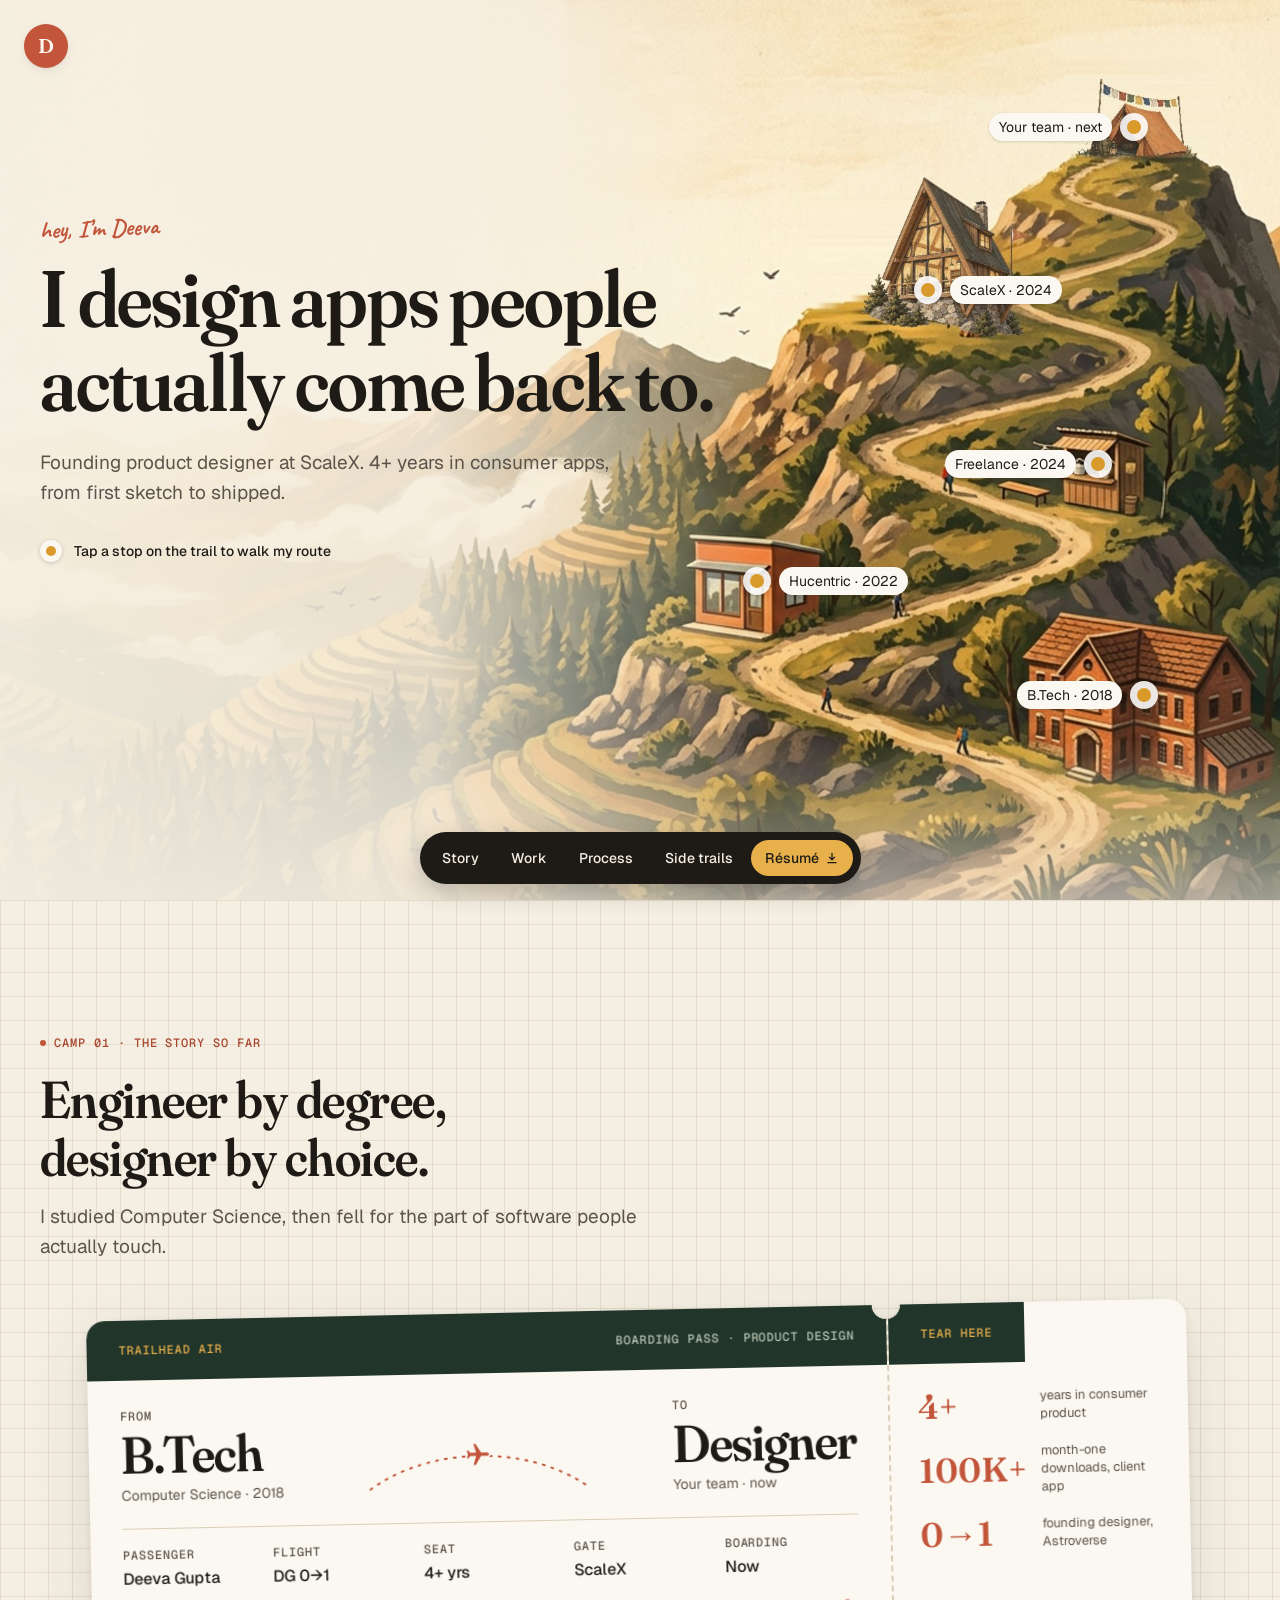
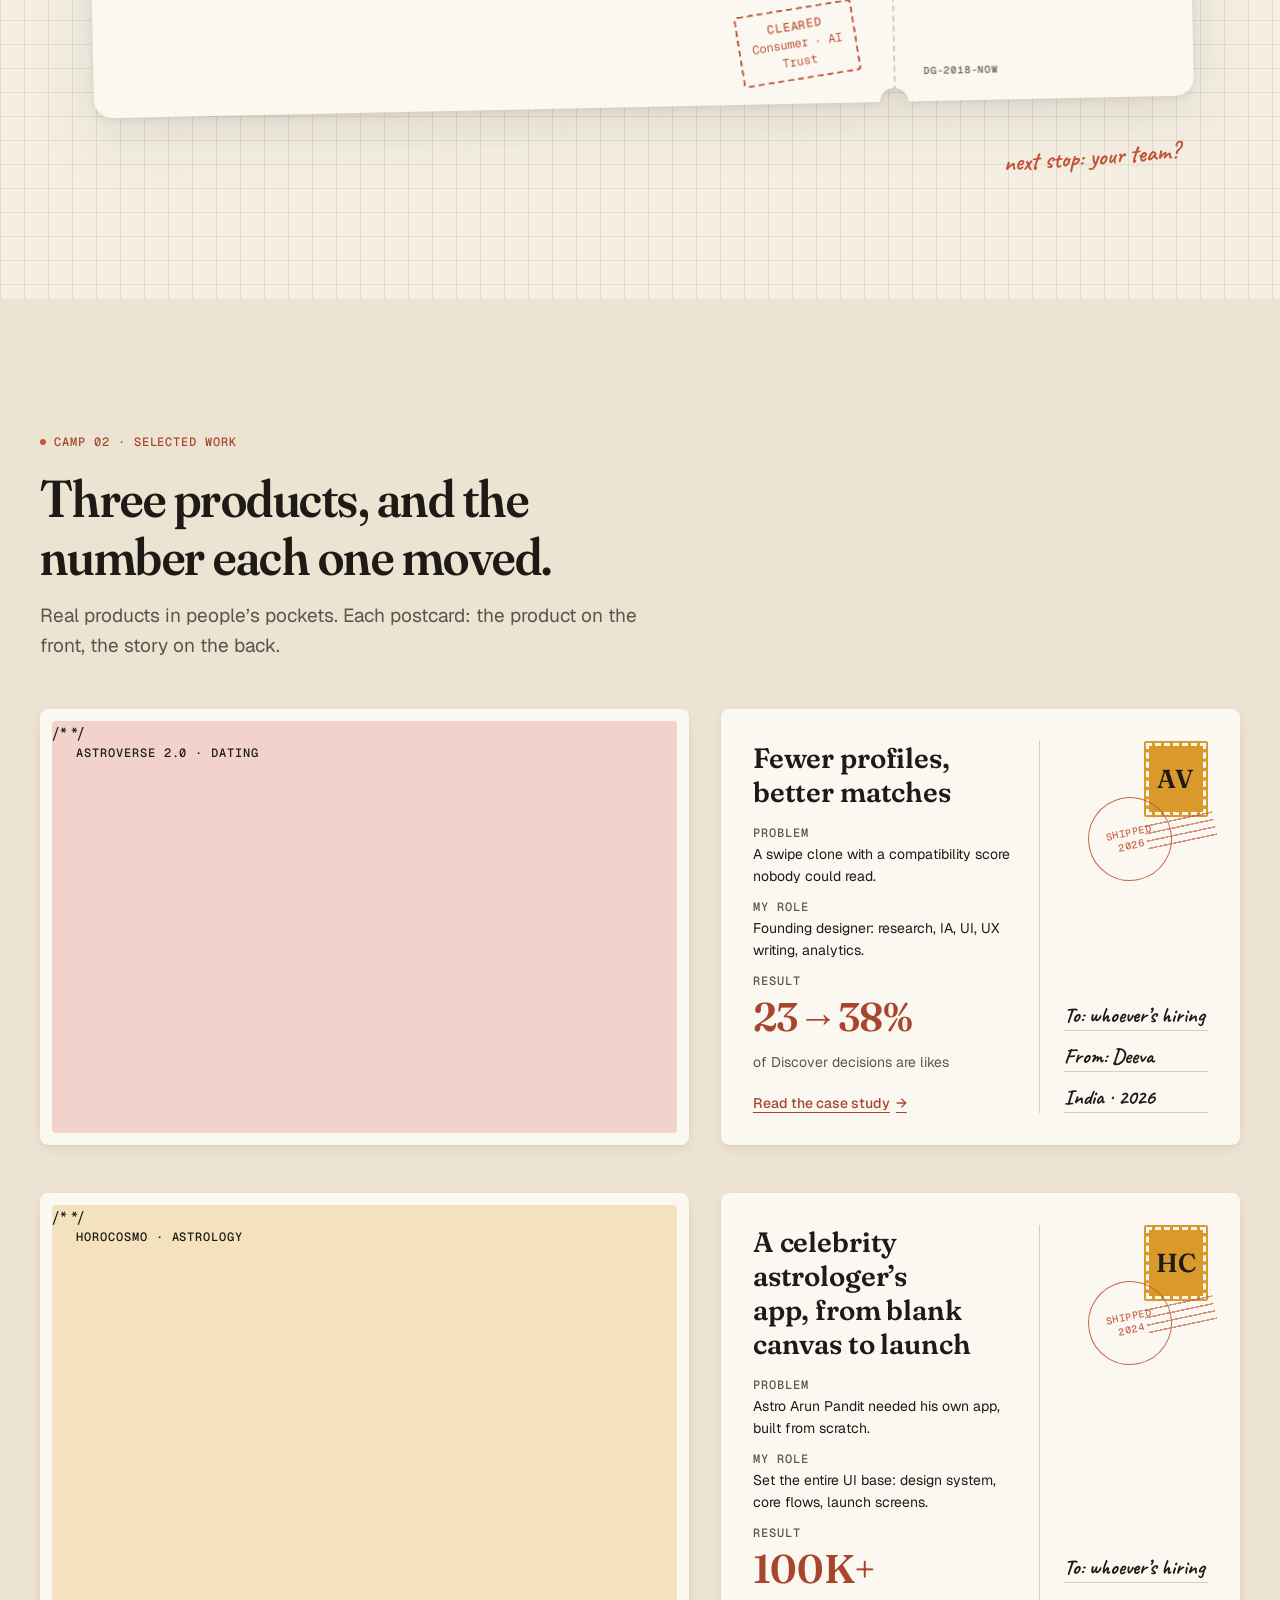
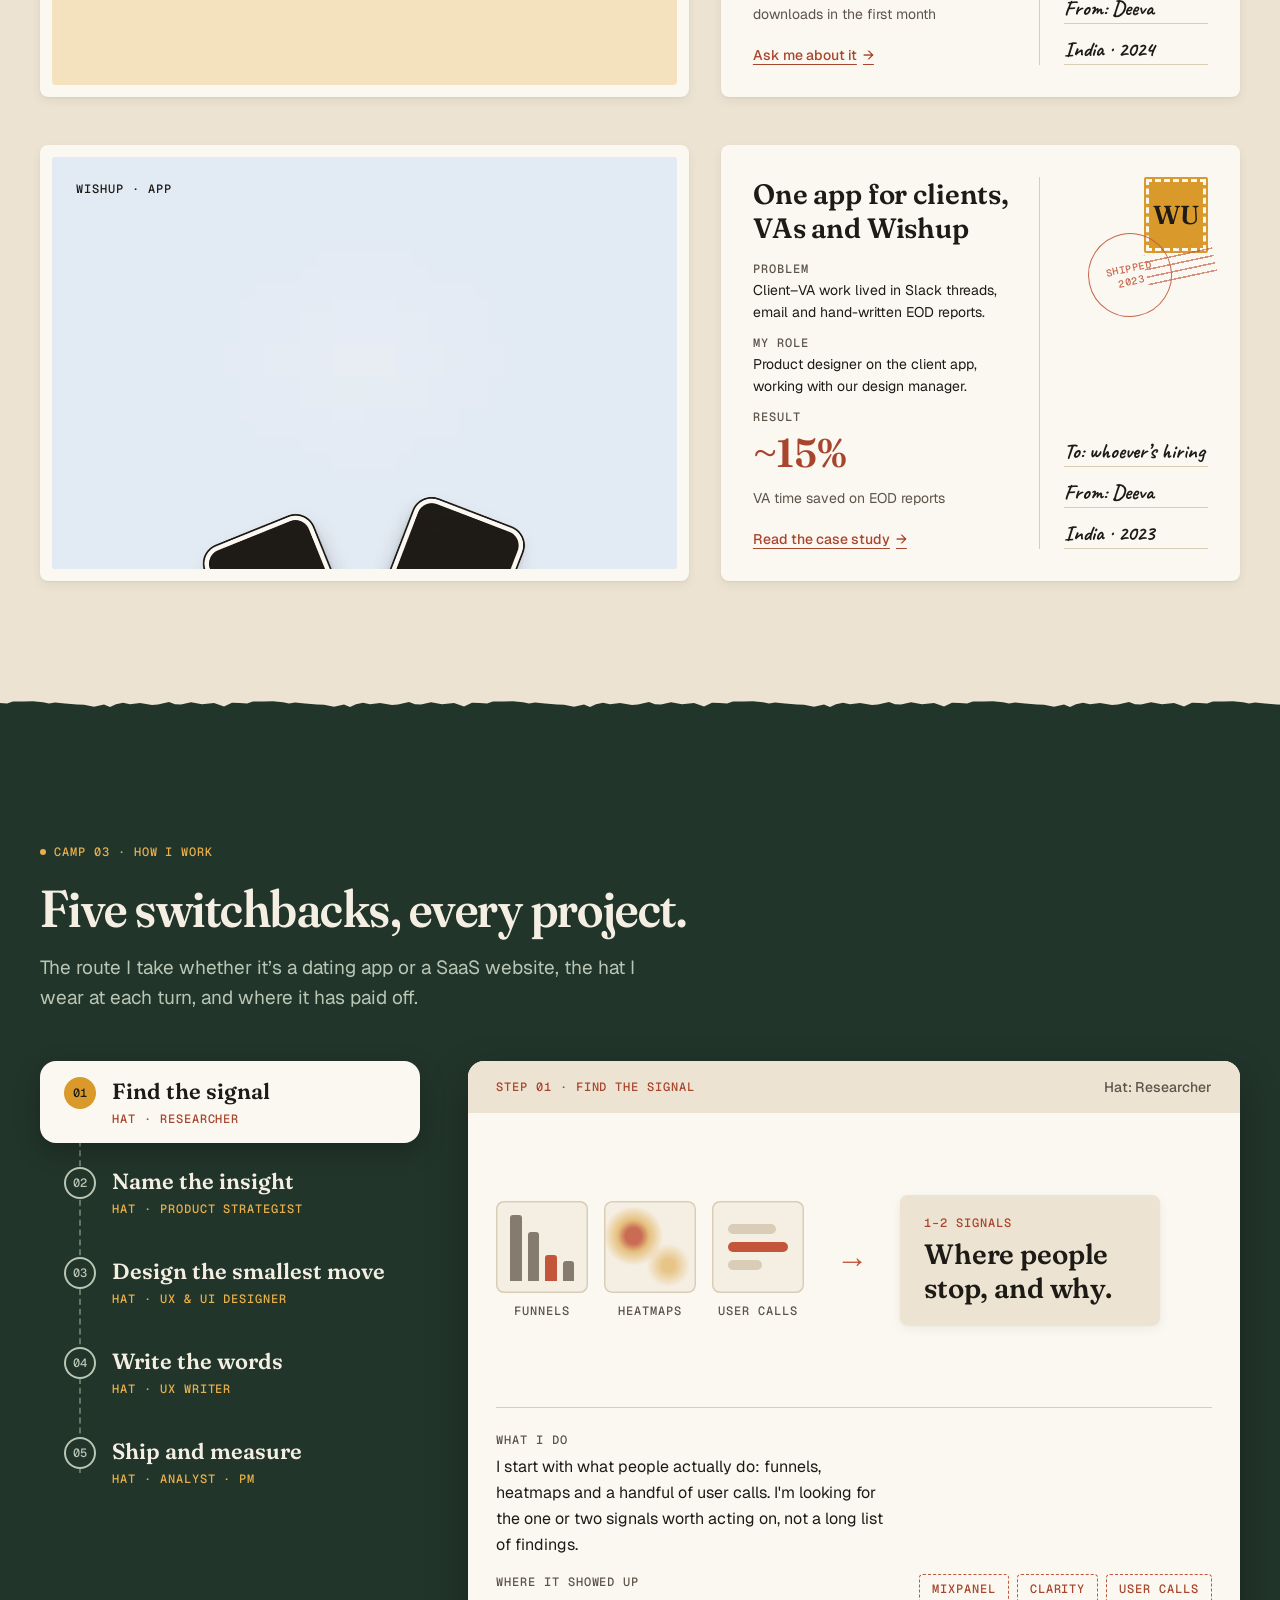
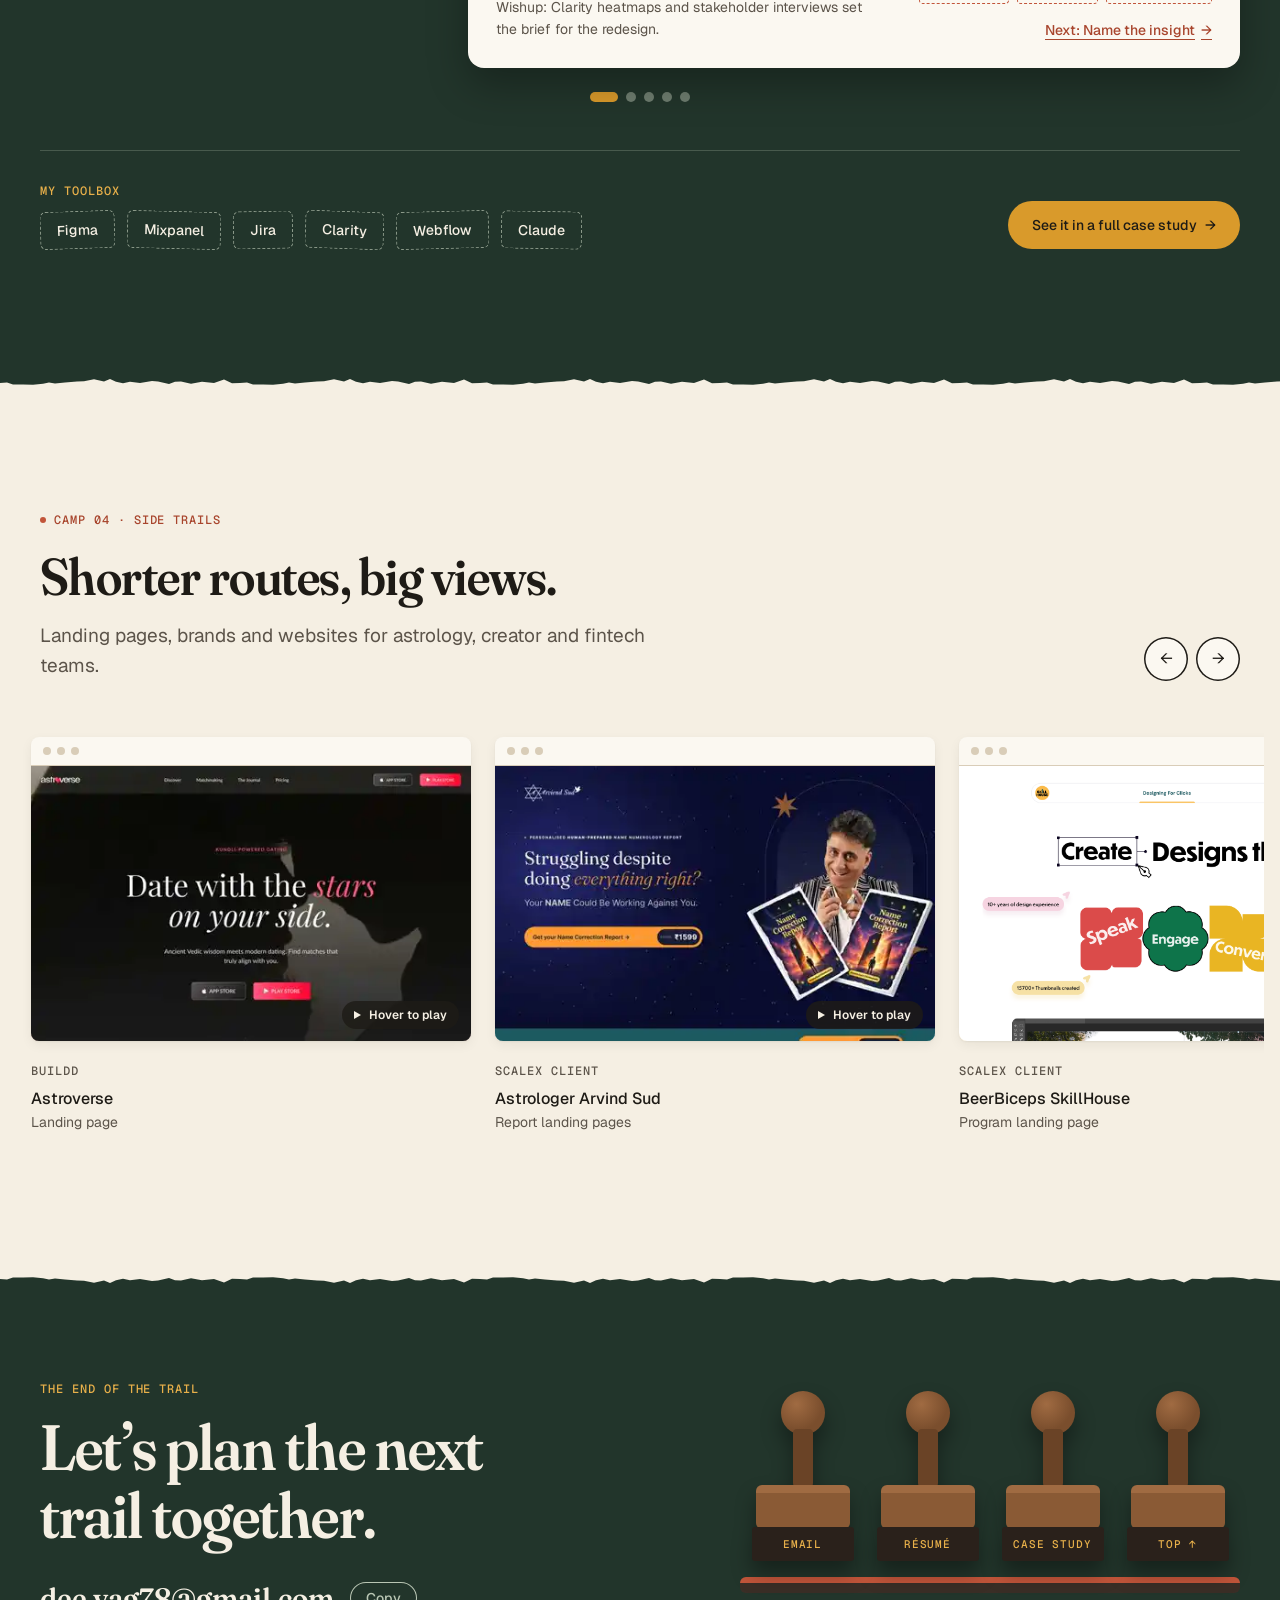
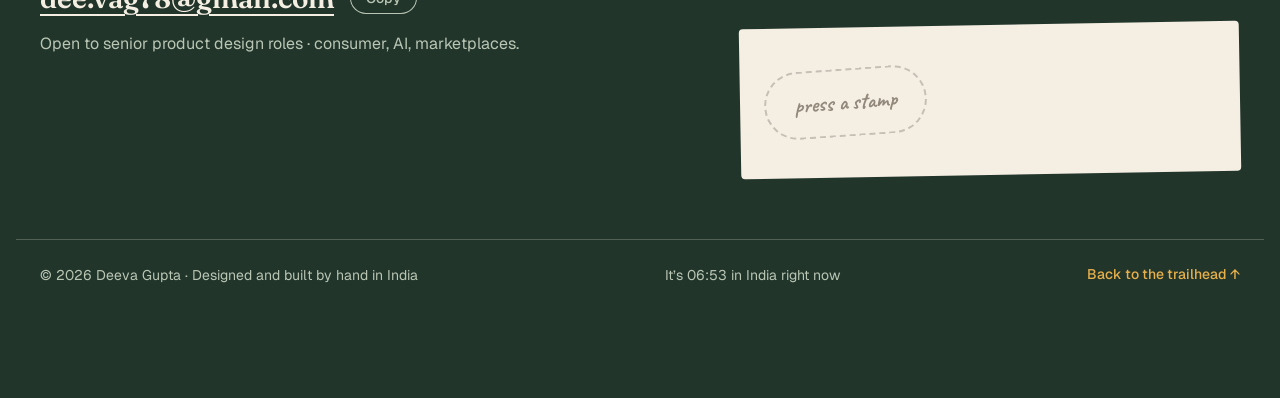
<file: index.html>
<!doctype html>
<html lang="en" class="no-js">
<head>
  <meta charset="utf-8">
  <meta name="viewport" content="width=device-width, initial-scale=1, viewport-fit=cover">
  <title>Deeva Gupta · Product Designer</title>
  <meta name="description" content="Deeva Gupta is a product designer who designs apps people actually come back to. Founding product designer at ScaleX, 4+ years in consumer apps.">
  <meta name="theme-color" content="#F5EFE3">
  <meta property="og:title" content="Deeva Gupta · Product Designer">
  <meta property="og:description" content="I design apps people actually come back to.">
  <meta property="og:image" content="assets/img/trail-sm.jpg">
  <link rel="icon" href="data:image/svg+xml,%3Csvg xmlns='http://www.w3.org/2000/svg' viewBox='0 0 64 64'%3E%3Ccircle cx='32' cy='32' r='32' fill='%23C2553A'/%3E%3Ctext x='32' y='44' text-anchor='middle' font-family='Georgia,serif' font-weight='700' font-size='34' fill='%23FBF8F1'%3ED%3C/text%3E%3C/svg%3E">
  <link rel="preconnect" href="https://fonts.googleapis.com">
  <link rel="preconnect" href="https://fonts.gstatic.com" crossorigin>
  <link rel="stylesheet" href="https://fonts.googleapis.com/css2?family=Caveat:wght@700&family=Fraunces:opsz,wght,SOFT@9..144,600,0..100&family=Geist+Mono:wght@400;500&family=Geist:wght@400;500&display=swap">
  <link rel="preload" as="image" href="assets/img/trail.jpg" imagesrcset="assets/img/trail-sm.jpg 1200w, assets/img/trail.jpg 2400w" imagesizes="100vw">
  <link rel="stylesheet" href="assets/css/site.css">
  <script>document.documentElement.classList.replace('no-js', 'js');</script>
</head>
<body>
  <a class="skip" href="#story">Skip to content</a>

  <header class="topbar">
    <a class="mark" href="#top" aria-label="Deeva Gupta, back to top">D</a>
  </header>

  <main>
    <!-- 01 · HERO: the trail -->
    <section class="hero" id="top" aria-labelledby="hero-title">
      <div class="hero-copy wrap">
        <span class="t-hand hello">hey, I’m Deeva</span>
        <h1 class="t-display-xl" id="hero-title">I design apps people actually come back to.</h1>
        <p class="t-body-l lead">Founding product designer at ScaleX. 4+ years in consumer apps, from first sketch to shipped.</p>
        <p class="hero-hint t-label"><span class="hint-dot" aria-hidden="true"></span>Tap a stop on the trail to walk my route</p>
      </div>
      <div class="hero-art">
        <img src="assets/img/trail.jpg" srcset="assets/img/trail-sm.jpg 1200w, assets/img/trail.jpg 2400w" sizes="100vw" width="2400" height="1325"
             alt="A painted mountain trail climbing past a brick schoolhouse, a cabin, a tea stall and a timber lodge to a camp with prayer flags at the summit.">
        <div class="pins" id="pins" role="list" aria-label="Stops on my career trail"></div>
      </div>
    </section>

    <!-- 02 · STORY: boarding pass -->
    <section class="chapter chapter--grid" id="story" aria-labelledby="story-title">
      <div class="wrap">
        <div class="head reveal">
          <p class="eyebrow t-eyebrow">Camp 01 · The story so far</p>
          <h2 class="t-display-l" id="story-title">Engineer by degree, designer by choice.</h2>
          <p class="t-body-l lead">I studied Computer Science, then fell for the part of software people actually touch.</p>
        </div>
        <div class="object pass-wrap reveal">
          <article class="pass" id="pass" aria-label="Boarding pass: Deeva Gupta, B.Tech to product design">
            <div class="pass-main">
              <header class="pass-band"><span>Trailhead Air</span><span class="pass-band-r">Boarding pass · Product design</span></header>
              <div class="pass-route">
                <div><span class="t-eyebrow muted">From</span><b class="pass-city">B.Tech</b><span class="t-body-s muted">Computer Science · 2018</span></div>
                <div class="pass-arc" aria-hidden="true"><svg viewBox="0 0 220 56"><path d="M2 50 C 62 8 158 8 218 50"/><path class="pass-plane" transform="translate(110 17.5) rotate(90) translate(-13.2 -13.2) scale(1.1)" d="M21 16v-2l-8-5V3.5c0-.83-.67-1.5-1.5-1.5S10 2.67 10 3.5V9l-8 5v2l8-2.5V19l-2 1.5V22l3.5-1 3.5 1v-1.5L13 19v-5.5l8 2.5z"/></svg></div>
                <div><span class="t-eyebrow muted">To</span><b class="pass-city">Designer</b><span class="t-body-s muted">Your team · now</span></div>
              </div>
              <dl class="pass-fields">
                <div><dt class="t-eyebrow">Passenger</dt><dd>Deeva Gupta</dd></div>
                <div><dt class="t-eyebrow">Flight</dt><dd>DG 0→1</dd></div>
                <div><dt class="t-eyebrow">Seat</dt><dd>4+ yrs</dd></div>
                <div><dt class="t-eyebrow">Gate</dt><dd>ScaleX</dd></div>
                <div><dt class="t-eyebrow">Boarding</dt><dd>Now</dd></div>
              </dl>
              <span class="stamp pass-stamp" aria-hidden="true"><b>Cleared</b><span>Consumer · AI</span><span>Trust</span></span>
            </div>
            <div class="pass-tail">
              <div class="packed" id="packed">
                <span class="t-eyebrow accent">Packed for the climb</span>
                <ul class="chips">
                  <li class="chip">Research</li><li class="chip">Flows &amp; IA</li><li class="chip">UX writing</li>
                  <li class="chip">Design systems</li><li class="chip">Analytics</li><li class="chip">AI products</li>
                </ul>
                <button class="link" type="button" id="stub-back">Put the stub back</button>
              </div>
              <button class="pass-stub" type="button" id="stub" aria-controls="packed" aria-expanded="false">
                <span class="pass-band"><span>Tear here</span></span>
                <span class="stub-stats">
                  <span><b>4+</b><i>years in consumer product</i></span>
                  <span><b>100K+</b><i>month-one downloads, client app</i></span>
                  <span><b>0→1</b><i>founding designer, Astroverse</i></span>
                </span>
                <span class="barcode" aria-hidden="true"></span>
                <span class="t-eyebrow muted barcode-id">DG-2018-NOW</span>
                <span class="sr-only">Tear off the stub to see the skills I packed</span>
              </button>
            </div>
          </article>
          <p class="t-hand pass-next" aria-hidden="true">next stop: your team?</p>
        </div>
      </div>
    </section>

    <!-- 03 · WORK: postcards -->
    <section class="chapter chapter--alt" id="work" aria-labelledby="work-title">
      <div class="wrap">
        <div class="head reveal">
          <p class="eyebrow t-eyebrow">Camp 02 · Selected work</p>
          <h2 class="t-display-l" id="work-title">Three products, and the number each one moved.</h2>
          <p class="t-body-l lead">Real products in people’s pockets. Each postcard: the product on the front, the story on the back.</p>
        </div>
        <div class="object cards" id="cards"></div>
      </div>
    </section>

    <!-- 04 · HOW I WORK: process + hats + tools, proof from several projects -->
    <section class="chapter chapter--dark" id="process" aria-labelledby="process-title">
      <div class="wrap">
        <div class="head reveal">
          <p class="eyebrow t-eyebrow">Camp 03 · How I work</p>
          <h2 class="t-display-l" id="process-title">Five switchbacks, every project.</h2>
          <p class="t-body-l lead">The route I take whether it’s a dating app or a SaaS website, the hat I wear at each turn, and where it has paid off.</p>
        </div>
        <div class="object journey reveal">
          <div class="steps" role="tablist" aria-label="Five switchbacks" id="steps"></div>
          <div class="window" id="step-panel" role="tabpanel" tabindex="0"></div>
        </div>
        <div class="step-dots" id="step-dots" aria-hidden="true"></div>
        <div class="astro-foot reveal">
          <div>
            <p class="t-eyebrow toolbox-label">My toolbox</p>
            <ul class="toolbox" id="toolbox"></ul>
          </div>
          <a class="btn btn--primary" href="astroverse.html">See it in a full case study <span class="arrow" aria-hidden="true">→</span></a>
        </div>
      </div>
    </section>

    <!-- 05 · WEBSITES: souvenir shelf -->
    <section class="chapter" id="sites" aria-labelledby="sites-title">
      <div class="wrap">
        <div class="head-row">
          <div class="head reveal">
            <p class="eyebrow t-eyebrow">Camp 04 · Side trails</p>
            <h2 class="t-display-l" id="sites-title">Shorter routes, big views.</h2>
            <p class="t-body-l lead">Landing pages, brands and websites for astrology, creator and fintech teams.</p>
          </div>
          <div class="shelf-nav">
            <button class="round-btn" type="button" data-shelf="-1" aria-label="Previous websites"><span aria-hidden="true">←</span></button>
            <button class="round-btn" type="button" data-shelf="1" aria-label="More websites"><span aria-hidden="true">→</span></button>
          </div>
        </div>
        <ul class="object shelf" id="shelf" tabindex="0" aria-label="Websites and brands"></ul>
      </div>
    </section>

    <!-- 07 · OFF THE CLOCK: fridge door -->
    <!-- HIDDEN for now: delete the `hidden` attribute on this section and on the "Off the clock" nav link to bring it back -->
    <section class="chapter chapter--dark" id="off-the-clock" aria-labelledby="clock-title" hidden>
      <div class="wrap">
        <div class="head reveal">
          <p class="eyebrow t-eyebrow">Camp 05 · Off the clock</p>
          <h2 class="t-display-l" id="clock-title">A magnet from every place, and what a local told me.</h2>
          <p class="t-body-l lead">Treks, road trips and the one tip no guidebook has. Drag the magnets; tap one for its story.</p>
        </div>
        <div class="object fridge-wrap">
          <div class="fridge" id="fridge" role="group" aria-label="Fridge door with magnets. Use a magnet to read its tip.">
            <span class="t-hand">drag me around</span>
          </div>
          <article class="tip-card" id="tip" aria-live="polite"></article>
        </div>
      </div>
    </section>

    <!-- 08 · SAY HELLO: post office desk + corkboard wall -->
    <!-- HIDDEN for now: delete the `hidden` attribute on this section, the nav link and (case studies) the buttons to bring Say hello back -->
    <section class="chapter chapter--kraft" id="hello" aria-labelledby="hello-title" hidden>
      <div class="wrap">
        <div class="head reveal">
          <p class="eyebrow t-eyebrow">Summit · Say hello</p>
          <h2 class="t-display-l" id="hello-title">Send me a postcard.</h2>
          <p class="t-body-l lead">Hiring, collaborating, or just saying hi? Pick a stamp, write on the back, drop it in the postbox.</p>
        </div>

        <div class="object desk reveal" id="desk">
          <div class="stamp-sheet" role="radiogroup" aria-label="Pick a stamp">
            <p class="t-eyebrow">1 · Pick a stamp</p>
            <div class="stamps">
              <button class="pick" type="button" role="radio" aria-checked="true" data-front="trail"><span class="pick-art art-trail"></span><span class="pick-label">₹5 · Trail</span></button>
              <button class="pick" type="button" role="radio" aria-checked="false" data-front="summit"><span class="pick-art art-summit"></span><span class="pick-label">₹5 · Summit</span></button>
              <button class="pick" type="button" role="radio" aria-checked="false" data-front="fridge"><span class="pick-art art-fridge"></span><span class="pick-label">₹5 · Fridge</span></button>
            </div>
          </div>

          <form class="pc-form" id="pc-form" novalidate>
            <div class="write">
              <label class="dear" for="pc-msg">Dear Deeva,</label>
              <textarea id="pc-msg" name="message" maxlength="400" placeholder="2 · Write on the back…" required aria-describedby="pc-count pc-msg-err"></textarea>
              <p class="count t-body-s" id="pc-count">0 / 400</p>
              <p class="err t-body-s field" id="pc-msg-err" role="alert"></p>
            </div>
            <span class="rule" aria-hidden="true"></span>
            <div class="side">
              <div class="side-top" aria-hidden="true">
                <span class="postmark-ring">Posted<br>India</span>
                <span class="stamp-slot" id="stamp-slot"><span class="pick-art art-trail" id="slot-art"></span></span>
              </div>
              <div class="field">
                <label class="t-eyebrow" for="pc-name">From</label>
                <input id="pc-name" name="name" autocomplete="name" required aria-describedby="pc-name-err">
                <p class="err t-body-s" id="pc-name-err" role="alert"></p>
              </div>
              <div class="field">
                <label class="t-eyebrow" for="pc-email">Reply to (email)</label>
                <input id="pc-email" name="email" type="email" autocomplete="email" inputmode="email" required aria-describedby="pc-email-err">
                <p class="err t-body-s" id="pc-email-err" role="alert"></p>
              </div>
              <label class="check t-body-s">
                <input type="checkbox" name="wall" id="pc-wall">
                <span>Pin it to the wall<small>Only your message and first name. I approve every card first.</small></span>
              </label>
              <button class="btn btn--primary" type="submit">Drop it in <span class="arrow" aria-hidden="true">→</span></button>
            </div>
          </form>

          <div class="sent" id="sent" tabindex="-1" hidden>
            <span class="stamp"><b>Posted</b><span id="sent-date"></span></span>
            <h3 class="t-display-m">Your postcard is on its way.</h3>
            <p class="t-body" id="sent-msg">I read every one and reply within a few days.</p>
            <button class="link" type="button" id="pc-again">Write another <span class="arrow" aria-hidden="true">→</span></button>
          </div>

          <figure class="postbox" id="postbox" aria-hidden="true">
            <span class="t-hand postbox-note">drop it in</span>
            <svg viewBox="0 0 200 560">
              <path d="M10 110 A90 90 0 0 1 190 110 V490 H10 Z" fill="#B8312A"/>
              <rect x="10" y="108" width="180" height="8" fill="#8E241F" opacity=".6"/>
              <rect x="40" y="150" width="120" height="14" rx="7" fill="#1E1B16"/>
              <rect x="50" y="190" width="100" height="64" rx="4" fill="#F5EFE3"/>
              <text x="100" y="214" text-anchor="middle" font-family="Geist Mono, monospace" font-size="10" letter-spacing="1" fill="#B8312A">LETTER BOX</text>
              <text x="100" y="240" text-anchor="middle" font-family="Geist, sans-serif" font-size="15" font-weight="500" fill="#B8312A">पत्र पेटी</text>
              <rect x="60" y="290" width="80" height="50" rx="6" fill="#8E241F" opacity=".5"/>
              <rect x="92" y="312" width="16" height="6" rx="3" fill="#E8B04A"/>
              <rect x="24" y="40" width="40" height="150" rx="20" fill="#fff" opacity=".12"/>
              <rect x="0" y="480" width="200" height="30" rx="4" fill="#3A2E26"/>
              <rect x="20" y="510" width="160" height="50" rx="2" fill="#2A211B"/>
            </svg>
          </figure>
        </div>

        <div class="wall-head">
          <h3 class="t-display-m">The wall</h3>
          <p class="t-body-s">Postcards from people who climbed this far. I approve every one.</p>
        </div>
        <div class="corkboard"><ul class="wall" id="wall"></ul></div>
      </div>
    </section>
  </main>

  <footer class="foot" id="foot">
    <div class="wrap foot-grid">
      <div class="foot-copy">
        <p class="t-eyebrow">The end of the trail</p>
        <h2 class="foot-title">Let’s plan the next trail together.</h2>
        <p class="foot-email"><a href="mailto:dee.vag78@gmail.com" id="email-link">dee.vag78@gmail.com</a> <button class="chip-btn" type="button" id="copy-email">Copy</button></p>
        <p class="t-body muted">Open to senior product design roles · consumer, AI, marketplaces.</p>
      </div>
      <div class="stampdesk">
        <div class="rstamps" id="rstamps" role="group" aria-label="Rubber stamps"></div>
        <span class="inkpad" aria-hidden="true"></span>
        <div class="strip" id="strip" aria-live="polite"><span class="imprint ghost t-hand">press a stamp</span></div>
      </div>
    </div>
    <div class="wrap foot-bar">
      <p class="t-body-s">© 2026 Deeva Gupta · Designed and built by hand in India</p>
      <p class="t-body-s" id="clock">IST · probably sketching</p>
      <a class="t-label foot-top" href="#top">Back to the trailhead ↑</a>
    </div>
  </footer>

  <nav class="nav" aria-label="Sections">
    <a href="#story">Story</a>
    <a href="#work">Work</a>
    <a href="#process">Process</a>
    <a href="#sites">Side trails</a>
    <a href="#off-the-clock" class="nav-long" hidden>Off the clock</a>
    <a href="#hello" class="nav-hello" hidden>Say hello</a>
    <a href="assets/Deeva%20Gupta%20Resume.pdf" class="nav-resume" target="_blank" rel="noopener" data-resume>Résumé<svg width="14" height="14" viewBox="0 0 24 24" fill="none" stroke="currentColor" stroke-width="2.2" stroke-linecap="round" stroke-linejoin="round" aria-hidden="true"><path d="M12 4v11m0 0-4.5-4.5M12 15l4.5-4.5M5 20h14"/></svg></a>
  </nav>

  <!-- journey stop sheet -->
  <div class="sheet-backdrop" id="sheet-backdrop" hidden></div>
  <section class="sheet" id="sheet" role="dialog" aria-modal="true" aria-labelledby="sheet-title" hidden>
    <span class="sheet-grip" aria-hidden="true"></span>
    <button class="sheet-close" type="button" id="sheet-close" aria-label="Close"><svg width="20" height="20" viewBox="0 0 24 24" fill="none" stroke="currentColor" stroke-width="2" stroke-linecap="round"><path d="M6 6l12 12M18 6 6 18"/></svg></button>
    <p class="t-eyebrow accent" id="sheet-eyebrow"></p>
    <h2 class="t-display-m" id="sheet-title"></h2>
    <p class="t-label role" id="sheet-role"></p>
    <p class="t-body body" id="sheet-body"></p>
    <p class="t-hand note" id="sheet-note"></p>
    <a class="link sheet-link" id="sheet-link" href="#" hidden></a>
    <div class="sheet-foot">
      <button class="link prev" type="button" id="sheet-prev"><span aria-hidden="true">←</span> Previous stop</button>
      <button class="link" type="button" id="sheet-next">Next stop <span class="arrow" aria-hidden="true">→</span></button>
    </div>
  </section>

  <script type="module" src="assets/js/main.js"></script>
</body>
</html>
</file>
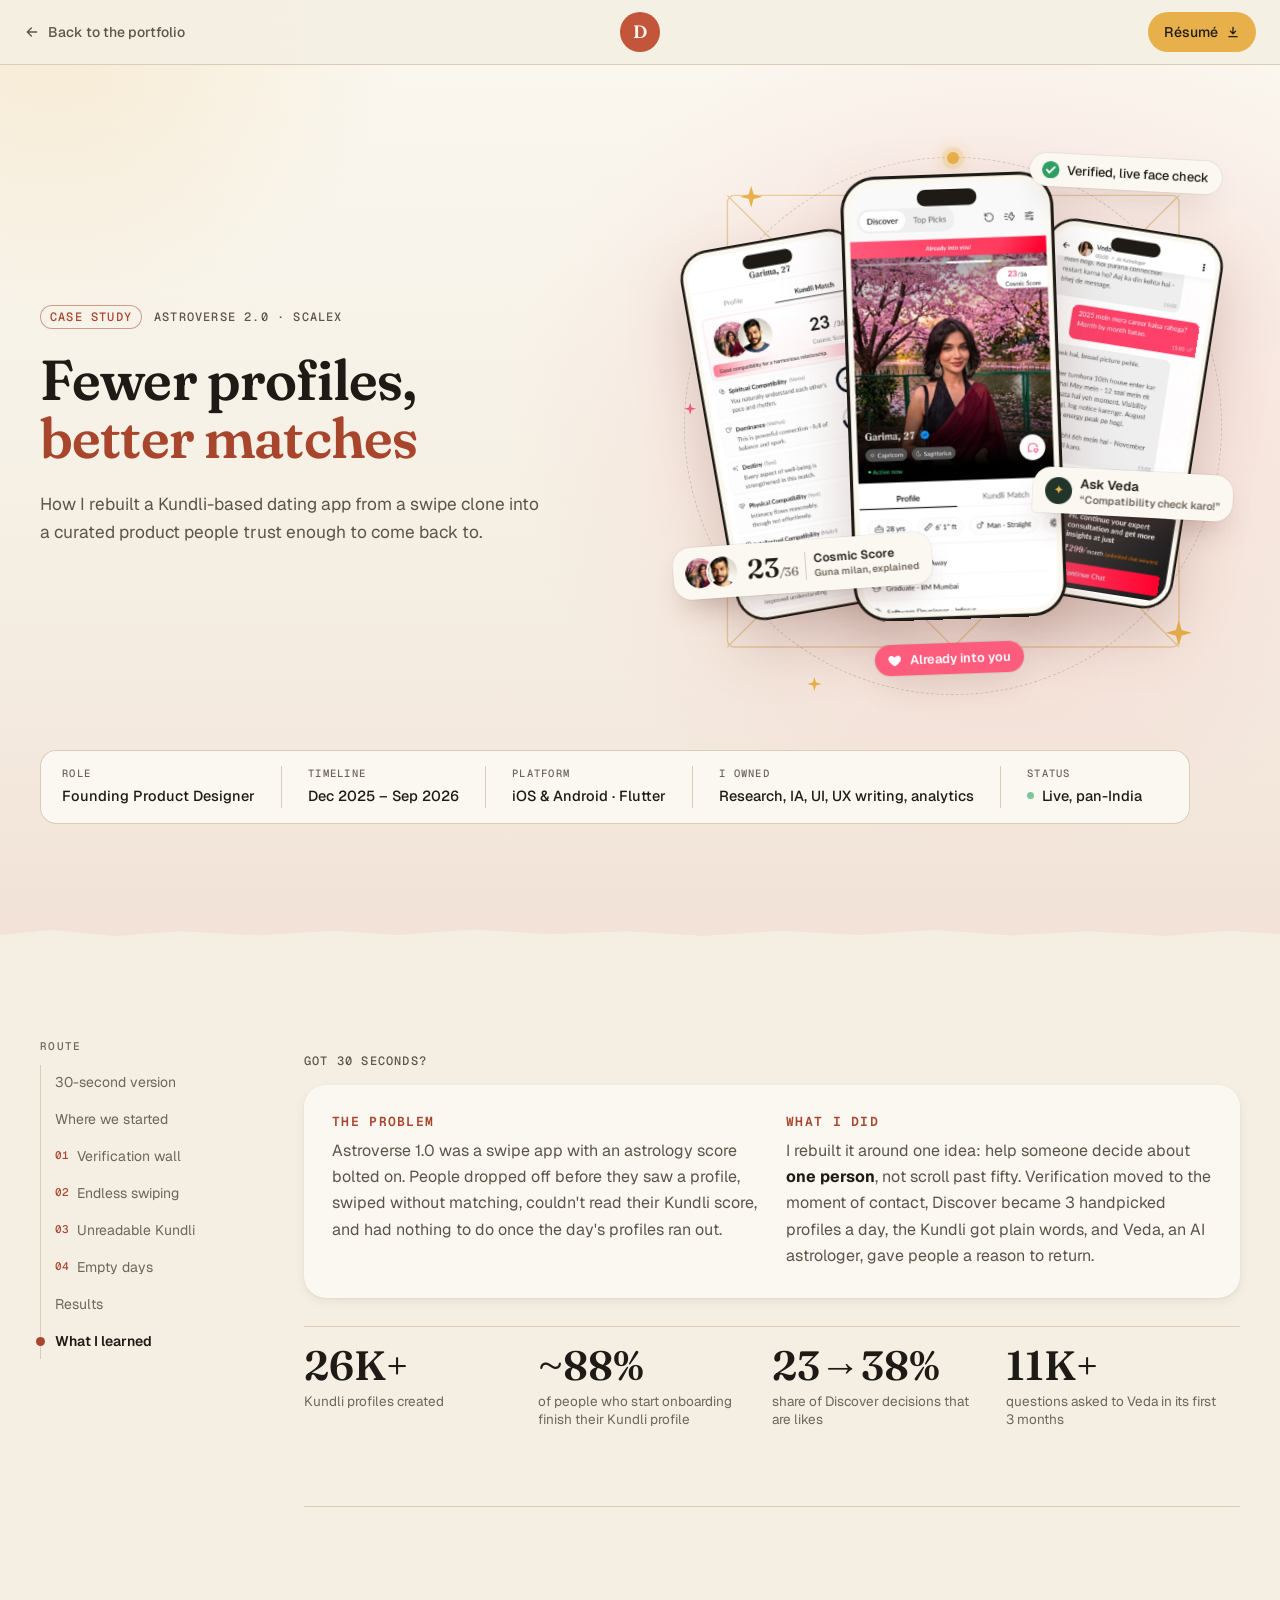
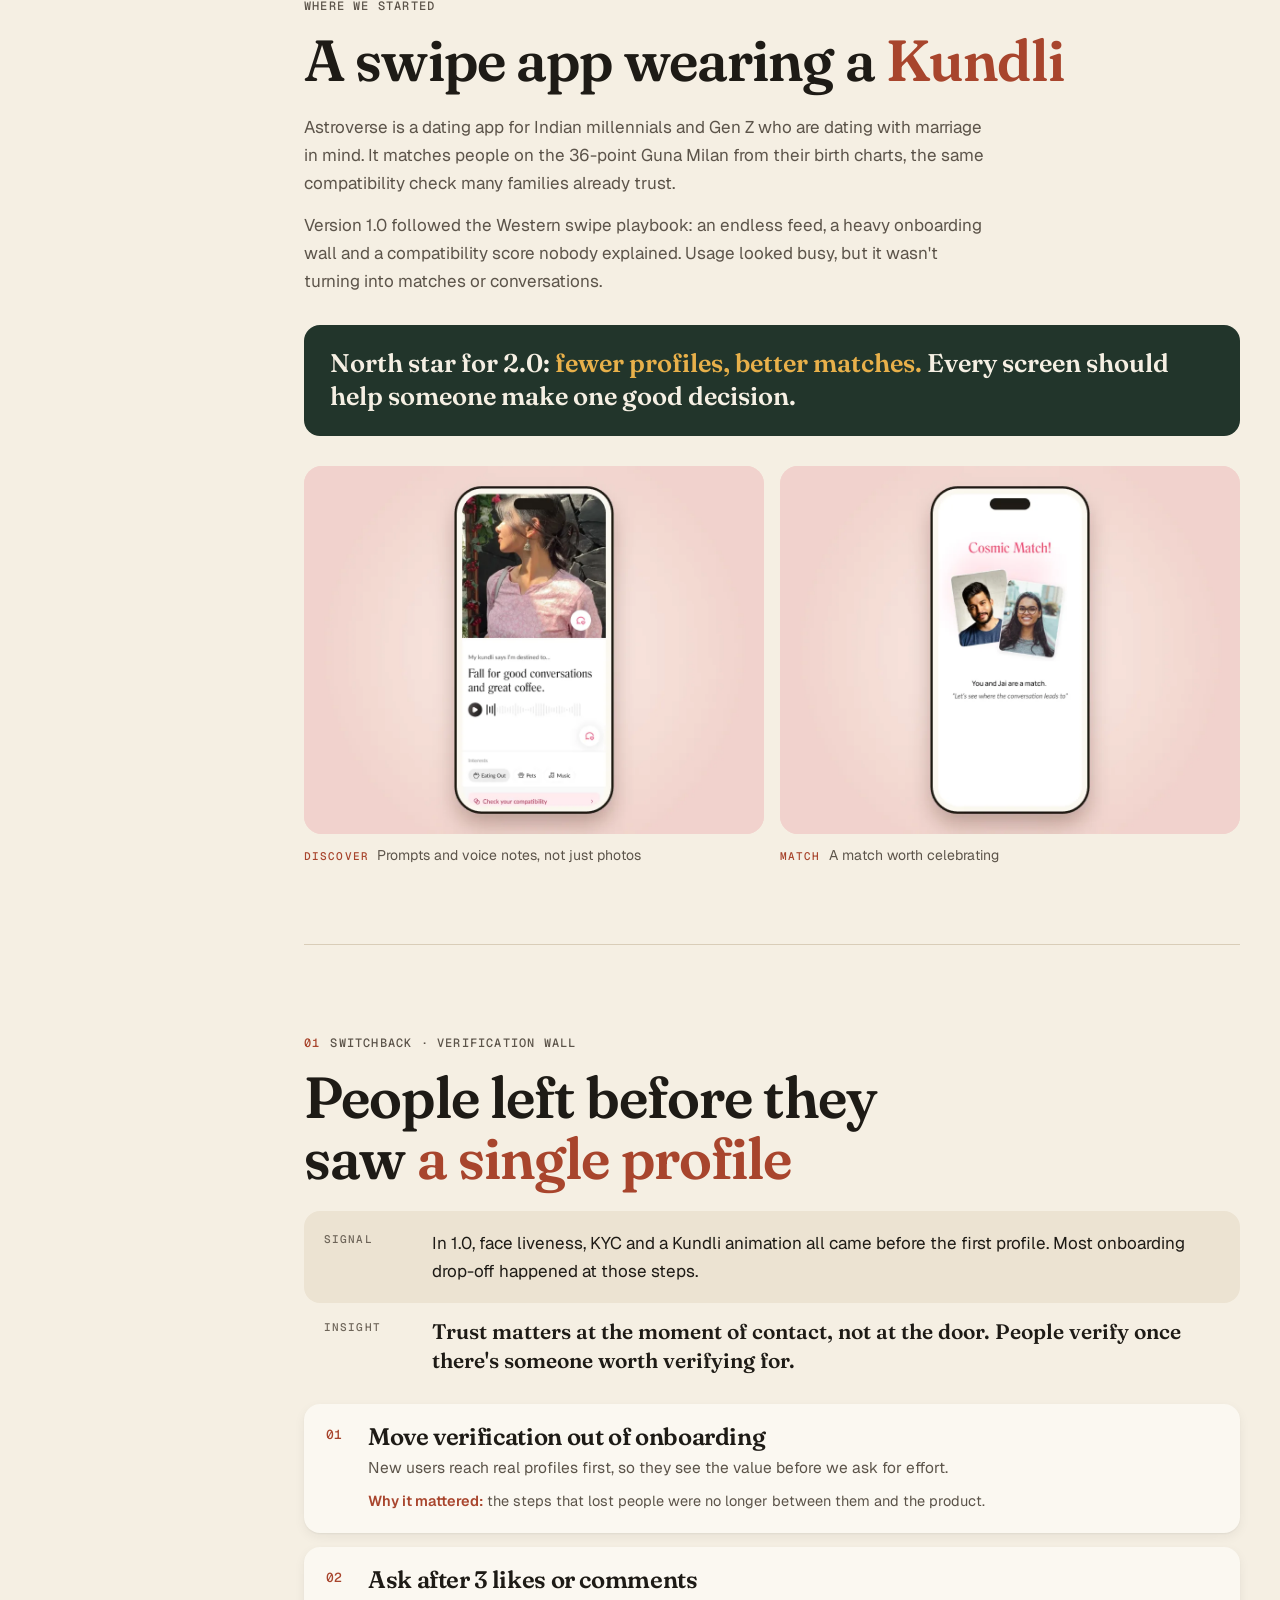
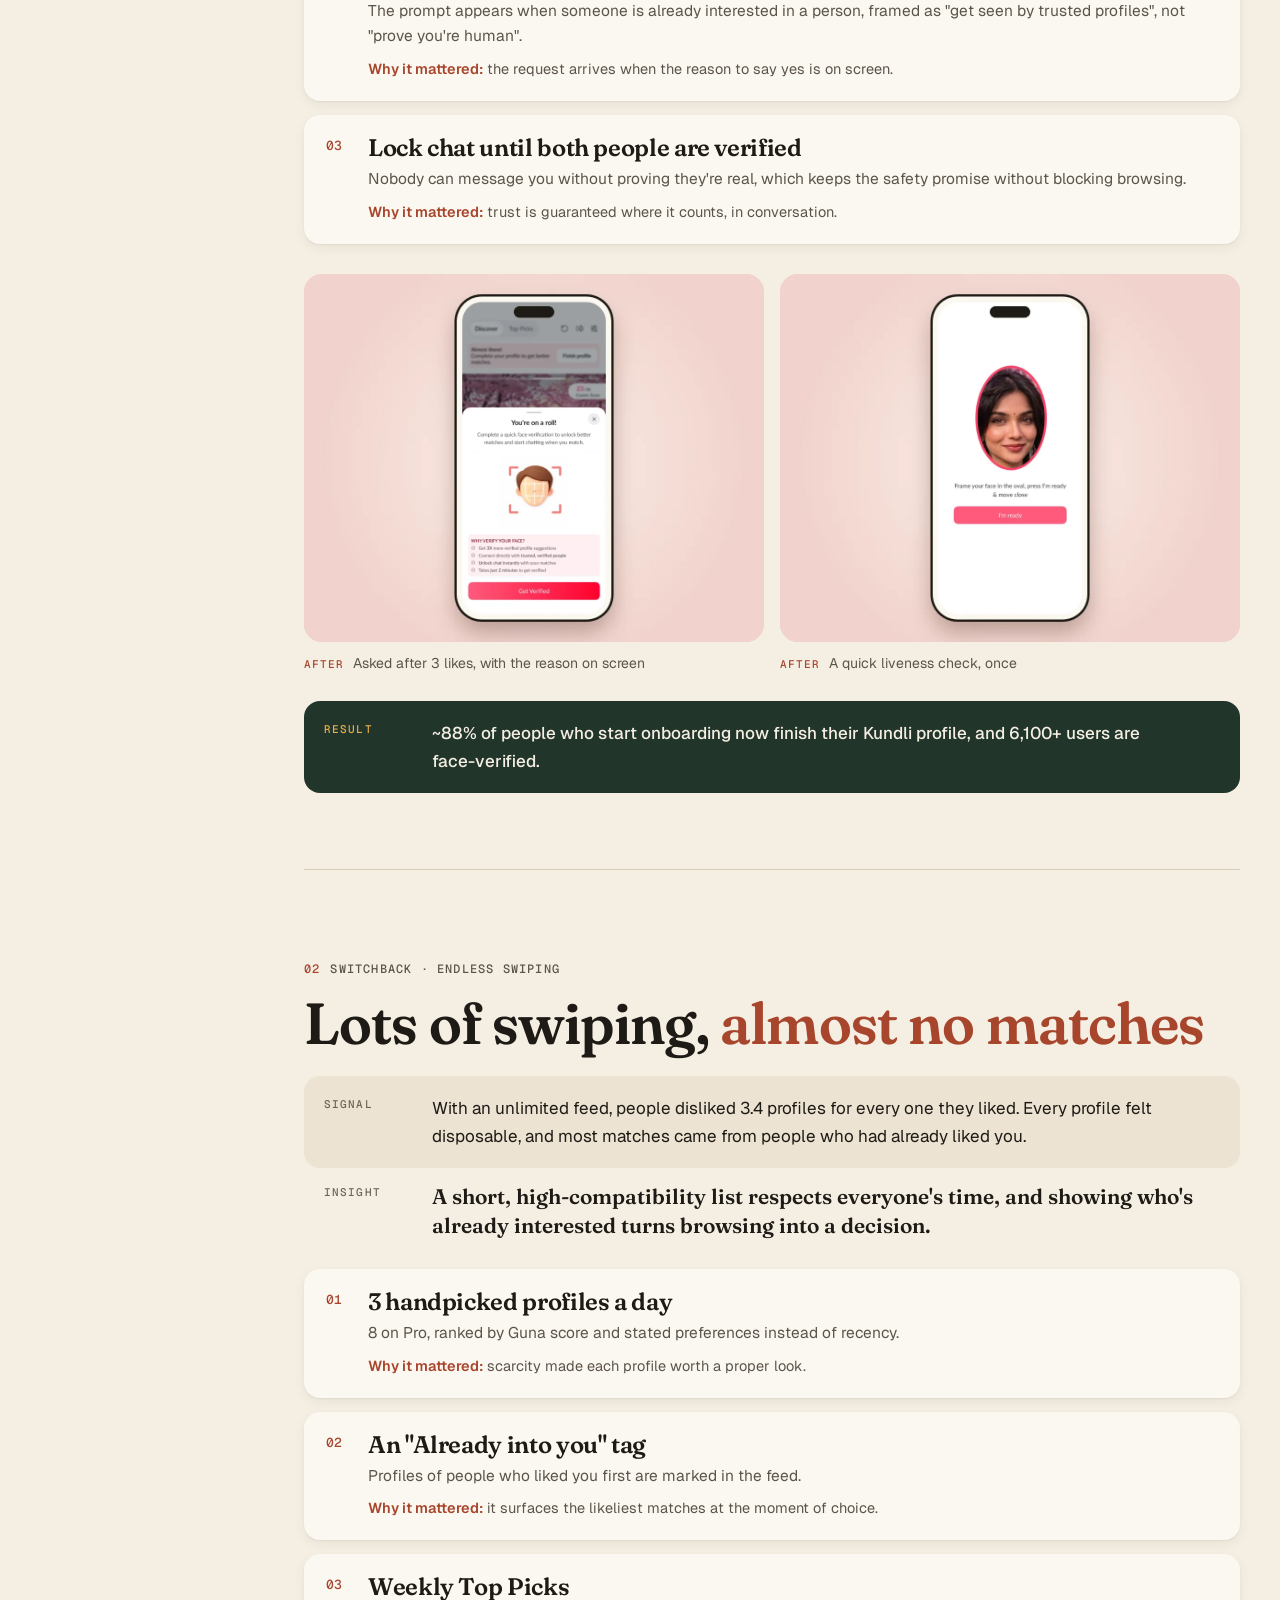
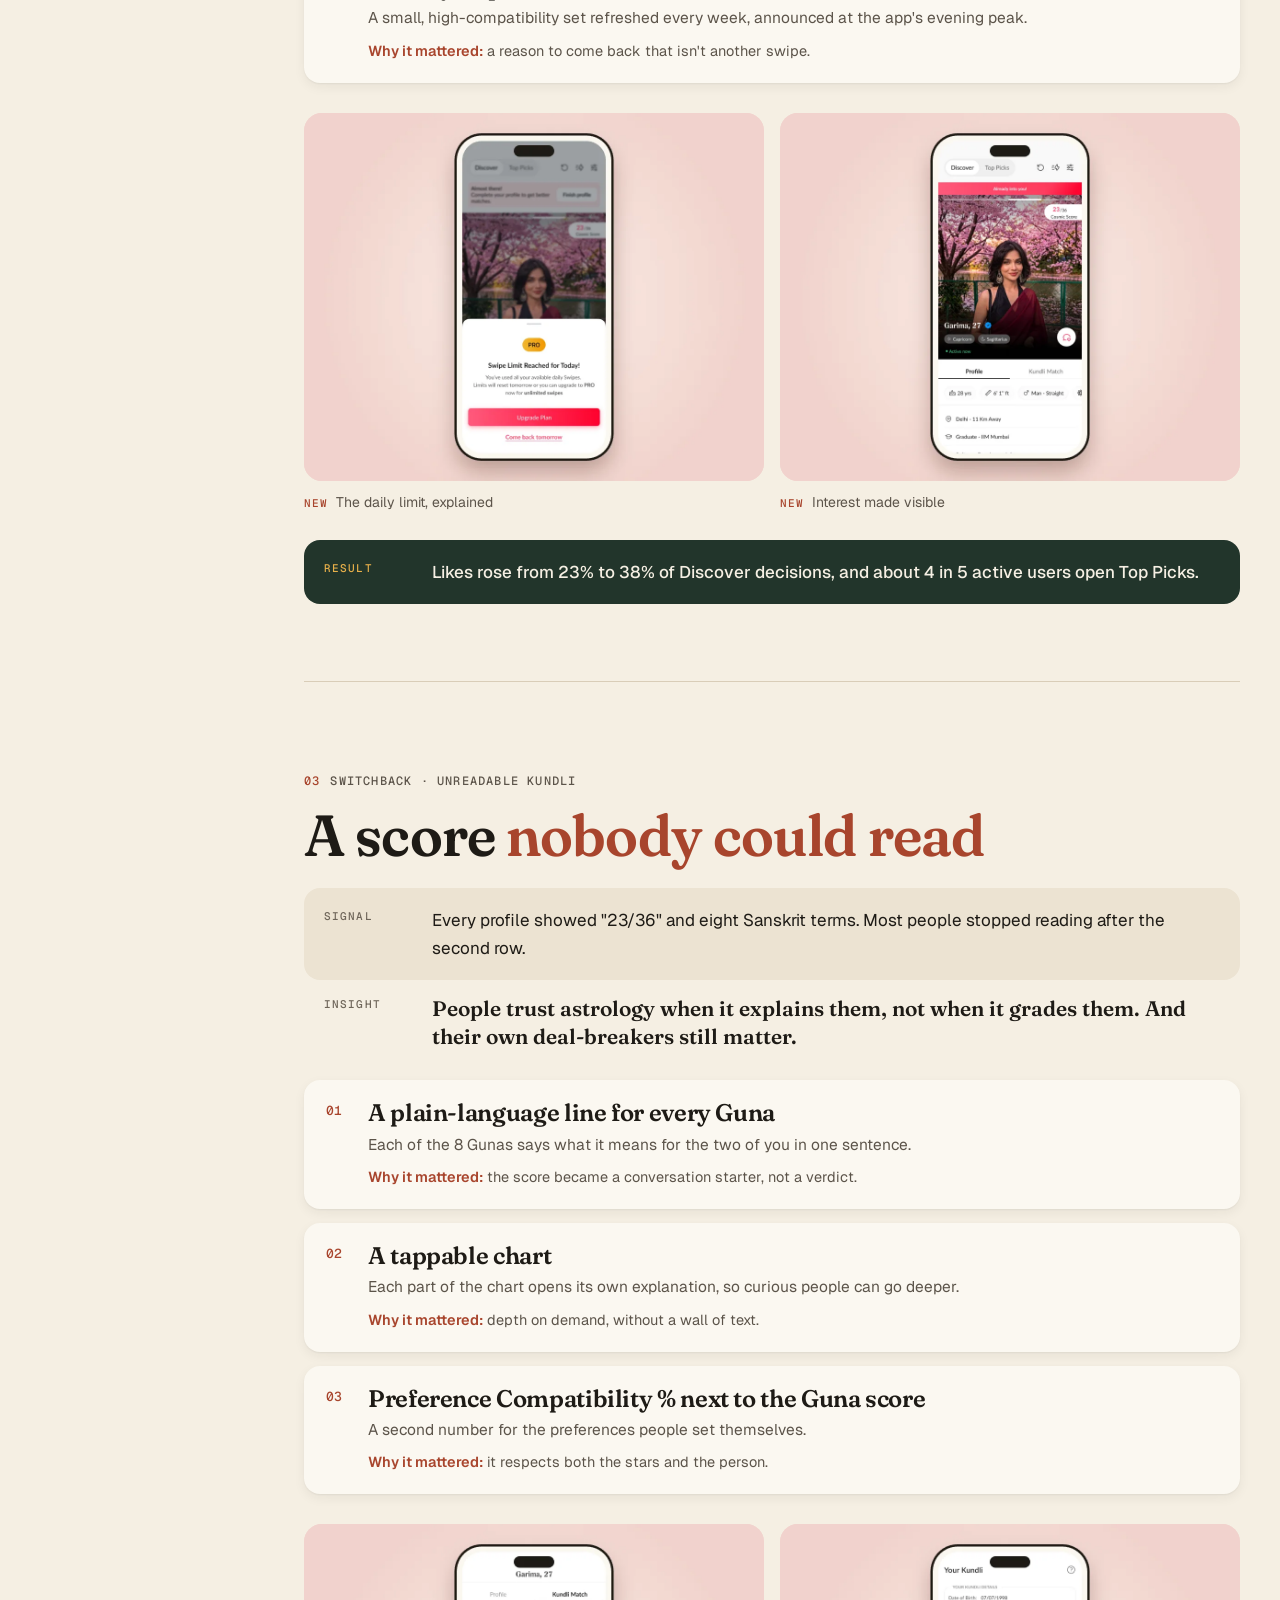
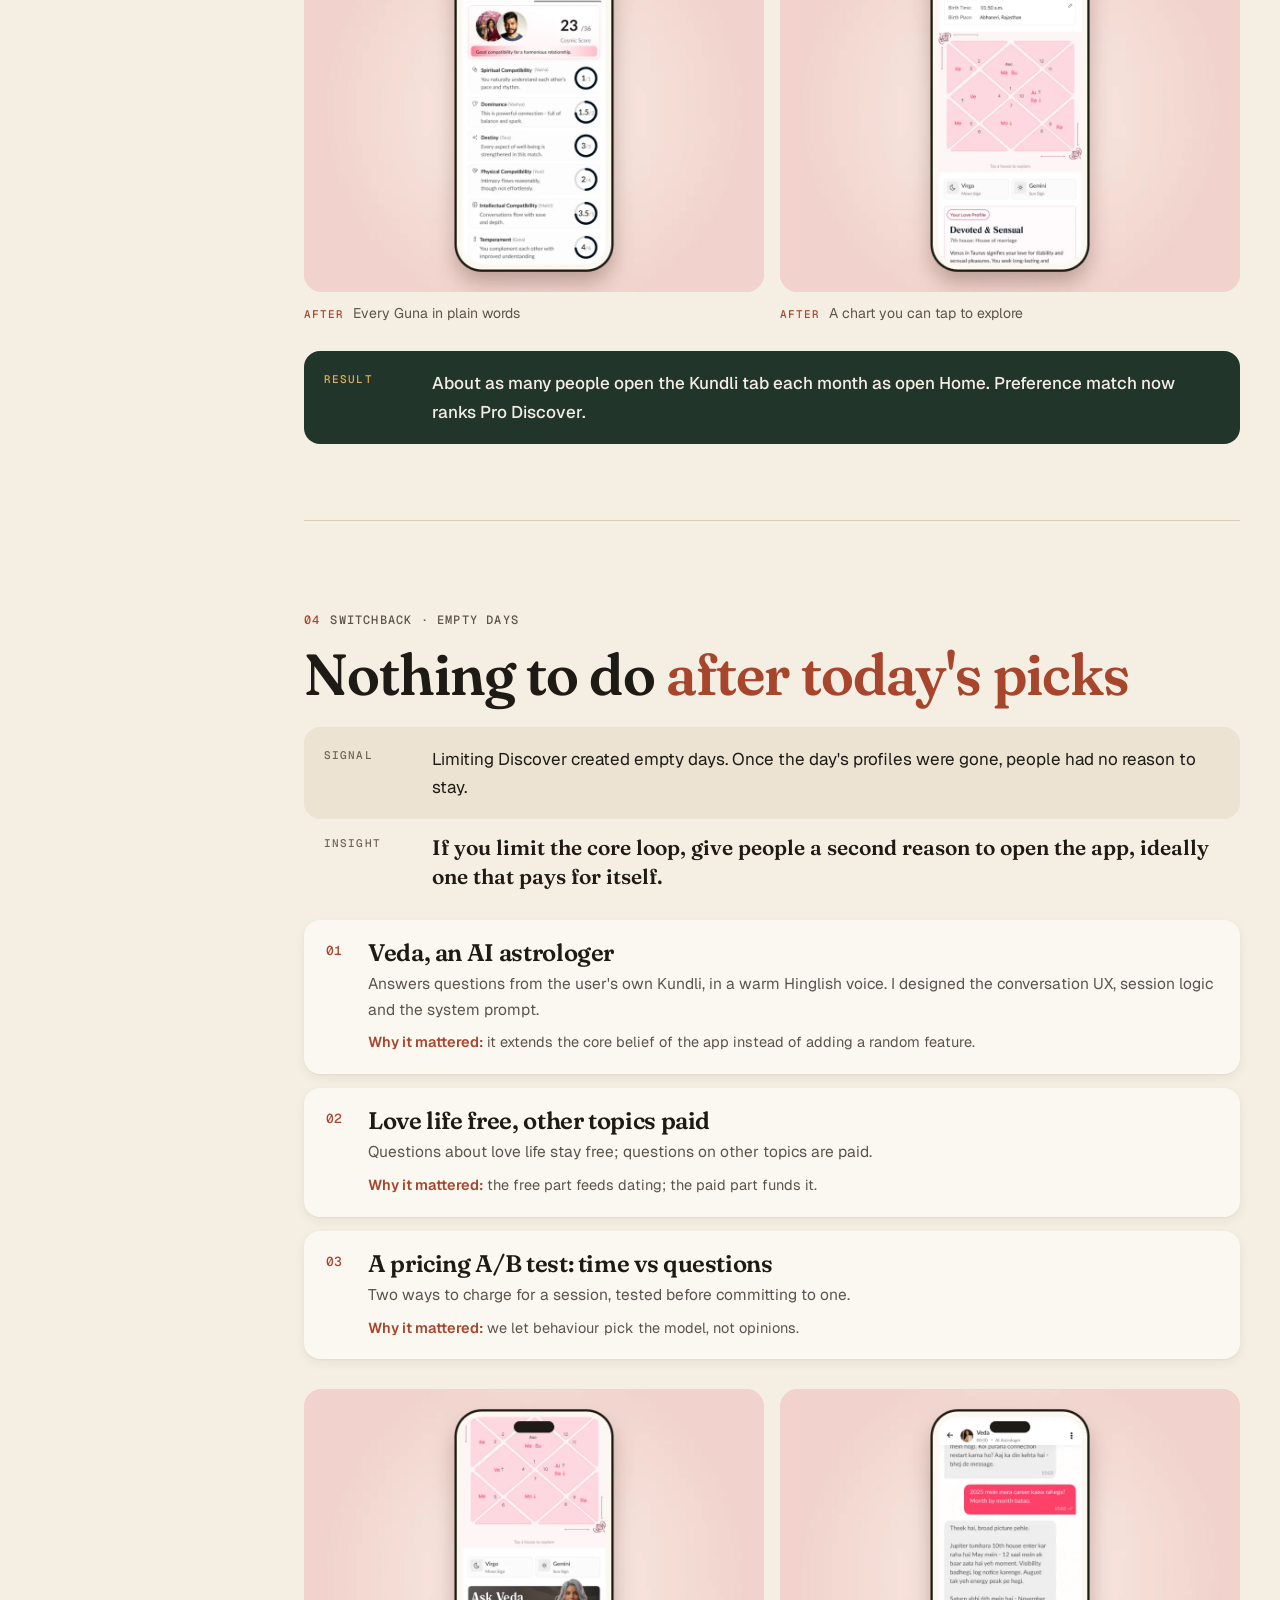
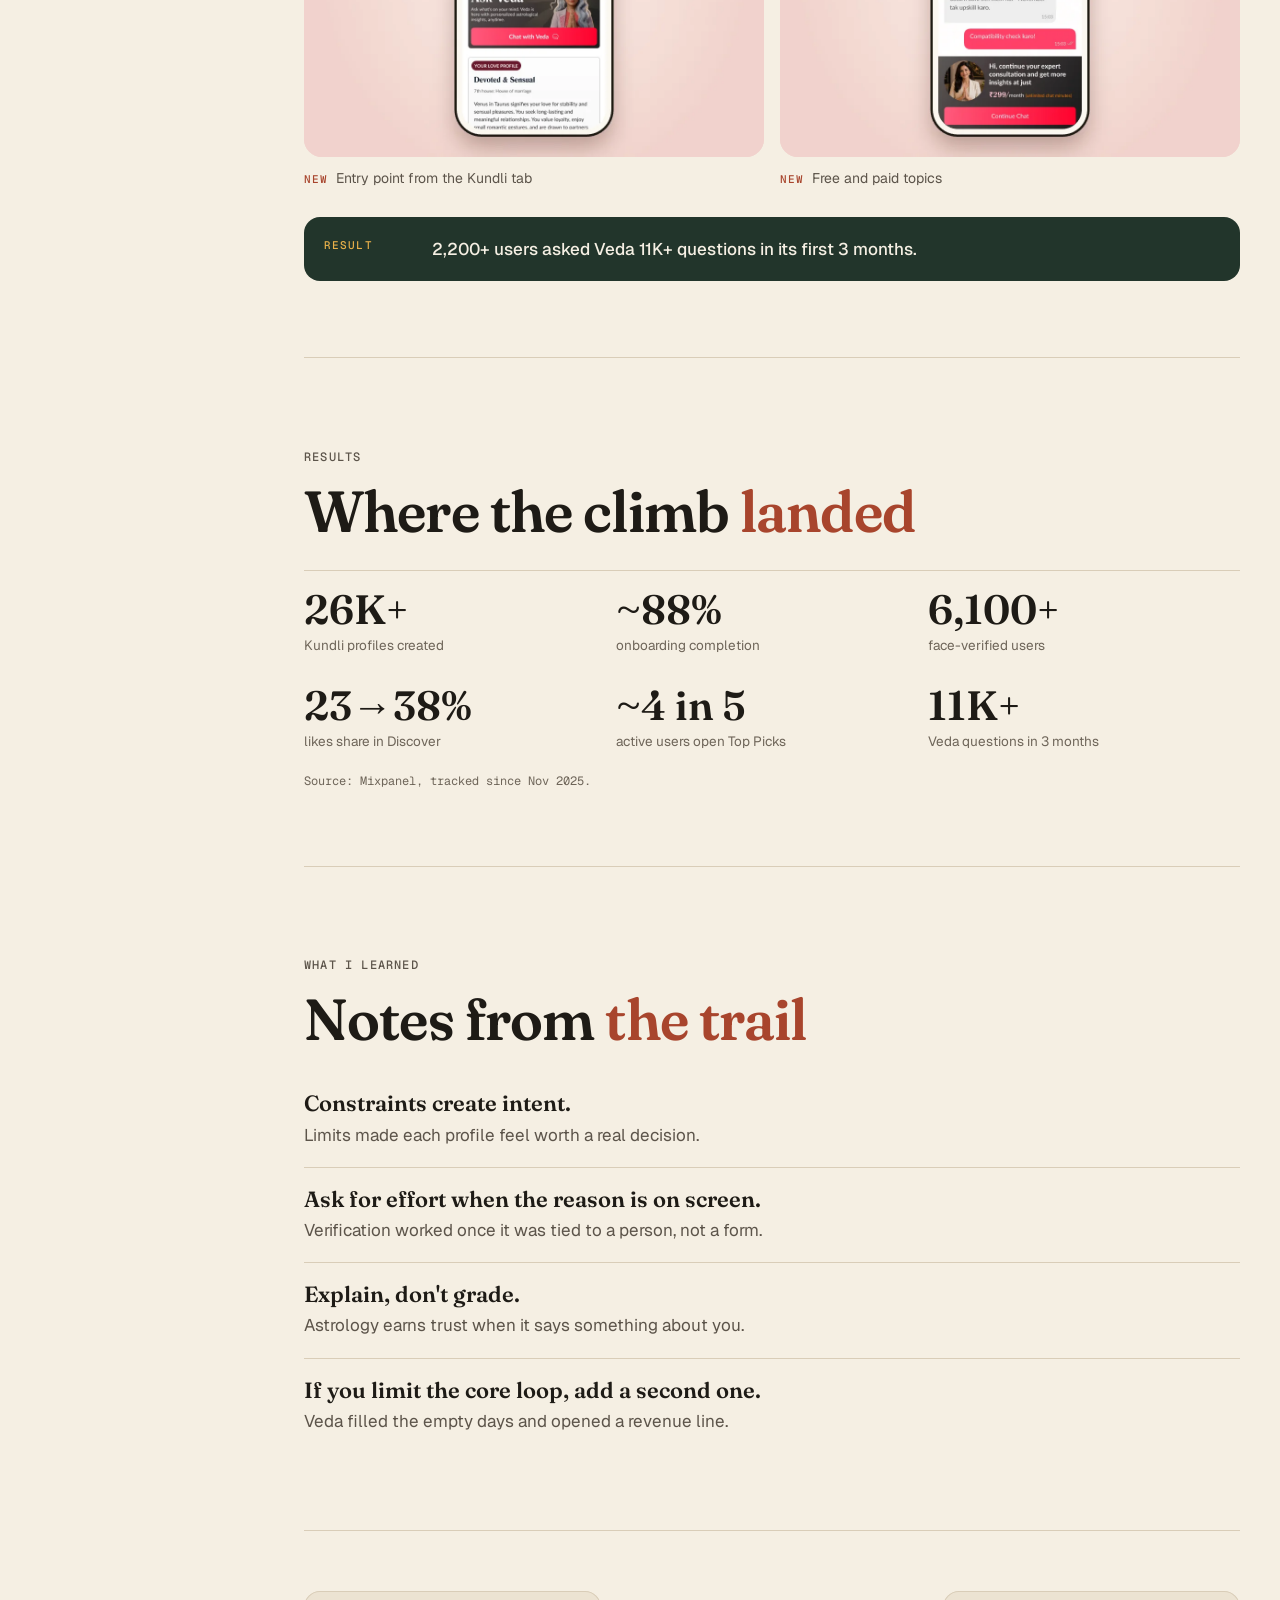
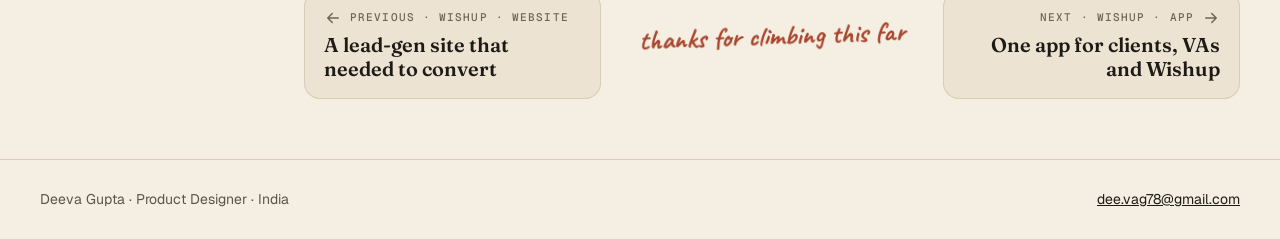
<file: astroverse.html>
<!doctype html>
<html lang="en">
<head>
  <meta charset="utf-8">
  <meta name="viewport" content="width=device-width, initial-scale=1, viewport-fit=cover">
  <title>Astroverse 2.0 · Case study · Deeva Gupta</title>
  <meta name="description" content="How I rebuilt Astroverse, a Kundli-based dating app, from a swipe clone into a curated, Kundli-first product: fewer profiles, better matches.">
  <meta name="theme-color" content="#22352B">
  <meta property="og:title" content="Astroverse 2.0: fewer profiles, better matches">
  <meta property="og:description" content="A product design case study by Deeva Gupta.">
  <link rel="icon" href="data:image/svg+xml,%3Csvg xmlns='http://www.w3.org/2000/svg' viewBox='0 0 64 64'%3E%3Ccircle cx='32' cy='32' r='32' fill='%23C2553A'/%3E%3Ctext x='32' y='44' text-anchor='middle' font-family='Georgia,serif' font-weight='700' font-size='34' fill='%23FBF8F1'%3ED%3C/text%3E%3C/svg%3E">
  <link rel="preconnect" href="https://fonts.googleapis.com">
  <link rel="preconnect" href="https://fonts.gstatic.com" crossorigin>
  <link rel="stylesheet" href="https://fonts.googleapis.com/css2?family=Caveat:wght@700&family=Fraunces:opsz,wght,SOFT@9..144,600,0..100&family=Geist+Mono:wght@400;500&family=Geist:wght@400;500;600&display=swap">
  <link rel="stylesheet" href="assets/css/case.css?v=9">
</head>
<body>
  <a class="skip" href="#tldr">Skip to content</a>

  <header class="bar">
    <a class="back" href="index.html#work">
      <svg width="16" height="16" viewBox="0 0 24 24" fill="none" aria-hidden="true"><path d="M19 12H5m0 0 6-6m-6 6 6 6" stroke="currentColor" stroke-width="2" stroke-linecap="round" stroke-linejoin="round"/></svg>
      <span>Back to the portfolio</span>
    </a>
    <a class="brand" href="index.html" aria-label="Deeva Gupta, home">D</a>
    <div class="bar-actions">
      <a class="btn btn-sm" href="index.html#hello" hidden>Say hello</a>
      <a class="btn btn-sm bar-resume" href="assets/Deeva%20Gupta%20Resume.pdf" target="_blank" rel="noopener" data-resume>Résumé<svg width="14" height="14" viewBox="0 0 24 24" fill="none" stroke="currentColor" stroke-width="2.2" stroke-linecap="round" stroke-linejoin="round" aria-hidden="true"><path d="M12 4v11m0 0-4.5-4.5M12 15l4.5-4.5M5 20h14"/></svg></a>
    </div>
  </header>

  <!-- HERO -->
  <section class="hero has-art light">
    <div class="wrap hero-inner">
      <div class="hero-copy">
      <p class="eyebrow"><span>Case study</span>Astroverse 2.0 · ScaleX</p>
      <h1>Fewer profiles, <em>better matches</em></h1>
      <p class="hero-sub">How I rebuilt a Kundli-based dating app from a swipe clone into a curated product people trust enough to come back to.</p>
      </div>
      <figure class="hero-art stage" role="img" aria-label="Astroverse 2.0 on three phones: Kundli Match with a 23/36 Cosmic Score, Discover showing Garima's verified profile with an Already into you tag, and a Hinglish chat with Veda, the AI astrologer">
        <div class="st">
          <svg class="st-chart" viewBox="0 0 400 400" fill="none"><rect x="8" y="8" width="384" height="384" rx="6"/><path d="M200 8 392 200 200 392 8 200Z M8 8 392 392 M392 8 8 392"/></svg>
          <div class="st-orbit"><i></i></div>
          <div class="st-ph st-l" style="--d:3"><img src="assets/img/astroverse/phone-kundli.webp" width="520" height="1087" alt=""></div>
          <div class="st-ph st-r" style="--d:3"><img src="assets/img/astroverse/phone-veda.webp" width="520" height="1087" alt=""></div>
          <div class="st-ph st-c" style="--d:5"><img src="assets/img/astroverse/phone-discover.webp" width="600" height="1254" alt=""></div>
          <div class="chip chip-score" style="--d:9"><span class="avs"><img src="assets/img/astroverse/av-her.webp" alt=""><img src="assets/img/astroverse/av-him.webp" alt=""></span><b>23<small>/36</small></b><span class="lbl">Cosmic Score<em>Guna milan, explained</em></span></div>
          <div class="chip chip-ver" style="--d:7"><svg viewBox="0 0 20 20"><circle cx="10" cy="10" r="10"/><path d="m5.5 10.2 3 3 6-6.4"/></svg>Verified, live face check</div>
          <div class="chip chip-like" style="--d:8"><svg viewBox="0 0 24 24"><path d="M12 21s-7.5-4.6-9.4-9.3C1.2 8.2 3.4 4.5 7 4.5c2 0 3.6 1.1 5 2.9 1.4-1.8 3-2.9 5-2.9 3.6 0 5.8 3.7 4.4 7.2C19.5 16.4 12 21 12 21Z"/></svg>Already into you</div>
          <div class="chip chip-veda" style="--d:6"><span class="vd">✦</span><span>Ask Veda<em>“Compatibility check karo!”</em></span></div>
          <i class="spk k1"></i><i class="spk k2"></i><i class="spk k3"></i><i class="spk k4"></i><i class="spk k5"></i>
        </div>
      </figure>
      <dl class="facts">
        <div><dt>Role</dt><dd>Founding Product Designer</dd></div>
        <div><dt>Timeline</dt><dd>Dec 2025 – Sep 2026</dd></div>
        <div><dt>Platform</dt><dd>iOS &amp; Android · Flutter</dd></div>
        <div><dt>I owned</dt><dd>Research, IA, UI, UX writing, analytics</dd></div>
        <div><dt>Status</dt><dd><span class="live"></span>Live, pan-India</dd></div>
      </dl>
    </div>
  </section>

  <main class="paper">
    <div class="wrap layout">
      <!-- side map -->
      <nav class="toc" aria-label="On this page">
        <p class="toc-title">Route</p>
        <ol>
          <li><a href="#tldr">30-second version</a></li>
          <li><a href="#context">Where we started</a></li>
          <li><a href="#s1"><span>01</span>Verification wall</a></li>
          <li><a href="#s2"><span>02</span>Endless swiping</a></li>
          <li><a href="#s3"><span>03</span>Unreadable Kundli</a></li>
          <li><a href="#s4"><span>04</span>Empty days</a></li>
          <li><a href="#results">Results</a></li>
          <li><a href="#learnings">What I learned</a></li>
        </ol>
      </nav>

      <article class="story">
        <!-- TL;DR -->
        <section id="tldr" class="block">
          <p class="kicker">Got 30 seconds?</p>
          <div class="tldr">
            <div><h2 class="mini">The problem</h2><p>Astroverse 1.0 was a swipe app with an astrology score bolted on. People dropped off before they saw a profile, swiped without matching, couldn't read their Kundli score, and had nothing to do once the day's profiles ran out.</p></div>
            <div><h2 class="mini">What I did</h2><p>I rebuilt it around one idea: help someone decide about <b>one person</b>, not scroll past fifty. Verification moved to the moment of contact, Discover became 3 handpicked profiles a day, the Kundli got plain words, and Veda, an AI astrologer, gave people a reason to return.</p></div>
          </div>
          <dl class="metrics">
            <div><dt>26K+</dt><dd>Kundli profiles created</dd></div>
            <div><dt>~88%</dt><dd>of people who start onboarding finish their Kundli profile</dd></div>
            <div><dt>23→38%</dt><dd>share of Discover decisions that are likes</dd></div>
            <div><dt>11K+</dt><dd>questions asked to Veda in its first 3 months</dd></div>
          </dl>
        </section>

        <!-- CONTEXT -->
        <section id="context" class="block">
          <p class="kicker">Where we started</p>
          <h2>A swipe app wearing a <em>Kundli</em></h2>
          <p>Astroverse is a dating app for Indian millennials and Gen Z who are dating with marriage in mind. It matches people on the 36-point Guna Milan from their birth charts, the same compatibility check many families already trust.</p>
          <p>Version 1.0 followed the Western swipe playbook: an endless feed, a heavy onboarding wall and a compatibility score nobody explained. Usage looked busy, but it wasn't turning into matches or conversations.</p>
          <blockquote class="north">North star for 2.0: <em>fewer profiles, better matches.</em> Every screen should help someone make one good decision.</blockquote>
          <div class="ba">
            <figure><div class="shot"><img src="assets/img/astroverse/profile.webp" alt="A Discover profile with prompts, a voice note and interests" loading="lazy"></div><figcaption><span>Discover</span>Prompts and voice notes, not just photos</figcaption></figure>
            <figure><div class="shot"><img src="assets/img/astroverse/cosmic-match.webp" alt="Cosmic Match! screen showing two matched profiles" loading="lazy"></div><figcaption><span>Match</span>A match worth celebrating</figcaption></figure>
          </div>
        </section>

        <!-- 01 -->
        <section id="s1" class="block switchback">
          <p class="kicker"><span class="num">01</span>Switchback · Verification wall</p>
          <h2>People left before they saw <em>a single profile</em></h2>
          <div class="signal"><span>Signal</span><p>In 1.0, face liveness, KYC and a Kundli animation all came before the first profile. Most onboarding drop-off happened at those steps.</p></div>
          <p class="insight"><span>Insight</span>Trust matters at the moment of contact, not at the door. People verify once there's someone worth verifying for.</p>
          <ol class="decisions">
            <li><h3>Move verification out of onboarding</h3><p>New users reach real profiles first, so they see the value before we ask for effort.</p><p class="why"><b>Why it mattered:</b> the steps that lost people were no longer between them and the product.</p></li>
            <li><h3>Ask after 3 likes or comments</h3><p>The prompt appears when someone is already interested in a person, framed as "get seen by trusted profiles", not "prove you're human".</p><p class="why"><b>Why it mattered:</b> the request arrives when the reason to say yes is on screen.</p></li>
            <li><h3>Lock chat until both people are verified</h3><p>Nobody can message you without proving they're real, which keeps the safety promise without blocking browsing.</p><p class="why"><b>Why it mattered:</b> trust is guaranteed where it counts, in conversation.</p></li>
          </ol>
          <div class="ba">
            <figure><div class="shot"><img src="assets/img/astroverse/verify-prompt.webp" alt="You're on a roll! sheet inviting a quick face verification after a few likes" loading="lazy"></div><figcaption><span>After</span>Asked after 3 likes, with the reason on screen</figcaption></figure>
            <figure><div class="shot"><img src="assets/img/astroverse/verify-face.webp" alt="Face liveness check with an oval frame and an I'm ready button" loading="lazy"></div><figcaption><span>After</span>A quick liveness check, once</figcaption></figure>
          </div>
          <p class="result"><span>Result</span>~88% of people who start onboarding now finish their Kundli profile, and 6,100+ users are face-verified.</p>
        </section>

        <!-- 02 -->
        <section id="s2" class="block switchback">
          <p class="kicker"><span class="num">02</span>Switchback · Endless swiping</p>
          <h2>Lots of swiping, <em>almost no matches</em></h2>
          <div class="signal"><span>Signal</span><p>With an unlimited feed, people disliked 3.4 profiles for every one they liked. Every profile felt disposable, and most matches came from people who had already liked you.</p></div>
          <p class="insight"><span>Insight</span>A short, high-compatibility list respects everyone's time, and showing who's already interested turns browsing into a decision.</p>
          <ol class="decisions">
            <li><h3>3 handpicked profiles a day</h3><p>8 on Pro, ranked by Guna score and stated preferences instead of recency.</p><p class="why"><b>Why it mattered:</b> scarcity made each profile worth a proper look.</p></li>
            <li><h3>An "Already into you" tag</h3><p>Profiles of people who liked you first are marked in the feed.</p><p class="why"><b>Why it mattered:</b> it surfaces the likeliest matches at the moment of choice.</p></li>
            <li><h3>Weekly Top Picks</h3><p>A small, high-compatibility set refreshed every week, announced at the app's evening peak.</p><p class="why"><b>Why it mattered:</b> a reason to come back that isn't another swipe.</p></li>
          </ol>
          <div class="ba">
            <figure><div class="shot"><img src="assets/img/astroverse/daily-limit.webp" alt="Swipe Limit Reached for Today sheet with Upgrade Plan and Come back tomorrow" loading="lazy"></div><figcaption><span>New</span>The daily limit, explained</figcaption></figure>
            <figure><div class="shot"><img src="assets/img/astroverse/already-into-you.webp" alt="Discover with an Already into you banner above Garima's profile and a 23/36 Cosmic Score" loading="lazy"></div><figcaption><span>New</span>Interest made visible</figcaption></figure>
          </div>
          <p class="result"><span>Result</span>Likes rose from 23% to 38% of Discover decisions, and about 4 in 5 active users open Top Picks.</p>
        </section>

        <!-- 03 -->
        <section id="s3" class="block switchback">
          <p class="kicker"><span class="num">03</span>Switchback · Unreadable Kundli</p>
          <h2>A score <em>nobody could read</em></h2>
          <div class="signal"><span>Signal</span><p>Every profile showed "23/36" and eight Sanskrit terms. Most people stopped reading after the second row.</p></div>
          <p class="insight"><span>Insight</span>People trust astrology when it explains them, not when it grades them. And their own deal-breakers still matter.</p>
          <ol class="decisions">
            <li><h3>A plain-language line for every Guna</h3><p>Each of the 8 Gunas says what it means for the two of you in one sentence.</p><p class="why"><b>Why it mattered:</b> the score became a conversation starter, not a verdict.</p></li>
            <li><h3>A tappable chart</h3><p>Each part of the chart opens its own explanation, so curious people can go deeper.</p><p class="why"><b>Why it mattered:</b> depth on demand, without a wall of text.</p></li>
            <li><h3>Preference Compatibility % next to the Guna score</h3><p>A second number for the preferences people set themselves.</p><p class="why"><b>Why it mattered:</b> it respects both the stars and the person.</p></li>
          </ol>
          <div class="ba">
            <figure><div class="shot"><img src="assets/img/astroverse/kundli-match.webp" alt="Kundli Match tab: 23/36 Cosmic Score and each Guna explained in one line" loading="lazy"></div><figcaption><span>After</span>Every Guna in plain words</figcaption></figure>
            <figure><div class="shot"><img src="assets/img/astroverse/your-kundli.webp" alt="Your Kundli: birth details and a tappable birth chart" loading="lazy"></div><figcaption><span>After</span>A chart you can tap to explore</figcaption></figure>
          </div>
          <p class="result"><span>Result</span>About as many people open the Kundli tab each month as open Home. Preference match now ranks Pro Discover.</p>
        </section>

        <!-- 04 -->
        <section id="s4" class="block switchback">
          <p class="kicker"><span class="num">04</span>Switchback · Empty days</p>
          <h2>Nothing to do <em>after today's picks</em></h2>
          <div class="signal"><span>Signal</span><p>Limiting Discover created empty days. Once the day's profiles were gone, people had no reason to stay.</p></div>
          <p class="insight"><span>Insight</span>If you limit the core loop, give people a second reason to open the app, ideally one that pays for itself.</p>
          <ol class="decisions">
            <li><h3>Veda, an AI astrologer</h3><p>Answers questions from the user's own Kundli, in a warm Hinglish voice. I designed the conversation UX, session logic and the system prompt.</p><p class="why"><b>Why it mattered:</b> it extends the core belief of the app instead of adding a random feature.</p></li>
            <li><h3>Love life free, other topics paid</h3><p>Questions about love life stay free; questions on other topics are paid.</p><p class="why"><b>Why it mattered:</b> the free part feeds dating; the paid part funds it.</p></li>
            <li><h3>A pricing A/B test: time vs questions</h3><p>Two ways to charge for a session, tested before committing to one.</p><p class="why"><b>Why it mattered:</b> we let behaviour pick the model, not opinions.</p></li>
          </ol>
          <div class="ba">
            <figure><div class="shot"><img src="assets/img/astroverse/ask-veda.webp" alt="Kundli tab with an Ask Veda card above the love profile" loading="lazy"></div><figcaption><span>New</span>Entry point from the Kundli tab</figcaption></figure>
            <figure><div class="shot"><img src="assets/img/astroverse/veda-chat.webp" alt="Veda chat in Hinglish with a paid-session prompt" loading="lazy"></div><figcaption><span>New</span>Free and paid topics</figcaption></figure>
          </div>
          <p class="result"><span>Result</span>2,200+ users asked Veda 11K+ questions in its first 3 months.</p>
        </section>

        <!-- RESULTS -->
        <section id="results" class="block">
          <p class="kicker">Results</p>
          <h2>Where the climb <em>landed</em></h2>
          <dl class="metrics big">
            <div><dt>26K+</dt><dd>Kundli profiles created</dd></div>
            <div><dt>~88%</dt><dd>onboarding completion</dd></div>
            <div><dt>6,100+</dt><dd>face-verified users</dd></div>
            <div><dt>23→38%</dt><dd>likes share in Discover</dd></div>
            <div><dt>~4 in 5</dt><dd>active users open Top Picks</dd></div>
            <div><dt>11K+</dt><dd>Veda questions in 3 months</dd></div>
          </dl>
          <p class="source">Source: Mixpanel, tracked since Nov 2025.</p>
        </section>

        <!-- LEARNINGS -->
        <section id="learnings" class="block">
          <p class="kicker">What I learned</p>
          <h2>Notes from <em>the trail</em></h2>
          <ul class="learn">
            <li><b>Constraints create intent.</b> Limits made each profile feel worth a real decision.</li>
            <li><b>Ask for effort when the reason is on screen.</b> Verification worked once it was tied to a person, not a form.</li>
            <li><b>Explain, don't grade.</b> Astrology earns trust when it says something about you.</li>
            <li><b>If you limit the core loop, add a second one.</b> Veda filled the empty days and opened a revenue line.</li>
          </ul>
        </section>

        <!-- NEXT -->
        <section class="next">
          <div class="next-mid">
            <p class="hand">thanks for climbing this far</p>
            <div class="next-row">
            <a class="btn btn-ghost" href="index.html#hello" hidden>Say hello</a>
          </div>
          </div>
          <a class="pn pn-prev" href="wishup-website.html"><span class="pn-k"><svg width="18" height="18" viewBox="0 0 24 24" fill="none" aria-hidden="true"><path d="M19 12H5m0 0 6-6m-6 6 6 6" stroke="currentColor" stroke-width="2" stroke-linecap="round" stroke-linejoin="round"/></svg>Previous · Wishup · Website</span><span class="pn-t">A lead-gen site that needed to convert</span></a>
          <a class="pn pn-next" href="wishup.html"><span class="pn-k">Next · Wishup · App<svg width="18" height="18" viewBox="0 0 24 24" fill="none" aria-hidden="true"><path d="M5 12h14m0 0-6-6m6 6-6 6" stroke="currentColor" stroke-width="2" stroke-linecap="round" stroke-linejoin="round"/></svg></span><span class="pn-t">One app for clients, VAs and Wishup</span></a>
        </section>
      </article>
    </div>
  </main>

  <footer class="foot"><div class="wrap"><span>Deeva Gupta · Product Designer · India</span><a href="mailto:dee.vag78@gmail.com">dee.vag78@gmail.com</a></div></footer>

  <script>
    // Highlight the current section in the side map.
    (() => {
      const links = [...document.querySelectorAll('.toc a')];
      const map = new Map(links.map((a) => [a.getAttribute('href').slice(1), a]));
      const io = new IntersectionObserver((es) => es.forEach((e) => {
        if (!e.isIntersecting) return;
        links.forEach((a) => a.removeAttribute('aria-current'));
        map.get(e.target.id)?.setAttribute('aria-current', 'true');
      }), { rootMargin: '-35% 0px -60% 0px' });
      map.forEach((_, id) => { const el = document.getElementById(id); el && io.observe(el); });
    })();
    // Hero stage: layers drift a little with the pointer (skipped for reduced motion and touch).
    (() => {
      const st = document.querySelector('.st');
      if (!st || matchMedia('(prefers-reduced-motion: reduce)').matches || !matchMedia('(hover: hover)').matches) return;
      const hero = st.closest('.hero');
      hero.addEventListener('pointermove', (e) => {
        const r = st.getBoundingClientRect();
        st.style.setProperty('--mx', (((e.clientX - r.left) / r.width - 0.5) * 2).toFixed(3));
        st.style.setProperty('--my', (((e.clientY - r.top) / r.height - 0.5) * 2).toFixed(3));
      });
      hero.addEventListener('pointerleave', () => { st.style.setProperty('--mx', 0); st.style.setProperty('--my', 0); });
    })();
    // Résumé: save a copy and open it in a new tab.
    document.querySelectorAll('[data-resume]').forEach((a) => a.addEventListener('click', (e) => {
      e.preventDefault();
      const d = document.createElement('a');
      d.href = a.href; d.download = a.href.split('/').pop();
      document.body.append(d); d.click(); d.remove();
      window.open(a.href, '_blank', 'noopener');
    }));
  </script>
</body>
</html>
</file>
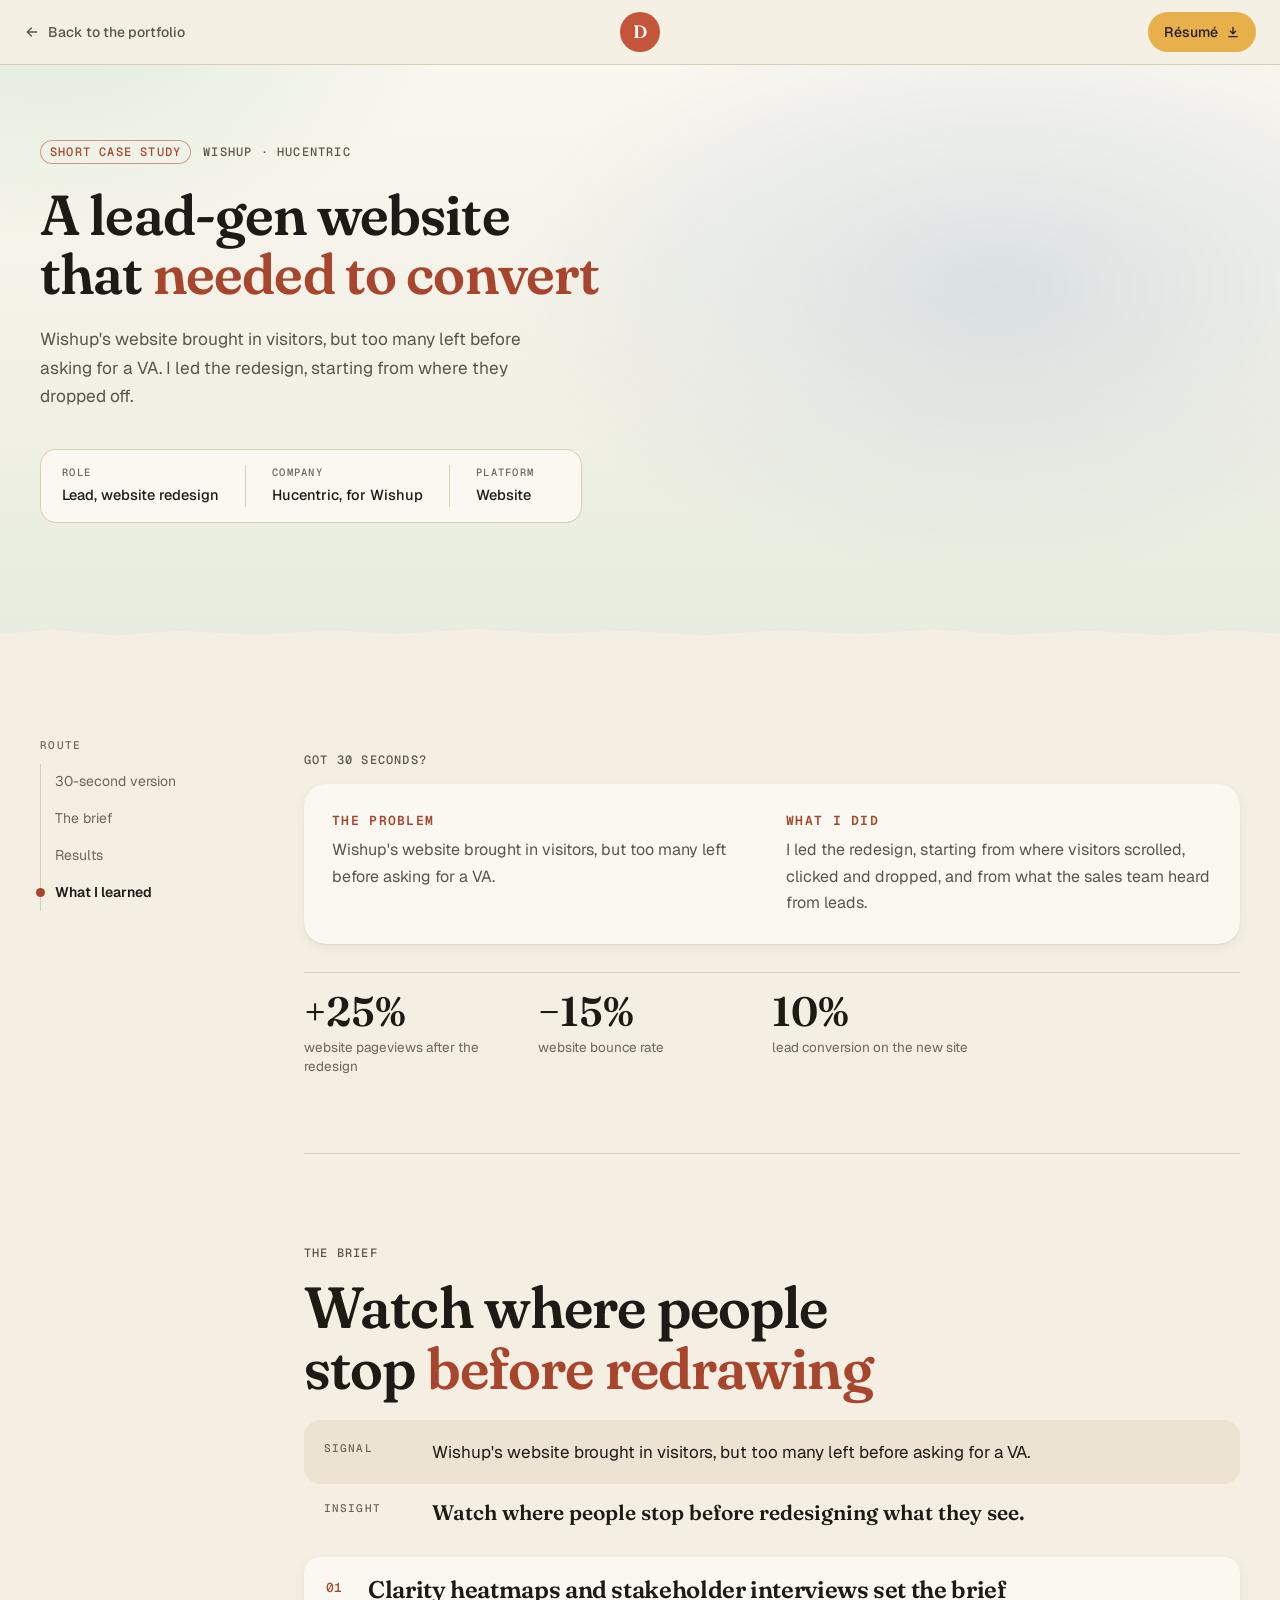
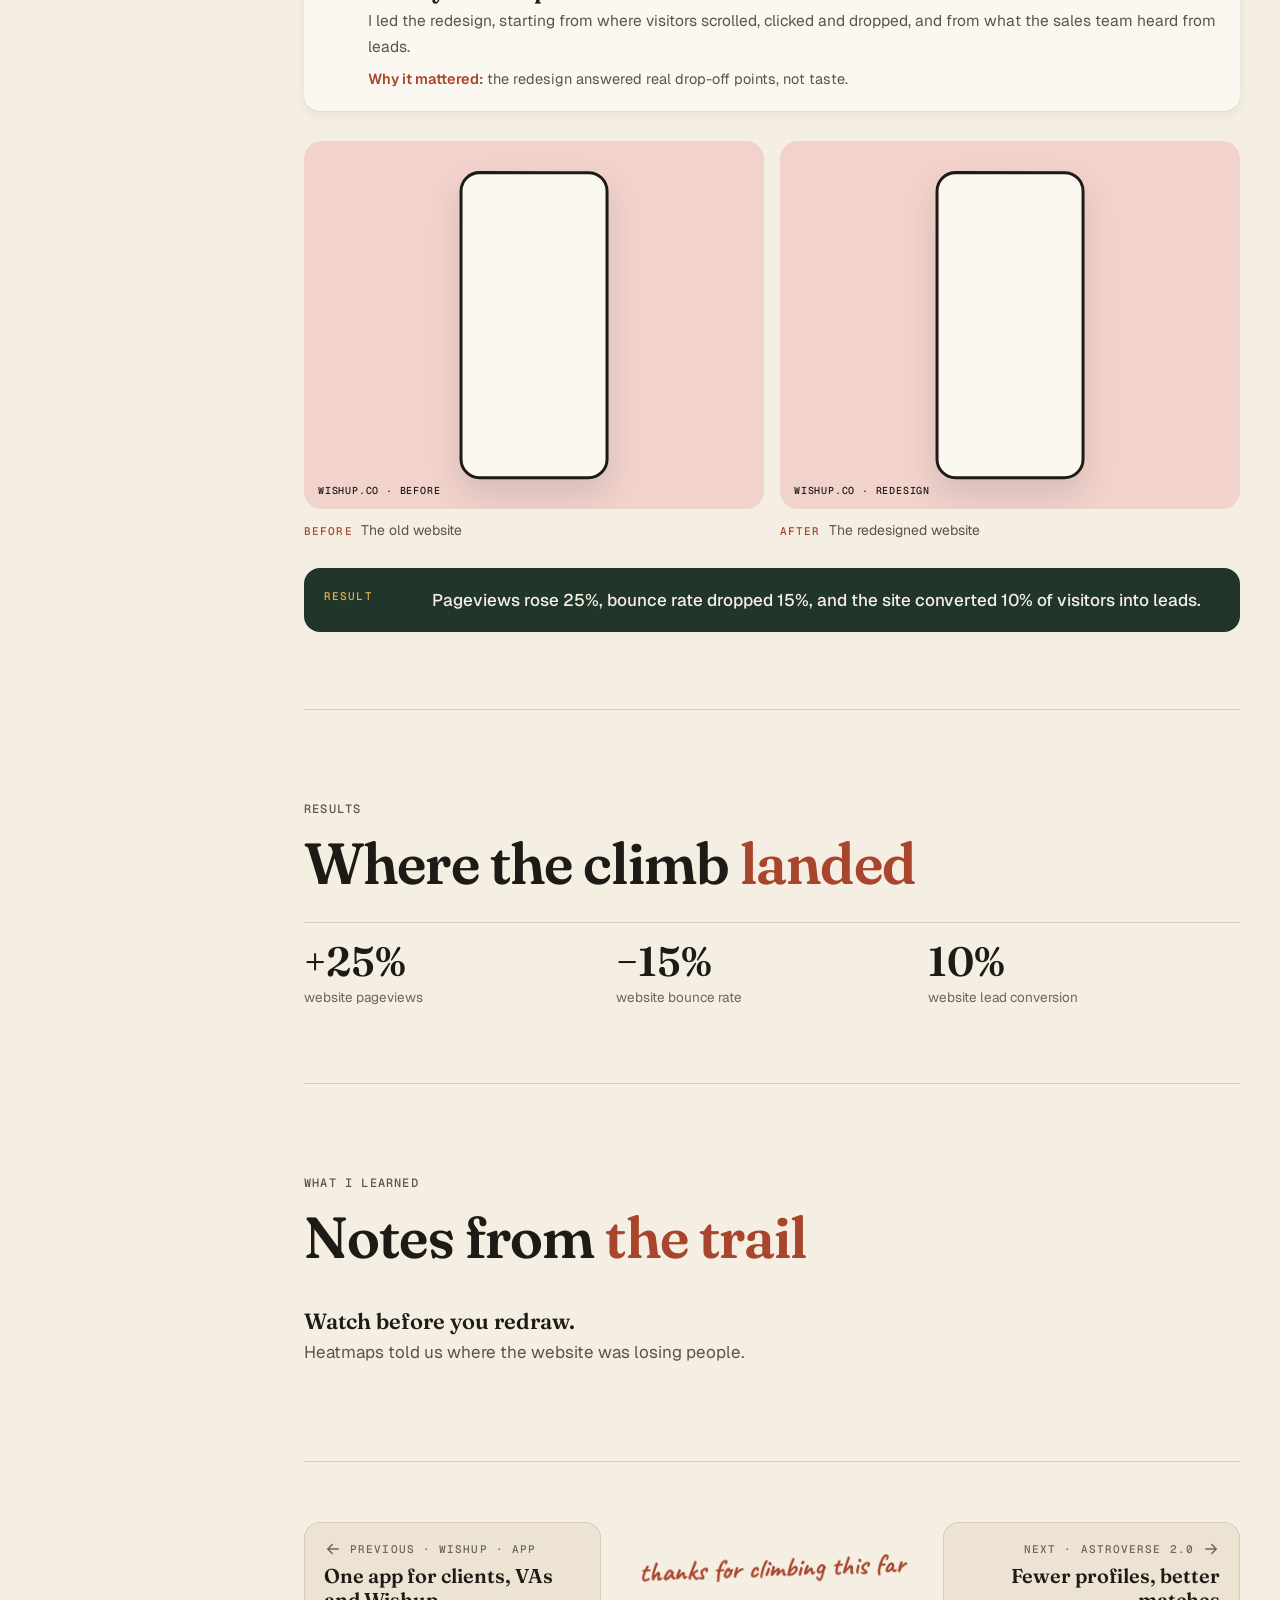
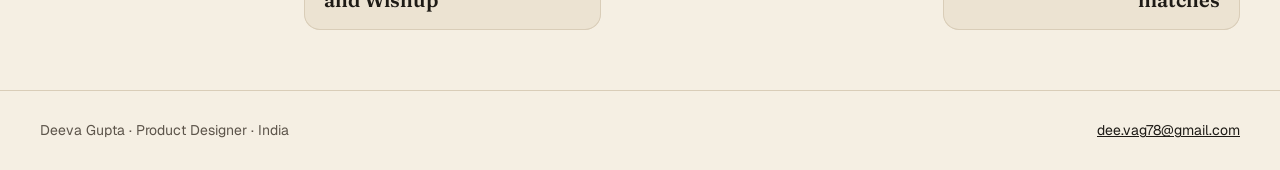
<file: wishup-website.html>
<!doctype html>
<html lang="en">
<head>
  <meta charset="utf-8">
  <meta name="viewport" content="width=device-width, initial-scale=1, viewport-fit=cover">
  <title>Wishup website · Case study · Deeva Gupta</title>
  <meta name="description" content="How I led the redesign of Wishup's lead-gen website, starting from where visitors dropped off: +25% pageviews, −15% bounce rate and 10% lead conversion.">
  <meta name="theme-color" content="#22352B">
  <meta property="og:title" content="Wishup: a lead-gen website that needed to convert">
  <meta property="og:description" content="A product design case study by Deeva Gupta.">
  <link rel="icon" href="data:image/svg+xml,%3Csvg xmlns='http://www.w3.org/2000/svg' viewBox='0 0 64 64'%3E%3Ccircle cx='32' cy='32' r='32' fill='%23C2553A'/%3E%3Ctext x='32' y='44' text-anchor='middle' font-family='Georgia,serif' font-weight='700' font-size='34' fill='%23FBF8F1'%3ED%3C/text%3E%3C/svg%3E">
  <link rel="preconnect" href="https://fonts.googleapis.com">
  <link rel="preconnect" href="https://fonts.gstatic.com" crossorigin>
  <link rel="stylesheet" href="https://fonts.googleapis.com/css2?family=Caveat:wght@700&family=Fraunces:opsz,wght,SOFT@9..144,600,0..100&family=Geist+Mono:wght@400;500&family=Geist:wght@400;500;600&display=swap">
  <link rel="stylesheet" href="assets/css/case.css?v=9">
</head>
<body>
  <a class="skip" href="#tldr">Skip to content</a>

  <header class="bar">
    <a class="back" href="index.html#sites">
      <svg width="16" height="16" viewBox="0 0 24 24" fill="none" aria-hidden="true"><path d="M19 12H5m0 0 6-6m-6 6 6 6" stroke="currentColor" stroke-width="2" stroke-linecap="round" stroke-linejoin="round"/></svg>
      <span>Back to the portfolio</span>
    </a>
    <a class="brand" href="index.html" aria-label="Deeva Gupta, home">D</a>
    <div class="bar-actions">
      <a class="btn btn-sm" href="index.html#hello" hidden>Say hello</a>
      <a class="btn btn-sm bar-resume" href="assets/Deeva%20Gupta%20Resume.pdf" target="_blank" rel="noopener" data-resume>Résumé<svg width="14" height="14" viewBox="0 0 24 24" fill="none" stroke="currentColor" stroke-width="2.2" stroke-linecap="round" stroke-linejoin="round" aria-hidden="true"><path d="M12 4v11m0 0-4.5-4.5M12 15l4.5-4.5M5 20h14"/></svg></a>
    </div>
  </header>

  <!-- HERO -->
  <section class="hero has-art light wu solo">
    <div class="wrap hero-inner">
      <div class="hero-copy">
        <p class="eyebrow"><span>Short case study</span>Wishup · Hucentric</p>
        <h1>A lead-gen website that <em>needed to convert</em></h1>
        <p class="hero-sub">Wishup's website brought in visitors, but too many left before asking for a VA. I led the redesign, starting from where they dropped off.</p>
      </div>
      <dl class="facts">
        <div><dt>Role</dt><dd>Lead, website redesign</dd></div>
        <div><dt>Company</dt><dd>Hucentric, for Wishup</dd></div>
        <div><dt>Platform</dt><dd>Website</dd></div>
      </dl>
    </div>
  </section>

  <main class="paper">
    <div class="wrap layout">
      <nav class="toc" aria-label="On this page">
        <p class="toc-title">Route</p>
        <ol>
          <li><a href="#tldr">30-second version</a></li>
          <li><a href="#brief">The brief</a></li>
          <li><a href="#results">Results</a></li>
          <li><a href="#learnings">What I learned</a></li>
        </ol>
      </nav>

      <article class="story">
        <section id="tldr" class="block">
          <p class="kicker">Got 30 seconds?</p>
          <div class="tldr">
            <div><h2 class="mini">The problem</h2><p>Wishup's website brought in visitors, but too many left before asking for a VA.</p></div>
            <div><h2 class="mini">What I did</h2><p>I led the redesign, starting from where visitors scrolled, clicked and dropped, and from what the sales team heard from leads.</p></div>
          </div>
          <dl class="metrics">
            <div><dt>+25%</dt><dd>website pageviews after the redesign</dd></div>
            <div><dt>−15%</dt><dd>website bounce rate</dd></div>
            <div><dt>10%</dt><dd>lead conversion on the new site</dd></div>
          </dl>
        </section>

        <section id="brief" class="block switchback">
          <p class="kicker">The brief</p>
          <h2>Watch where people stop <em>before redrawing</em></h2>
          <div class="signal"><span>Signal</span><p>Wishup's website brought in visitors, but too many left before asking for a VA.</p></div>
          <p class="insight"><span>Insight</span>Watch where people stop before redesigning what they see.</p>
          <ol class="decisions">
            <li><h3>Clarity heatmaps and stakeholder interviews set the brief</h3><p>I led the redesign, starting from where visitors scrolled, clicked and dropped, and from what the sales team heard from leads.</p><p class="why"><b>Why it mattered:</b> the redesign answered real drop-off points, not taste.</p></li>
          </ol>
          <div class="ba">
            <figure><div class="shot" data-label="wishup.co · before"></div><figcaption><span>Before</span>The old website</figcaption></figure>
            <figure><div class="shot" data-label="wishup.co · redesign"></div><figcaption><span>After</span>The redesigned website</figcaption></figure>
          </div>
          <p class="result"><span>Result</span>Pageviews rose 25%, bounce rate dropped 15%, and the site converted 10% of visitors into leads.</p>
        </section>

        <section id="results" class="block">
          <p class="kicker">Results</p>
          <h2>Where the climb <em>landed</em></h2>
          <dl class="metrics big">
            <div><dt>+25%</dt><dd>website pageviews</dd></div>
            <div><dt>−15%</dt><dd>website bounce rate</dd></div>
            <div><dt>10%</dt><dd>website lead conversion</dd></div>
          </dl>
        </section>

        <section id="learnings" class="block">
          <p class="kicker">What I learned</p>
          <h2>Notes from <em>the trail</em></h2>
          <ul class="learn">
            <li><b>Watch before you redraw.</b> Heatmaps told us where the website was losing people.</li>
          </ul>
        </section>

        <section class="next">
          <div class="next-mid">
            <p class="hand">thanks for climbing this far</p>
            <div class="next-row">
              <a class="btn btn-ghost" href="index.html#hello" hidden>Say hello</a>
            </div>
          </div>
          <a class="pn pn-prev" href="wishup.html"><span class="pn-k"><svg width="18" height="18" viewBox="0 0 24 24" fill="none" aria-hidden="true"><path d="M19 12H5m0 0 6-6m-6 6 6 6" stroke="currentColor" stroke-width="2" stroke-linecap="round" stroke-linejoin="round"/></svg>Previous · Wishup · App</span><span class="pn-t">One app for clients, VAs and Wishup</span></a>
          <a class="pn pn-next" href="astroverse.html"><span class="pn-k">Next · Astroverse 2.0<svg width="18" height="18" viewBox="0 0 24 24" fill="none" aria-hidden="true"><path d="M5 12h14m0 0-6-6m6 6-6 6" stroke="currentColor" stroke-width="2" stroke-linecap="round" stroke-linejoin="round"/></svg></span><span class="pn-t">Fewer profiles, better matches</span></a>
        </section>
      </article>
    </div>
  </main>

  <footer class="foot"><div class="wrap"><span>Deeva Gupta · Product Designer · India</span><a href="mailto:dee.vag78@gmail.com">dee.vag78@gmail.com</a></div></footer>

  <script>
    // Highlight the current section in the side map.
    (() => {
      const links = [...document.querySelectorAll('.toc a')];
      const map = new Map(links.map((a) => [a.getAttribute('href').slice(1), a]));
      const io = new IntersectionObserver((es) => es.forEach((e) => {
        if (!e.isIntersecting) return;
        links.forEach((a) => a.removeAttribute('aria-current'));
        map.get(e.target.id)?.setAttribute('aria-current', 'true');
      }), { rootMargin: '-35% 0px -60% 0px' });
      map.forEach((_, id) => { const el = document.getElementById(id); el && io.observe(el); });
    })();
    // Hero stage: layers drift a little with the pointer (skipped for reduced motion and touch).
    (() => {
      const st = document.querySelector('.st');
      if (!st || matchMedia('(prefers-reduced-motion: reduce)').matches || !matchMedia('(hover: hover)').matches) return;
      const hero = st.closest('.hero');
      hero.addEventListener('pointermove', (e) => {
        const r = st.getBoundingClientRect();
        st.style.setProperty('--mx', (((e.clientX - r.left) / r.width - 0.5) * 2).toFixed(3));
        st.style.setProperty('--my', (((e.clientY - r.top) / r.height - 0.5) * 2).toFixed(3));
      });
      hero.addEventListener('pointerleave', () => { st.style.setProperty('--mx', 0); st.style.setProperty('--my', 0); });
    })();
    // Résumé: save a copy and open it in a new tab.
    document.querySelectorAll('[data-resume]').forEach((a) => a.addEventListener('click', (e) => {
      e.preventDefault();
      const d = document.createElement('a');
      d.href = a.href; d.download = a.href.split('/').pop();
      document.body.append(d); d.click(); d.remove();
      window.open(a.href, '_blank', 'noopener');
    }));
  </script>
</body>
</html>
</file>
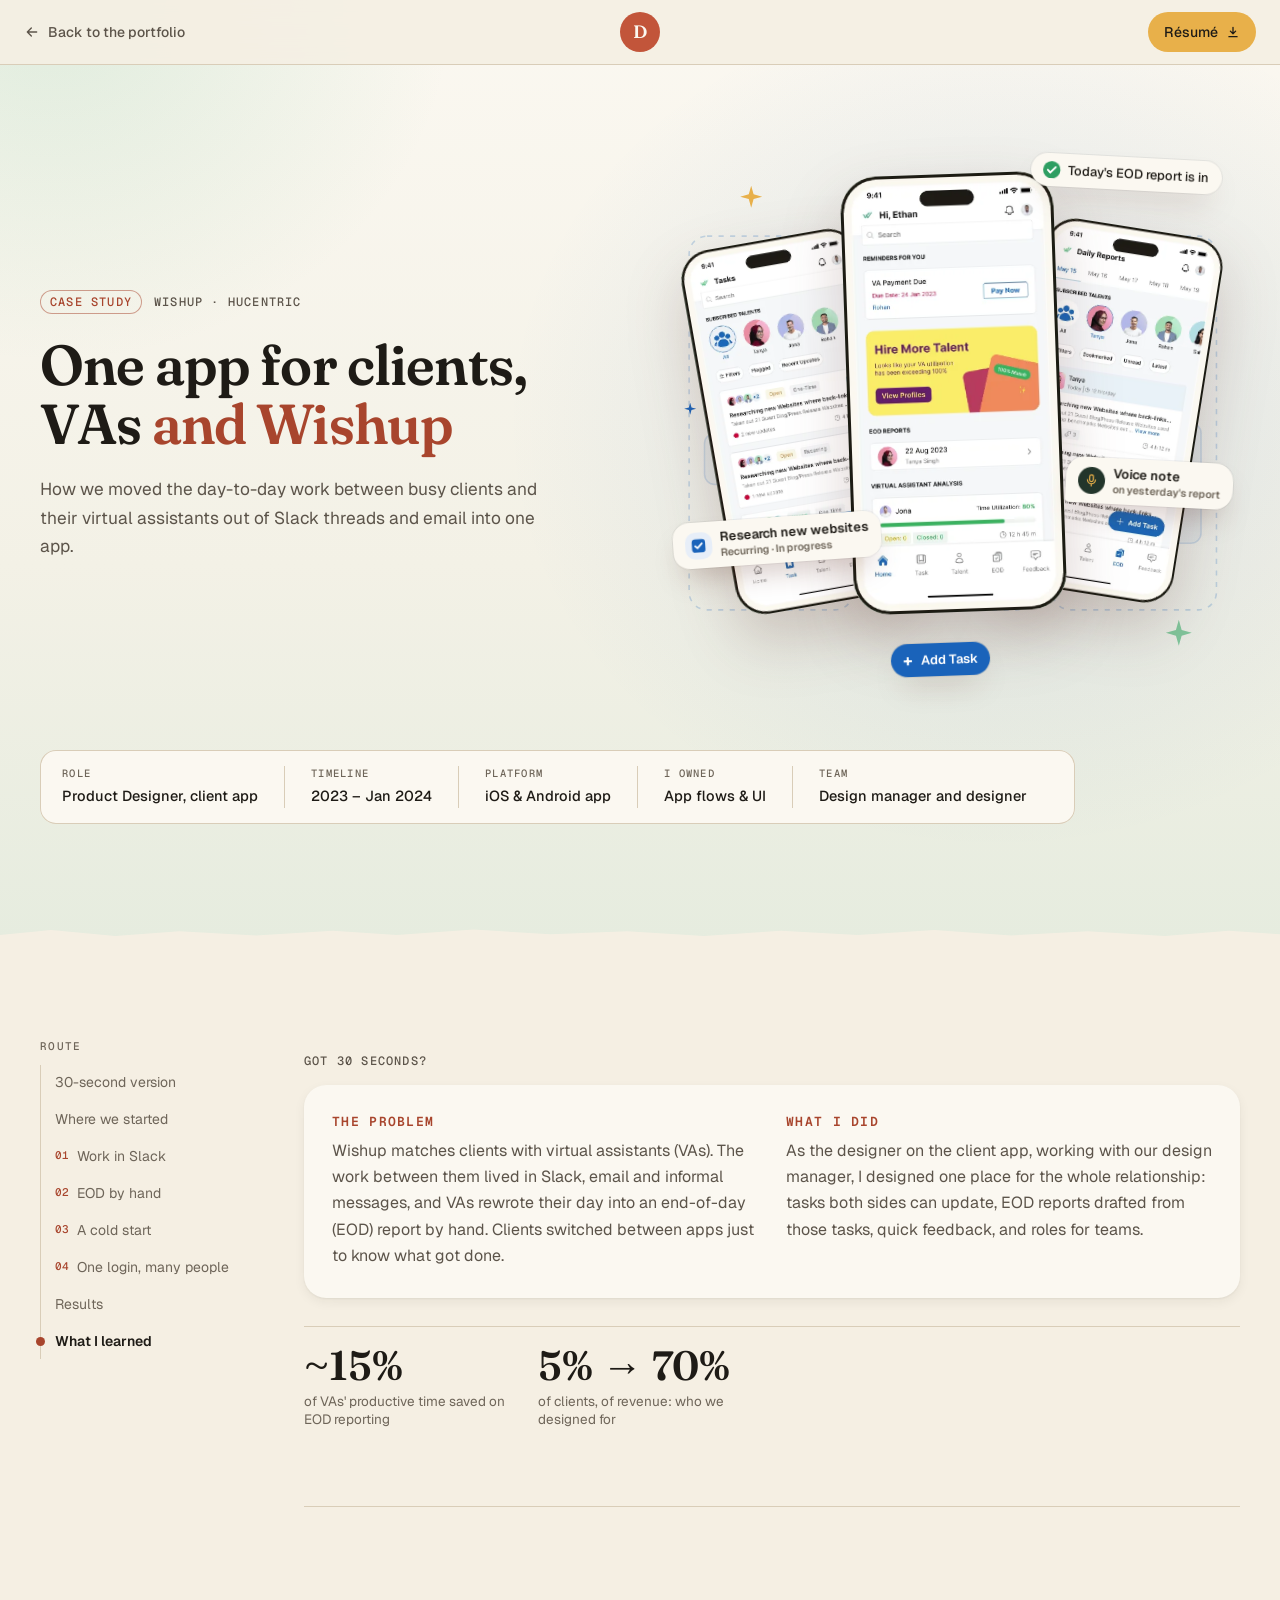
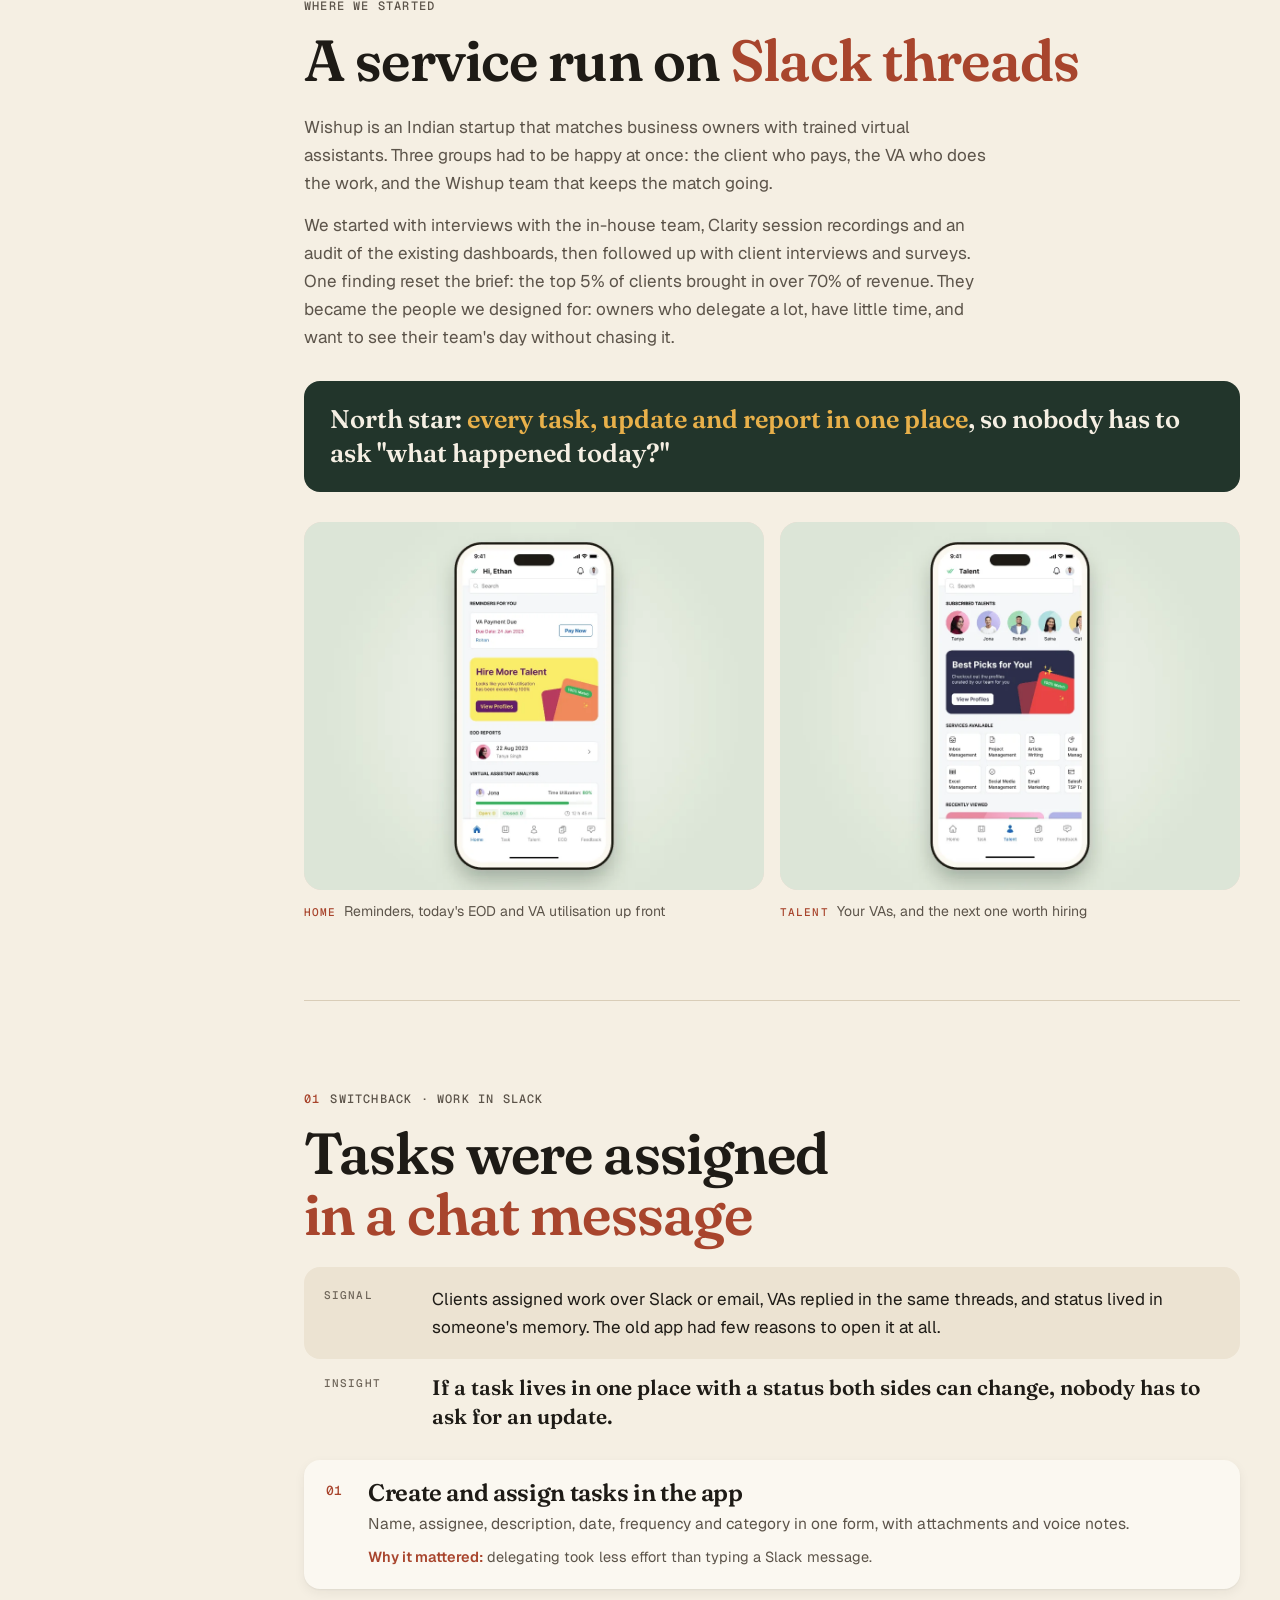
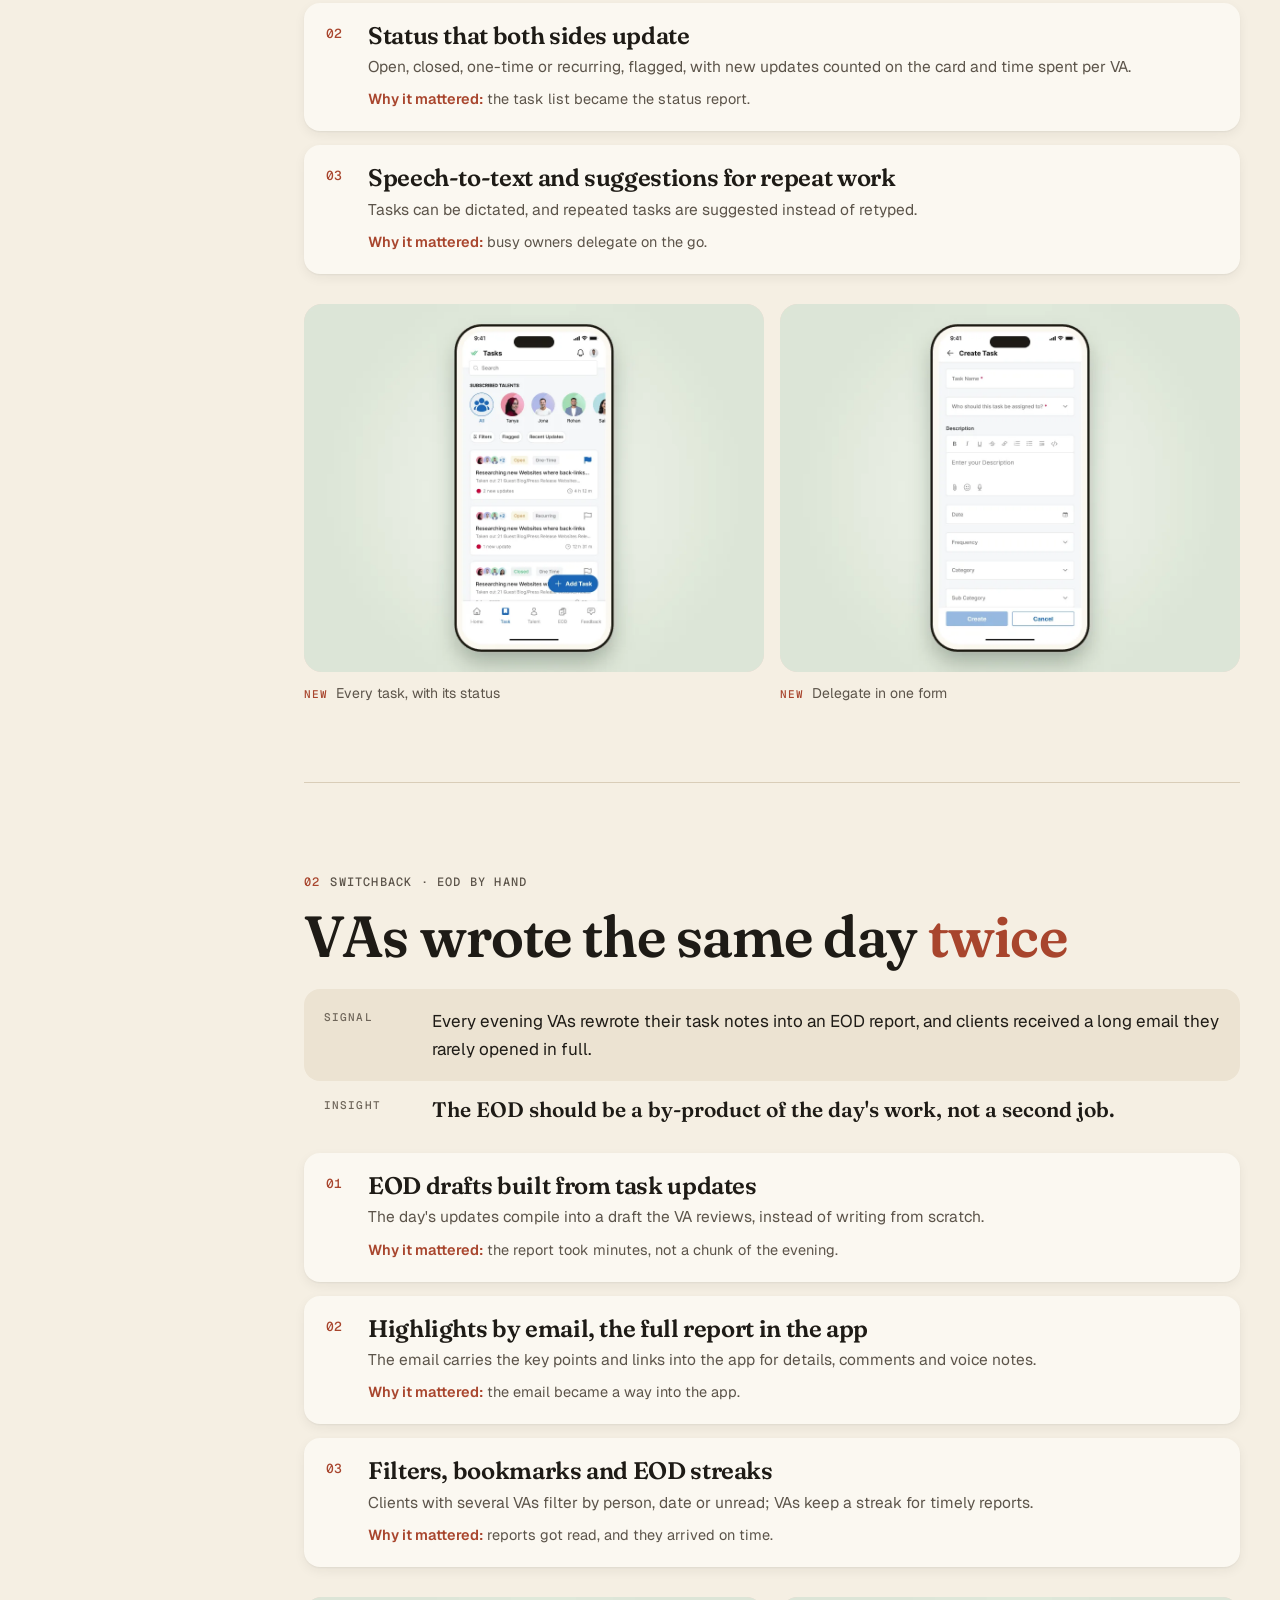
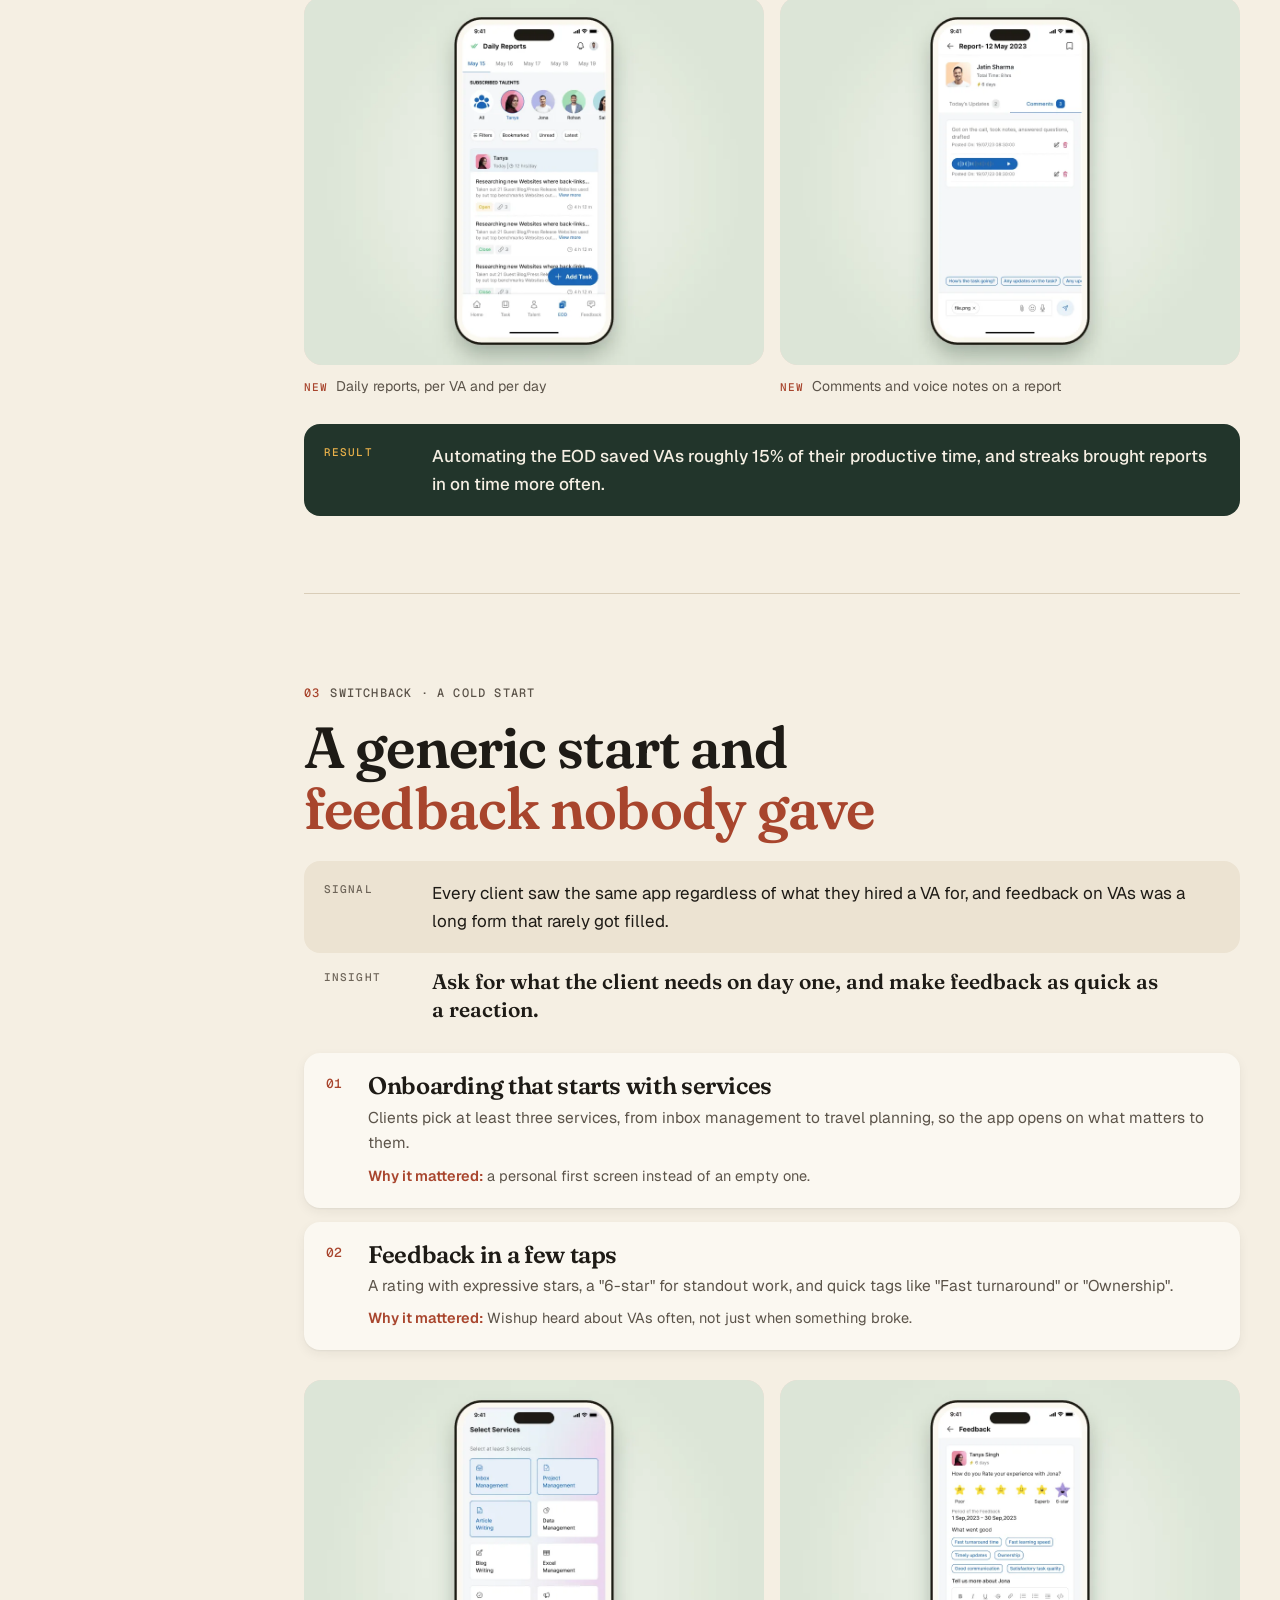
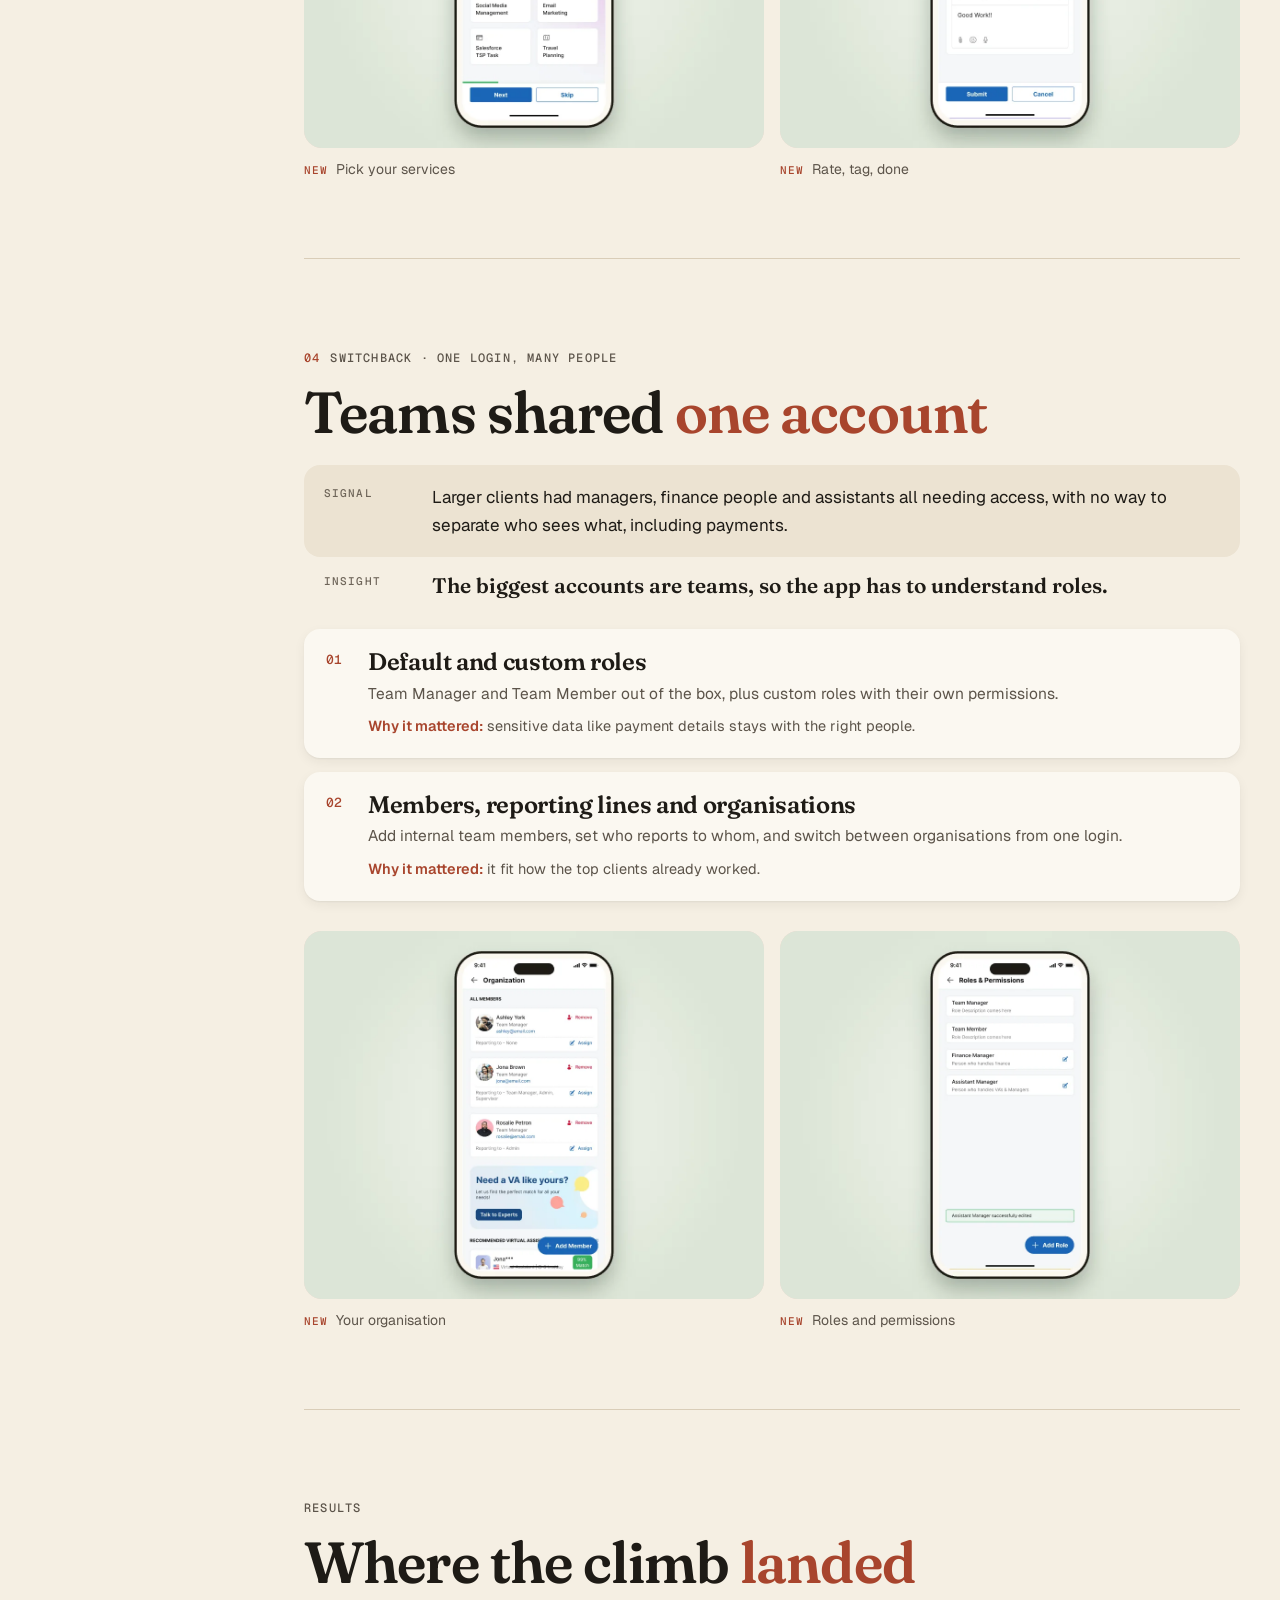
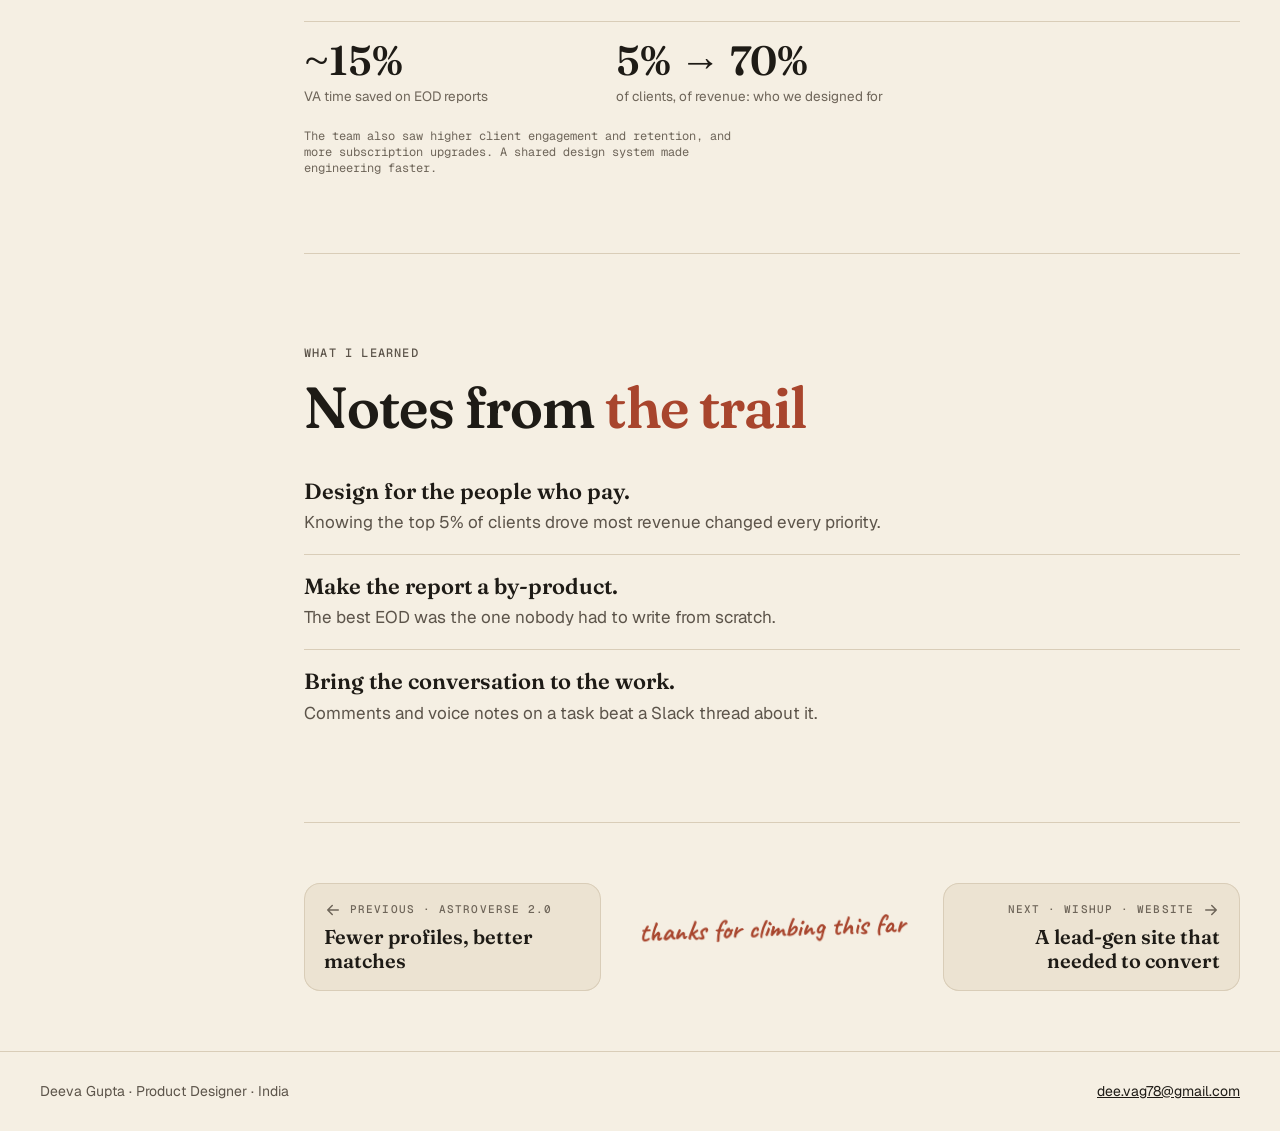
<file: wishup.html>
<!doctype html>
<html lang="en">
<head>
  <meta charset="utf-8">
  <meta name="viewport" content="width=device-width, initial-scale=1, viewport-fit=cover">
  <title>Wishup · Case study · Deeva Gupta</title>
  <meta name="description" content="How we pulled Wishup's client and VA work out of Slack threads and email into one app for tasks, EOD reports and feedback.">
  <meta name="theme-color" content="#22352B">
  <meta property="og:title" content="Wishup: one app for clients, VAs and Wishup">
  <meta property="og:description" content="A product design case study by Deeva Gupta.">
  <link rel="icon" href="data:image/svg+xml,%3Csvg xmlns='http://www.w3.org/2000/svg' viewBox='0 0 64 64'%3E%3Ccircle cx='32' cy='32' r='32' fill='%23C2553A'/%3E%3Ctext x='32' y='44' text-anchor='middle' font-family='Georgia,serif' font-weight='700' font-size='34' fill='%23FBF8F1'%3ED%3C/text%3E%3C/svg%3E">
  <link rel="preconnect" href="https://fonts.googleapis.com">
  <link rel="preconnect" href="https://fonts.gstatic.com" crossorigin>
  <link rel="stylesheet" href="https://fonts.googleapis.com/css2?family=Caveat:wght@700&family=Fraunces:opsz,wght,SOFT@9..144,600,0..100&family=Geist+Mono:wght@400;500&family=Geist:wght@400;500;600&display=swap">
  <link rel="stylesheet" href="assets/css/case.css?v=9">
</head>
<body>
  <a class="skip" href="#tldr">Skip to content</a>

  <header class="bar">
    <a class="back" href="index.html#work">
      <svg width="16" height="16" viewBox="0 0 24 24" fill="none" aria-hidden="true"><path d="M19 12H5m0 0 6-6m-6 6 6 6" stroke="currentColor" stroke-width="2" stroke-linecap="round" stroke-linejoin="round"/></svg>
      <span>Back to the portfolio</span>
    </a>
    <a class="brand" href="index.html" aria-label="Deeva Gupta, home">D</a>
    <div class="bar-actions">
      <a class="btn btn-sm" href="index.html#hello" hidden>Say hello</a>
      <a class="btn btn-sm bar-resume" href="assets/Deeva%20Gupta%20Resume.pdf" target="_blank" rel="noopener" data-resume>Résumé<svg width="14" height="14" viewBox="0 0 24 24" fill="none" stroke="currentColor" stroke-width="2.2" stroke-linecap="round" stroke-linejoin="round" aria-hidden="true"><path d="M12 4v11m0 0-4.5-4.5M12 15l4.5-4.5M5 20h14"/></svg></a>
    </div>
  </header>

  <!-- HERO -->
  <section class="hero has-art light wu">
    <div class="wrap hero-inner">
      <div class="hero-copy">
      <p class="eyebrow"><span>Case study</span>Wishup · Hucentric</p>
      <h1>One app for clients, VAs <em>and Wishup</em></h1>
      <p class="hero-sub">How we moved the day-to-day work between busy clients and their virtual assistants out of Slack threads and email into one app.</p>
      </div>
      <figure class="hero-art stage" role="img" aria-label="The Wishup client app on three phones: the Tasks list with status and recurrence, the Home screen with reminders and today's EOD report, and Daily Reports per VA">
        <div class="st">
          <svg class="st-board" viewBox="0 0 420 300" fill="none"><g><rect x="4" y="4" width="128" height="292" rx="14"/><rect x="146" y="4" width="128" height="292" rx="14"/><rect x="288" y="4" width="128" height="292" rx="14"/></g><g class="cards"><rect x="16" y="34" width="104" height="44" rx="8"/><rect x="16" y="88" width="104" height="60" rx="8"/><rect x="16" y="158" width="104" height="40" rx="8"/><rect x="158" y="34" width="104" height="56" rx="8"/><rect x="158" y="100" width="104" height="44" rx="8"/><rect x="300" y="34" width="104" height="44" rx="8"/><rect x="300" y="88" width="104" height="52" rx="8"/><rect x="300" y="150" width="104" height="44" rx="8"/><rect x="300" y="204" width="104" height="40" rx="8"/></g></svg>
          <div class="st-ph st-l" style="--d:3"><span class="crop"><img src="assets/img/wishup/tasks.webp" width="1000" height="800" alt=""></span></div>
          <div class="st-ph st-r" style="--d:3"><span class="crop"><img src="assets/img/wishup/eod_list.webp" width="1000" height="800" alt=""></span></div>
          <div class="st-ph st-c" style="--d:5"><span class="crop"><img src="assets/img/wishup/home.webp" width="1000" height="800" alt=""></span></div>
          <div class="chip chip-task" style="--d:9"><span class="tk"><svg viewBox="0 0 20 20"><rect x="2" y="2" width="16" height="16" rx="4"/><path d="m6 10.2 2.6 2.6L14 7.4"/></svg></span><span>Research new websites<em>Recurring · In progress</em></span></div>
          <div class="chip chip-ver" style="--d:7"><svg viewBox="0 0 20 20"><circle cx="10" cy="10" r="10"/><path d="m5.5 10.2 3 3 6-6.4"/></svg>Today's EOD report is in</div>
          <div class="chip chip-add" style="--d:8"><b>+</b>Add Task</div>
          <div class="chip chip-voice" style="--d:6"><span class="mic"><svg viewBox="0 0 24 24"><rect x="9" y="3" width="6" height="11" rx="3"/><path d="M5.5 11a6.5 6.5 0 0 0 13 0M12 17.5V21"/></svg></span><span>Voice note<em>on yesterday's report</em></span></div>
          <i class="spk k1"></i><i class="spk k2"></i><i class="spk k3"></i><i class="spk k4"></i>
        </div>
      </figure>
      <dl class="facts">
        <div><dt>Role</dt><dd>Product Designer, client app</dd></div>
        <div><dt>Timeline</dt><dd>2023 – Jan 2024</dd></div>
        <div><dt>Platform</dt><dd>iOS &amp; Android app</dd></div>
        <div><dt>I owned</dt><dd>App flows &amp; UI</dd></div>
        <div><dt>Team</dt><dd>Design manager and designer</dd></div>
      </dl>
    </div>
  </section>

  <main class="paper">
    <div class="wrap layout">
      <!-- side map -->
      <nav class="toc" aria-label="On this page">
        <p class="toc-title">Route</p>
        <ol>
          <li><a href="#tldr">30-second version</a></li>
          <li><a href="#context">Where we started</a></li>
          <li><a href="#s1"><span>01</span>Work in Slack</a></li>
          <li><a href="#s2"><span>02</span>EOD by hand</a></li>
          <li><a href="#s3"><span>03</span>A cold start</a></li>
          <li><a href="#s4"><span>04</span>One login, many people</a></li>
          <li><a href="#results">Results</a></li>
          <li><a href="#learnings">What I learned</a></li>
        </ol>
      </nav>

      <article class="story">
        <!-- TL;DR -->
        <section id="tldr" class="block">
          <p class="kicker">Got 30 seconds?</p>
          <div class="tldr">
            <div><h2 class="mini">The problem</h2><p>Wishup matches clients with virtual assistants (VAs). The work between them lived in Slack, email and informal messages, and VAs rewrote their day into an end-of-day (EOD) report by hand. Clients switched between apps just to know what got done.</p></div>
            <div><h2 class="mini">What I did</h2><p>As the designer on the client app, working with our design manager, I designed one place for the whole relationship: tasks both sides can update, EOD reports drafted from those tasks, quick feedback, and roles for teams.</p></div>
          </div>
          <dl class="metrics">
            <div><dt>~15%</dt><dd>of VAs' productive time saved on EOD reporting</dd></div>
            <div><dt>5% → 70%</dt><dd>of clients, of revenue: who we designed for</dd></div>
          </dl>
        </section>

        <!-- CONTEXT -->
        <section id="context" class="block">
          <p class="kicker">Where we started</p>
          <h2>A service run on <em>Slack threads</em></h2>
          <p>Wishup is an Indian startup that matches business owners with trained virtual assistants. Three groups had to be happy at once: the client who pays, the VA who does the work, and the Wishup team that keeps the match going.</p>
          <p>We started with interviews with the in-house team, Clarity session recordings and an audit of the existing dashboards, then followed up with client interviews and surveys. One finding reset the brief: the top 5% of clients brought in over 70% of revenue. They became the people we designed for: owners who delegate a lot, have little time, and want to see their team's day without chasing it.</p>
          <blockquote class="north">North star: <em>every task, update and report in one place</em>, so nobody has to ask "what happened today?"</blockquote>
          <div class="ba">
            <figure><div class="shot"><img src="assets/img/wishup/home.webp" alt="Wishup client app home: payment reminder, a Hire More Talent card, the latest EOD report and VA time utilisation" loading="lazy"></div><figcaption><span>Home</span>Reminders, today's EOD and VA utilisation up front</figcaption></figure>
            <figure><div class="shot"><img src="assets/img/wishup/talent.webp" alt="Talent tab with subscribed VAs, a Best Picks for You card and services" loading="lazy"></div><figcaption><span>Talent</span>Your VAs, and the next one worth hiring</figcaption></figure>
          </div>
        </section>

        <!-- 01 -->
        <section id="s1" class="block switchback">
          <p class="kicker"><span class="num">01</span>Switchback · Work in Slack</p>
          <h2>Tasks were assigned <em>in a chat message</em></h2>
          <div class="signal"><span>Signal</span><p>Clients assigned work over Slack or email, VAs replied in the same threads, and status lived in someone's memory. The old app had few reasons to open it at all.</p></div>
          <p class="insight"><span>Insight</span>If a task lives in one place with a status both sides can change, nobody has to ask for an update.</p>
          <ol class="decisions">
            <li><h3>Create and assign tasks in the app</h3><p>Name, assignee, description, date, frequency and category in one form, with attachments and voice notes.</p><p class="why"><b>Why it mattered:</b> delegating took less effort than typing a Slack message.</p></li>
            <li><h3>Status that both sides update</h3><p>Open, closed, one-time or recurring, flagged, with new updates counted on the card and time spent per VA.</p><p class="why"><b>Why it mattered:</b> the task list became the status report.</p></li>
            <li><h3>Speech-to-text and suggestions for repeat work</h3><p>Tasks can be dictated, and repeated tasks are suggested instead of retyped.</p><p class="why"><b>Why it mattered:</b> busy owners delegate on the go.</p></li>
          </ol>
          <div class="ba">
            <figure><div class="shot"><img src="assets/img/wishup/tasks.webp" alt="Tasks list with subscribed talents, filters and task cards showing status, recurrence and new updates" loading="lazy"></div><figcaption><span>New</span>Every task, with its status</figcaption></figure>
            <figure><div class="shot"><img src="assets/img/wishup/create_task.webp" alt="Create Task form with assignee, rich-text description, date, frequency and category" loading="lazy"></div><figcaption><span>New</span>Delegate in one form</figcaption></figure>
          </div>
        </section>

        <!-- 02 -->
        <section id="s2" class="block switchback">
          <p class="kicker"><span class="num">02</span>Switchback · EOD by hand</p>
          <h2>VAs wrote the same day <em>twice</em></h2>
          <div class="signal"><span>Signal</span><p>Every evening VAs rewrote their task notes into an EOD report, and clients received a long email they rarely opened in full.</p></div>
          <p class="insight"><span>Insight</span>The EOD should be a by-product of the day's work, not a second job.</p>
          <ol class="decisions">
            <li><h3>EOD drafts built from task updates</h3><p>The day's updates compile into a draft the VA reviews, instead of writing from scratch.</p><p class="why"><b>Why it mattered:</b> the report took minutes, not a chunk of the evening.</p></li>
            <li><h3>Highlights by email, the full report in the app</h3><p>The email carries the key points and links into the app for details, comments and voice notes.</p><p class="why"><b>Why it mattered:</b> the email became a way into the app.</p></li>
            <li><h3>Filters, bookmarks and EOD streaks</h3><p>Clients with several VAs filter by person, date or unread; VAs keep a streak for timely reports.</p><p class="why"><b>Why it mattered:</b> reports got read, and they arrived on time.</p></li>
          </ol>
          <div class="ba">
            <figure><div class="shot"><img src="assets/img/wishup/eod_list.webp" alt="Daily Reports with dates, subscribed talents, filters and task updates" loading="lazy"></div><figcaption><span>New</span>Daily reports, per VA and per day</figcaption></figure>
            <figure><div class="shot"><img src="assets/img/wishup/eod_comments.webp" alt="EOD report comments with a written note, a voice note and quick reply chips" loading="lazy"></div><figcaption><span>New</span>Comments and voice notes on a report</figcaption></figure>
          </div>
          <p class="result"><span>Result</span>Automating the EOD saved VAs roughly 15% of their productive time, and streaks brought reports in on time more often.</p>
        </section>

        <!-- 03 -->
        <section id="s3" class="block switchback">
          <p class="kicker"><span class="num">03</span>Switchback · A cold start</p>
          <h2>A generic start and <em>feedback nobody gave</em></h2>
          <div class="signal"><span>Signal</span><p>Every client saw the same app regardless of what they hired a VA for, and feedback on VAs was a long form that rarely got filled.</p></div>
          <p class="insight"><span>Insight</span>Ask for what the client needs on day one, and make feedback as quick as a reaction.</p>
          <ol class="decisions">
            <li><h3>Onboarding that starts with services</h3><p>Clients pick at least three services, from inbox management to travel planning, so the app opens on what matters to them.</p><p class="why"><b>Why it mattered:</b> a personal first screen instead of an empty one.</p></li>
            <li><h3>Feedback in a few taps</h3><p>A rating with expressive stars, a "6-star" for standout work, and quick tags like "Fast turnaround" or "Ownership".</p><p class="why"><b>Why it mattered:</b> Wishup heard about VAs often, not just when something broke.</p></li>
          </ol>
          <div class="ba">
            <figure><div class="shot"><img src="assets/img/wishup/onb_services.webp" alt="Select Services onboarding grid with inbox, project and data management options" loading="lazy"></div><figcaption><span>New</span>Pick your services</figcaption></figure>
            <figure><div class="shot"><img src="assets/img/wishup/feedback_form.webp" alt="Feedback form with emoji star rating, a 6-star option and quick tags" loading="lazy"></div><figcaption><span>New</span>Rate, tag, done</figcaption></figure>
          </div>
        </section>

        <!-- 04 -->
        <section id="s4" class="block switchback">
          <p class="kicker"><span class="num">04</span>Switchback · One login, many people</p>
          <h2>Teams shared <em>one account</em></h2>
          <div class="signal"><span>Signal</span><p>Larger clients had managers, finance people and assistants all needing access, with no way to separate who sees what, including payments.</p></div>
          <p class="insight"><span>Insight</span>The biggest accounts are teams, so the app has to understand roles.</p>
          <ol class="decisions">
            <li><h3>Default and custom roles</h3><p>Team Manager and Team Member out of the box, plus custom roles with their own permissions.</p><p class="why"><b>Why it mattered:</b> sensitive data like payment details stays with the right people.</p></li>
            <li><h3>Members, reporting lines and organisations</h3><p>Add internal team members, set who reports to whom, and switch between organisations from one login.</p><p class="why"><b>Why it mattered:</b> it fit how the top clients already worked.</p></li>
          </ol>
          <div class="ba">
            <figure><div class="shot"><img src="assets/img/wishup/org.webp" alt="Organization screen listing members with roles, reporting lines and a Need a VA like yours card" loading="lazy"></div><figcaption><span>New</span>Your organisation</figcaption></figure>
            <figure><div class="shot"><img src="assets/img/wishup/roles.webp" alt="Roles and Permissions list with default and custom roles" loading="lazy"></div><figcaption><span>New</span>Roles and permissions</figcaption></figure>
          </div>
        </section>

        <!-- RESULTS -->
        <section id="results" class="block">
          <p class="kicker">Results</p>
          <h2>Where the climb <em>landed</em></h2>
          <dl class="metrics big">
            <div><dt>~15%</dt><dd>VA time saved on EOD reports</dd></div>
            <div><dt>5% → 70%</dt><dd>of clients, of revenue: who we designed for</dd></div>
          </dl>
          <p class="source">The team also saw higher client engagement and retention, and more subscription upgrades. A shared design system made engineering faster.</p>
        </section>

        <!-- LEARNINGS -->
        <section id="learnings" class="block">
          <p class="kicker">What I learned</p>
          <h2>Notes from <em>the trail</em></h2>
          <ul class="learn">
            <li><b>Design for the people who pay.</b> Knowing the top 5% of clients drove most revenue changed every priority.</li>
            <li><b>Make the report a by-product.</b> The best EOD was the one nobody had to write from scratch.</li>
            <li><b>Bring the conversation to the work.</b> Comments and voice notes on a task beat a Slack thread about it.</li>
          </ul>
        </section>

        <!-- NEXT -->
        <section class="next">
          <div class="next-mid">
            <p class="hand">thanks for climbing this far</p>
            <div class="next-row">
            <a class="btn btn-ghost" href="index.html#hello" hidden>Say hello</a>
          </div>
          </div>
          <a class="pn pn-prev" href="astroverse.html"><span class="pn-k"><svg width="18" height="18" viewBox="0 0 24 24" fill="none" aria-hidden="true"><path d="M19 12H5m0 0 6-6m-6 6 6 6" stroke="currentColor" stroke-width="2" stroke-linecap="round" stroke-linejoin="round"/></svg>Previous · Astroverse 2.0</span><span class="pn-t">Fewer profiles, better matches</span></a>
          <a class="pn pn-next" href="wishup-website.html"><span class="pn-k">Next · Wishup · Website<svg width="18" height="18" viewBox="0 0 24 24" fill="none" aria-hidden="true"><path d="M5 12h14m0 0-6-6m6 6-6 6" stroke="currentColor" stroke-width="2" stroke-linecap="round" stroke-linejoin="round"/></svg></span><span class="pn-t">A lead-gen site that needed to convert</span></a>
        </section>
      </article>
    </div>
  </main>

  <footer class="foot"><div class="wrap"><span>Deeva Gupta · Product Designer · India</span><a href="mailto:dee.vag78@gmail.com">dee.vag78@gmail.com</a></div></footer>

  <script>
    // Highlight the current section in the side map.
    (() => {
      const links = [...document.querySelectorAll('.toc a')];
      const map = new Map(links.map((a) => [a.getAttribute('href').slice(1), a]));
      const io = new IntersectionObserver((es) => es.forEach((e) => {
        if (!e.isIntersecting) return;
        links.forEach((a) => a.removeAttribute('aria-current'));
        map.get(e.target.id)?.setAttribute('aria-current', 'true');
      }), { rootMargin: '-35% 0px -60% 0px' });
      map.forEach((_, id) => { const el = document.getElementById(id); el && io.observe(el); });
    })();
    // Hero stage: layers drift a little with the pointer (skipped for reduced motion and touch).
    (() => {
      const st = document.querySelector('.st');
      if (!st || matchMedia('(prefers-reduced-motion: reduce)').matches || !matchMedia('(hover: hover)').matches) return;
      const hero = st.closest('.hero');
      hero.addEventListener('pointermove', (e) => {
        const r = st.getBoundingClientRect();
        st.style.setProperty('--mx', (((e.clientX - r.left) / r.width - 0.5) * 2).toFixed(3));
        st.style.setProperty('--my', (((e.clientY - r.top) / r.height - 0.5) * 2).toFixed(3));
      });
      hero.addEventListener('pointerleave', () => { st.style.setProperty('--mx', 0); st.style.setProperty('--my', 0); });
    })();
    // Résumé: save a copy and open it in a new tab.
    document.querySelectorAll('[data-resume]').forEach((a) => a.addEventListener('click', (e) => {
      e.preventDefault();
      const d = document.createElement('a');
      d.href = a.href; d.download = a.href.split('/').pop();
      document.body.append(d); d.click(); d.remove();
      window.open(a.href, '_blank', 'noopener');
    }));
  </script>
</body>
</html>
</file>
<file: assets/css/site.css>
/* ==========================================================================
   Portfolio v3 · The Trek Journal
   Every value here comes from the style guide in Figma
   (Style guide · Portfolio v3). Change a token, not a component.
   ========================================================================== */

/* ---------- 1. Tokens ---------- */
:root {
  /* primitives */
  --paper-50: #FBF8F1; --paper-100: #F5EFE3; --paper-200: #ECE3D2; --paper-300: #D9CDB8;
  --ink-900: #1E1B16; --ink-600: #5C544A; --ink-400: #857B6E;
  --forest-900: #1A2921; --forest-800: #22352B; --forest-600: #2F4A3B; --sage-200: #B9C6B4;
  --terra-100: #F3DDD3; --terra-500: #C2553A; --terra-700: #A8452D;
  --ochre-100: #F6E6C4; --ochre-400: #E8B04A; --ochre-500: #D99A2B;
  --tint-blush: #F1D3CC; --tint-wheat: #F3E2BD; --tint-sage: #DCE5D6; --tint-slate: #D6DEE2;

  /* semantic roles */
  --bg-page: var(--paper-100); --bg-alt: var(--paper-200); --bg-card: var(--paper-50);
  --bg-inverse: var(--forest-800); --bg-inverse-raised: var(--forest-600);
  --text-primary: var(--ink-900); --text-secondary: var(--ink-600); --text-accent: var(--terra-700);
  --text-on-inverse: var(--paper-100); --text-on-inverse-2: var(--sage-200); --text-on-action: var(--ink-900);
  --action: var(--ochre-500); --action-hover: var(--ochre-400);
  --mark: var(--terra-500); --highlight: var(--ochre-500);
  --hairline: var(--paper-300); --strong: var(--ink-900);

  /* type */
  --f-display: "Fraunces", "Iowan Old Style", Georgia, serif;
  --f-ui: "Geist", "Helvetica Neue", Arial, system-ui, sans-serif;
  --f-mono: "Geist Mono", ui-monospace, SFMono-Regular, Menlo, monospace;
  --f-hand: "Caveat", "Segoe Print", cursive;

  /* space · 8pt with a 4px half-step */
  --s1: 4px; --s2: 8px; --s3: 12px; --s4: 16px; --s5: 24px; --s6: 32px; --s7: 48px; --s8: 64px; --s9: 96px; --s10: 128px;
  --section-y: var(--s10);
  --side: 24px;
  --container: 1200px;

  /* shape */
  --r-xs: 4px; --r-s: 8px; --r-m: 16px; --r-pill: 999px;

  /* depth */
  --e1: 0 1px 2px rgba(30, 27, 22, .06), 0 4px 12px rgba(30, 27, 22, .06);
  --e2: 0 2px 4px rgba(30, 27, 22, .08), 0 16px 32px rgba(30, 27, 22, .12);
  --e3: 0 -8px 40px rgba(30, 27, 22, .18);

  /* motion */
  --fast: 160ms; --base: 240ms; --slow: 600ms; --flip: 700ms;
  --ease: cubic-bezier(.2, .8, .2, 1);
}
@media (max-width: 640px) {
  :root { --section-y: 80px; --side: 20px; }
}

/* ---------- 2. Base ---------- */
*, *::before, *::after { box-sizing: border-box; }
html { overflow-x: clip; scroll-behavior: smooth; scroll-padding-top: 24px; -webkit-text-size-adjust: 100%; }
body {
  margin: 0; background: var(--bg-page); color: var(--text-primary);
  font: 400 16px/26px var(--f-ui); -webkit-font-smoothing: antialiased; text-rendering: optimizeLegibility;
}
img { display: block; max-width: 100%; }
a { color: inherit; }
button { font: inherit; color: inherit; }
p, h1, h2, h3, figure, blockquote, dl, dd { margin: 0; }
ul, ol { margin: 0; padding: 0; list-style: none; }
::selection { background: var(--ochre-100); }
:focus-visible { outline: 2px solid var(--strong); outline-offset: 3px; border-radius: 6px; }
.chapter--dark :focus-visible { outline-color: var(--ochre-400); }
[hidden] { display: none !important; }
.sr-only { position: absolute !important; width: 1px; height: 1px; overflow: hidden; clip: rect(0 0 0 0); white-space: nowrap; }
.skip { position: fixed; left: 16px; top: -64px; z-index: 100; padding: 10px 16px; border-radius: var(--r-pill); background: var(--ink-900); color: var(--paper-100); text-decoration: none; font: 500 14px/20px var(--f-ui); }
.skip:focus { top: 16px; }
.wrap { width: 100%; max-width: calc(var(--container) + var(--side) * 2); margin: 0 auto; padding-inline: var(--side); }

/* ---------- 3. Type scale ---------- */
.t-display-xl { font: 600 80px/84px var(--f-display); letter-spacing: -0.015em; font-variation-settings: "SOFT" 50, "opsz" 144; text-wrap: balance; }
.t-display-l  { font: 600 52px/58px var(--f-display); letter-spacing: -0.01em;  font-variation-settings: "SOFT" 50, "opsz" 96; text-wrap: balance; }
.t-display-m  { font: 600 28px/34px var(--f-display); letter-spacing: -0.005em; font-variation-settings: "SOFT" 50, "opsz" 36; text-wrap: balance; }
.t-metric     { font: 600 40px/44px var(--f-display); letter-spacing: -0.01em;  font-variant-numeric: tabular-nums; font-variation-settings: "SOFT" 0, "opsz" 48; }
.t-body-l { font: 400 19px/30px var(--f-ui); }
.t-body   { font: 400 16px/26px var(--f-ui); }
.t-body-s { font: 400 14px/22px var(--f-ui); }
.t-label  { font: 500 14px/20px var(--f-ui); }
.t-eyebrow { font: 500 12px/16px var(--f-mono); letter-spacing: .08em; text-transform: uppercase; }
.t-hand { font: 700 24px/28px var(--f-hand); color: var(--mark); }
@media (max-width: 640px) {
  .t-display-xl { font-size: 44px; line-height: 48px; }
  .t-display-l  { font-size: 34px; line-height: 40px; }
  .t-display-m  { font-size: 24px; line-height: 30px; }
  .t-metric     { font-size: 32px; line-height: 36px; }
  .t-body-l     { font-size: 17px; line-height: 27px; }
  .t-hand       { font-size: 21px; line-height: 24px; }
}
.muted { color: var(--text-secondary); }
.accent { color: var(--text-accent); }

/* ---------- 4. Section pattern: eyebrow → headline → lead → object ---------- */
.chapter { position: relative; padding-block: var(--section-y); background: var(--bg-page); }
.chapter--alt { background: var(--bg-alt); }
.chapter--dark { background: var(--bg-inverse); color: var(--text-on-inverse); }
.chapter--dark .muted { color: var(--text-on-inverse-2); }
.chapter--dark .eyebrow { color: var(--ochre-400); }
.chapter--dark .eyebrow::before { background: var(--ochre-400); }
/* deckled paper edge above and below the dark chapters */
.chapter--dark::before, .chapter--dark::after, .foot::before {
  content: ""; position: absolute; left: 0; right: 0; height: 12px; background: var(--bg-inverse); pointer-events: none;
  -webkit-mask: url("data:image/svg+xml,%3Csvg xmlns='http://www.w3.org/2000/svg' viewBox='0 0 240 12' preserveAspectRatio='none'%3E%3Cpath d='M0 12 L0 4.9 L7 5.4 L13 3.4 L23 3.6 L33 3.3 L43 4.3 L49 5.6 L55 4.4 L65 5.5 L77 6.4 L84 6.8 L94 8.7 L104 6.5 L110 8.9 L116 6.3 L123 4.7 L130 6.2 L140 4.9 L152 7.1 L158 6.5 L169 4.1 L175 6.3 L181 6.4 L191 4.2 L202 6.2 L214 4.9 L224 8.5 L232 4.8 L240 4.9 L240 12Z'/%3E%3C/svg%3E") 0 0/240px 12px repeat-x;
          mask: url("data:image/svg+xml,%3Csvg xmlns='http://www.w3.org/2000/svg' viewBox='0 0 240 12' preserveAspectRatio='none'%3E%3Cpath d='M0 12 L0 4.9 L7 5.4 L13 3.4 L23 3.6 L33 3.3 L43 4.3 L49 5.6 L55 4.4 L65 5.5 L77 6.4 L84 6.8 L94 8.7 L104 6.5 L110 8.9 L116 6.3 L123 4.7 L130 6.2 L140 4.9 L152 7.1 L158 6.5 L169 4.1 L175 6.3 L181 6.4 L191 4.2 L202 6.2 L214 4.9 L224 8.5 L232 4.8 L240 4.9 L240 12Z'/%3E%3C/svg%3E") 0 0/240px 12px repeat-x;
}
.chapter--dark::before, .foot::before { top: -11px; }
.chapter--dark::after { bottom: -11px; transform: scaleY(-1); }
.chapter--dark { z-index: 1; }

.head { max-width: 760px; }
.eyebrow { display: inline-flex; align-items: center; gap: var(--s2); color: var(--text-accent); }
.eyebrow::before { content: ""; width: 6px; height: 6px; border-radius: 50%; background: var(--mark); }
.head h2 { margin-top: var(--s4); }
.head .lead { margin-top: var(--s4); max-width: 620px; color: var(--text-secondary); }
.chapter--dark .head .lead { color: var(--text-on-inverse-2); }
.object { margin-top: var(--s7); position: relative; }
.note { display: inline-block; transform: rotate(-2deg); }

/* ---------- 5. Components ---------- */
/* Button */
.btn { display: inline-flex; align-items: center; justify-content: center; gap: var(--s2); min-height: 48px; padding: 0 var(--s5); border-radius: var(--r-pill);
  font: 500 14px/20px var(--f-ui); text-decoration: none; border: 0; cursor: pointer; transition: background var(--fast) var(--ease), transform var(--fast) var(--ease), box-shadow var(--fast) var(--ease); }
.btn--primary { background: var(--action); color: var(--text-on-action); }
.btn--primary:hover { background: var(--action-hover); transform: translateY(-1px); }
.btn--primary:active { transform: translateY(0) scale(.98); }
.btn--secondary { background: transparent; color: inherit; box-shadow: inset 0 0 0 1.5px currentColor; }
.btn--secondary:hover { background: rgba(30, 27, 22, .05); }
.chapter--dark .btn--secondary:hover { background: rgba(245, 239, 227, .08); }
.link { display: inline-flex; align-items: center; gap: 6px; font: 500 14px/20px var(--f-ui); color: var(--text-accent); text-decoration: underline; text-underline-offset: 4px; text-decoration-thickness: 1px; background: none; border: 0; padding: 0; cursor: pointer; }
.link:hover { text-decoration-thickness: 2px; }
.arrow { transition: transform var(--fast) var(--ease); }
.link:hover .arrow, .btn:hover .arrow { transform: translateX(3px); }

/* Chip */
.chips { display: flex; flex-wrap: wrap; gap: var(--s2); }
.chip { display: inline-flex; padding: 6px var(--s3); border-radius: var(--r-pill); background: var(--bg-card); box-shadow: inset 0 0 0 1px var(--hairline); font: 400 14px/20px var(--f-ui); }

/* Stamp */
.stamp { display: inline-flex; flex-direction: column; align-items: center; gap: 2px; padding: var(--s2) var(--s3); border: 2px dashed var(--mark); border-radius: var(--r-xs); color: var(--mark); transform: rotate(-4deg); }
.stamp b { font: 500 12px/16px var(--f-mono); letter-spacing: .08em; text-transform: uppercase; }
.stamp span { font: 400 12px/16px var(--f-mono); }

/* Metric */
.metric { display: flex; flex-direction: column; gap: var(--s1); }
.facts .metric dt, .astro-stats .metric dt { order: 2; }
.facts .metric dd, .astro-stats .metric dd { order: 1; }

/* ---------- 6. Top bar + bottom nav ---------- */
.topbar { position: absolute; top: 0; left: 0; right: 0; z-index: 5; display: flex; align-items: center; justify-content: space-between; padding: var(--s5) var(--side); }
.mark { display: inline-grid; place-items: center; width: 44px; height: 44px; border-radius: 50%; background: var(--mark); color: var(--paper-50); text-decoration: none; font: 600 20px/1 var(--f-display); box-shadow: var(--e1); }

.nav { position: fixed; left: 0; right: 0; bottom: var(--s4); z-index: 40; width: max-content; margin: 0 auto; display: flex; gap: var(--s1); padding: var(--s2); border-radius: var(--r-pill);
  background: var(--ink-900); box-shadow: 0 8px 24px rgba(30, 27, 22, .22); max-width: calc(100vw - 24px); overflow-x: auto; scrollbar-width: none; }
.nav::-webkit-scrollbar { display: none; }
.nav a { flex: none; padding: var(--s2) 14px; border-radius: var(--r-pill); color: var(--paper-100); text-decoration: none; font: 500 14px/20px var(--f-ui); transition: background var(--base) var(--ease), color var(--base) var(--ease); }
.nav a:hover { background: rgba(245, 239, 227, .1); }
.nav a[aria-current="true"] { background: var(--bg-page); color: var(--ink-900); }
.nav a.nav-hello { box-shadow: inset 0 0 0 1px rgba(245, 239, 227, .35); }
.nav a.nav-hello[aria-current="true"] { box-shadow: none; }
.nav a.nav-resume { display: inline-flex; align-items: center; gap: 6px; background: var(--ochre-400); color: var(--ink-900); }
.nav a.nav-resume:hover { background: var(--paper-100); }
@media (max-width: 640px) {
  .nav { gap: 0; padding: 6px; }
  .nav a { padding: var(--s2) 11px; font-size: 13px; }
  .nav .nav-long { display: none; }
}

/* ---------- 7. Hero: the trail ---------- */
.hero { position: relative; min-height: 100vh; min-height: 100svh; overflow: hidden; background: var(--paper-100); padding: 0; }
.hero-art { position: absolute; inset: 0; }
.hero-art img { width: 100%; height: 100%; object-fit: cover; object-position: 72% 50%; }
.hero-art::after { /* paper wash so the headline always reads */
  content: ""; position: absolute; inset: 0; pointer-events: none;
  background: linear-gradient(90deg, rgba(245, 239, 227, .94) 0%, rgba(245, 239, 227, .82) 34%, rgba(245, 239, 227, .4) 48%, rgba(245, 239, 227, 0) 60%),
              linear-gradient(0deg, rgba(245, 239, 227, .6) 0%, rgba(245, 239, 227, 0) 18%);
}
.hero-copy { position: relative; z-index: 2; padding-top: clamp(140px, 24vh, 240px); max-width: calc(var(--container) + var(--side) * 2); }
.hero-copy .hello { display: block; transform: rotate(-2deg); transform-origin: left; }
.hero-copy h1 { margin-top: var(--s3); max-width: 9.5em; }
.hero-copy .lead { margin-top: var(--s5); max-width: 30em; color: var(--text-secondary); }
.hero-hint { display: inline-flex; align-items: center; gap: var(--s3); margin-top: var(--s6); color: var(--text-primary); }
.hint-dot { position: relative; display: grid; place-items: center; width: 22px; height: 22px; border-radius: 50%; background: var(--bg-card); box-shadow: 0 1px 4px rgba(30, 27, 22, .2); }
.hint-dot::before { content: ""; width: 10px; height: 10px; border-radius: 50%; background: var(--action); }

.pins { position: absolute; inset: 0; z-index: 2; pointer-events: none; }
.pin { position: absolute; left: 0; top: 0; display: flex; align-items: center; gap: var(--s2); padding: 0; border: 0; background: none; cursor: pointer; pointer-events: auto; transform: translate(-14px, -14px); }
.pin-dot { position: relative; display: grid; place-items: center; width: 28px; height: 28px; border-radius: 50%; background: rgba(255, 255, 255, .88); box-shadow: 0 2px 6px rgba(30, 27, 22, .22); transition: transform var(--fast) var(--ease); }
.pin-dot::before { content: ""; width: 14px; height: 14px; border-radius: 50%; background: var(--action); transition: background var(--fast); }
.pin-dot::after { content: ""; position: absolute; inset: -6px; border-radius: 50%; border: 2px solid var(--action); opacity: 0; animation: pulse 2.6s var(--ease) infinite; }
.pin:nth-child(2) .pin-dot::after { animation-delay: .5s; } .pin:nth-child(3) .pin-dot::after { animation-delay: 1s; }
.pin:nth-child(4) .pin-dot::after { animation-delay: 1.5s; } .pin:nth-child(5) .pin-dot::after { animation-delay: 2s; }
@keyframes pulse { 0% { opacity: .7; transform: scale(.6); } 70%, 100% { opacity: 0; transform: scale(1.4); } }
.pin-label { padding: var(--s1) 10px; border-radius: var(--r-pill); background: var(--bg-card); box-shadow: 0 1px 3px rgba(30, 27, 22, .14); font: 400 14px/20px var(--f-ui); white-space: nowrap; transition: background var(--fast), color var(--fast); }
.pin:hover .pin-dot, .pin:focus-visible .pin-dot { transform: scale(1.12); }
.pin[aria-expanded="true"] .pin-dot::before { background: var(--ink-900); }
.pin[aria-expanded="true"] .pin-label, .pin:hover .pin-label { background: var(--ink-900); color: var(--paper-100); }
.pin.is-visited .pin-dot::before { background: var(--mark); }

@media (max-width: 900px) {
  .hero { min-height: 0; display: flex; flex-direction: column; }
  .hero-copy { padding-top: 112px; order: 1; }
  .hero-art { position: relative; order: 2; inset: auto; margin-top: var(--s6); aspect-ratio: 4 / 4.2; }
  .hero-art img { object-position: 82% 50%; }
  .hero-art::after { background: linear-gradient(180deg, rgba(245, 239, 227, 1) 0%, rgba(245, 239, 227, 0) 22%); }
  .pins { top: auto; height: 100%; bottom: 0; }
  .pin-label { display: none; }
  .pin[aria-expanded="true"] .pin-label { display: block; }
  .hero-hint { margin-top: var(--s5); }
}

/* Bottom sheet */
.sheet-backdrop { position: fixed; inset: 0; z-index: 60; background: rgba(30, 27, 22, .32); opacity: 0; transition: opacity var(--base) var(--ease); }
.sheet { position: fixed; left: 50%; bottom: 0; z-index: 61; width: min(560px, 100%); max-height: 86vh; overflow: auto; transform: translate(-50%, 104%);
  padding: var(--s3) var(--s6) var(--s6); border-radius: var(--r-m) var(--r-m) 0 0; background: var(--bg-card); box-shadow: var(--e3); transition: transform var(--base) var(--ease); }
.sheet-open .sheet { transform: translate(-50%, 0); }
.sheet-open .sheet-backdrop { opacity: 1; }
.sheet[hidden], .sheet-backdrop[hidden] { display: block; visibility: hidden; }
.sheet-open .sheet, .sheet-open .sheet-backdrop { visibility: visible; }
.sheet-grip { display: block; width: 40px; height: 4px; margin: 0 auto var(--s5); border-radius: 2px; background: var(--hairline); }
.sheet-close { position: absolute; top: var(--s4); right: var(--s4); display: grid; place-items: center; width: 40px; height: 40px; border: 0; border-radius: 50%; background: transparent; cursor: pointer; }
.sheet-close:hover { background: var(--bg-alt); }
.sheet h2 { margin-top: var(--s3); }
.sheet .role { margin-top: var(--s1); color: var(--text-secondary); }
.sheet .body { margin-top: var(--s4); }
.sheet .t-hand { margin-top: var(--s4); }
.sheet .sheet-link { margin-top: var(--s4); }
.sheet-foot { display: flex; justify-content: space-between; margin-top: var(--s6); padding-top: var(--s4); border-top: 1px solid var(--hairline); }
.sheet-foot .link[disabled] { visibility: hidden; }
.sheet-foot .prev { color: var(--text-secondary); }
/* Frosted glass, smaller: as a bottom sheet on phones, beside the tag on wide screens */
.sheet { background: rgba(251, 248, 241, .74); -webkit-backdrop-filter: blur(18px) saturate(1.4); backdrop-filter: blur(18px) saturate(1.4);
  box-shadow: inset 0 0 0 1px rgba(255, 255, 255, .55), 0 -8px 32px rgba(30, 27, 22, .16); padding: var(--s3) var(--s5) var(--s5); width: min(440px, 100%); }
.sheet-backdrop { background: rgba(30, 27, 22, .16); }
.sheet h2 { font-size: 26px; line-height: 32px; }
.sheet .body { font-size: 15px; line-height: 23px; }
.sheet-foot { margin-top: var(--s5); padding-top: var(--s3); }
.sheet-close { top: var(--s2); right: var(--s2); width: 36px; height: 36px; }
.sheet-close:hover { background: rgba(30, 27, 22, .06); }
.sheet.is-pop { position: absolute; bottom: auto; width: 340px; max-height: none; overflow: visible; padding: var(--s5); border-radius: 16px;
  box-shadow: inset 0 0 0 1px rgba(255, 255, 255, .6), 0 18px 44px rgba(30, 27, 22, .22);
  transform: translateX(10px) scale(.97); opacity: 0; transition: transform var(--base) var(--ease), opacity var(--base) var(--ease); }
.sheet.is-pop[data-side="right"] { transform: translateX(-10px) scale(.97); }
.sheet-open .sheet.is-pop { transform: none; opacity: 1; }
.sheet.is-pop .sheet-grip { display: none; }
.sheet.is-pop h2 { margin-top: var(--s2); }
.sheet.is-pop .t-eyebrow { padding-right: 36px; }
.sheet.is-pop::after { content: ""; position: absolute; top: calc(var(--tip, 50%) - 8px); right: -7px; width: 14px; height: 14px; background: inherit; -webkit-backdrop-filter: inherit; backdrop-filter: inherit; clip-path: polygon(0 0, 100% 50%, 0 100%); }
.sheet.is-pop[data-side="right"]::after { right: auto; left: -7px; clip-path: polygon(100% 0, 0 50%, 100% 100%); }
.sheet-backdrop.is-clear { background: transparent; pointer-events: none; }

/* ---------- 8. Story: the boarding pass ---------- */
.chapter--grid { background-color: var(--bg-page); background-image: linear-gradient(rgba(217, 205, 184, .55) 1px, transparent 1px), linear-gradient(90deg, rgba(217, 205, 184, .55) 1px, transparent 1px); background-size: 24px 24px; }
.pass-wrap { position: relative; padding-bottom: var(--s8); }
.pass { position: relative; display: grid; grid-template-columns: minmax(0, 1fr) 300px; max-width: 1100px; margin: 0 auto; transform: rotate(-1.2deg); transition: transform var(--base) var(--ease); filter: drop-shadow(0 2px 3px rgba(30, 27, 22, .08)) drop-shadow(0 16px 28px rgba(30, 27, 22, .12)); }
.pass:hover, .pass:focus-within { transform: rotate(0) translateY(-4px); }
.pass-main { position: relative; min-width: 0; background: var(--bg-card); border-radius: 18px 0 0 18px; overflow: hidden;
  -webkit-mask: radial-gradient(circle at 100% 0, transparent 14px, #000 14.5px) top / 100% 51% no-repeat, radial-gradient(circle at 100% 100%, transparent 14px, #000 14.5px) bottom / 100% 51% no-repeat;
          mask: radial-gradient(circle at 100% 0, transparent 14px, #000 14.5px) top / 100% 51% no-repeat, radial-gradient(circle at 100% 100%, transparent 14px, #000 14.5px) bottom / 100% 51% no-repeat; }
.pass-band { display: flex; justify-content: space-between; gap: var(--s4); padding: 22px 32px; background: var(--bg-inverse); color: var(--ochre-400); font: 500 12px/16px var(--f-mono); letter-spacing: .08em; text-transform: uppercase; }
.pass-band-r { color: var(--sage-200); }
.pass-route { display: grid; grid-template-columns: auto minmax(0, 1fr) auto; gap: var(--s5); align-items: end; padding: 28px 32px 22px; }
.pass-route > div { display: grid; gap: 2px; }
.pass-city { font: 600 52px/56px var(--f-display); letter-spacing: -.02em; font-variation-settings: "SOFT" 50, "opsz" 96; }
.pass-arc { text-align: center; padding-bottom: 6px; }
.pass-arc svg { width: 100%; max-width: 220px; height: 56px; margin: 0 auto; fill: none; stroke: var(--mark); stroke-width: 2; stroke-dasharray: 2 7; stroke-linecap: round; }
.pass-arc .pass-plane { fill: var(--mark); stroke: var(--bg-card); stroke-width: 3; stroke-dasharray: none; stroke-linejoin: round; paint-order: stroke; }
.pass-fields { display: grid; grid-template-columns: repeat(5, minmax(0, 1fr)); gap: var(--s4); margin: 0 32px 108px; padding: 18px 0; border-top: 1px solid var(--hairline); }
.pass-fields dt { color: var(--text-secondary); }
.pass-fields dd { margin-top: 4px; font: 500 16px/24px var(--f-ui); }
.pass-notes { padding: 4px 32px 32px; max-width: 600px; }
.pass-notes p { margin-top: 6px; }
.pass-stamp { position: absolute; right: 36px; bottom: 24px; transform: rotate(-8deg); }
.pass-tail { position: relative; min-width: 0; }
.pass-stub { position: relative; z-index: 1; display: flex; flex-direction: column; width: 100%; height: 100%; padding: 0; border: 0; border-left: 2px dashed var(--hairline); border-radius: 0 18px 18px 0; background: var(--bg-card); color: inherit; text-align: left; cursor: pointer; overflow: hidden;
  transform-origin: 0 0; transition: transform 520ms cubic-bezier(.5, 0, .75, 0), opacity 520ms ease-in;
  -webkit-mask: radial-gradient(circle at 0 0, transparent 14px, #000 14.5px) top / 100% 51% no-repeat, radial-gradient(circle at 0 100%, transparent 14px, #000 14.5px) bottom / 100% 51% no-repeat;
          mask: radial-gradient(circle at 0 0, transparent 14px, #000 14.5px) top / 100% 51% no-repeat, radial-gradient(circle at 0 100%, transparent 14px, #000 14.5px) bottom / 100% 51% no-repeat; }
.pass-stub .pass-band { justify-content: flex-start; }
.pass-stub:hover .pass-band span::after { content: " ✂"; }
.stub-stats { display: grid; gap: 18px; padding: 24px 28px; }
.stub-stats > span { display: grid; grid-template-columns: 110px 1fr; align-items: center; gap: var(--s3); }
.stub-stats b { font: 600 34px/38px var(--f-display); color: var(--mark); font-variant-numeric: tabular-nums; }
.stub-stats i { font: 400 13px/18px var(--f-ui); font-style: normal; color: var(--text-secondary); }
.barcode { display: block; height: 52px; margin: auto 28px 0; background: repeating-linear-gradient(90deg, var(--ink-900) 0 2px, transparent 2px 4px, var(--ink-900) 4px 5px, transparent 5px 8px, var(--ink-900) 8px 11px, transparent 11px 13px, var(--ink-900) 13px 14px, transparent 14px 17px); }
.barcode-id { display: block; margin: 6px 28px 22px; font-size: 10px; }
.packed { position: absolute; inset: 0; display: grid; align-content: start; gap: var(--s4); padding: 32px 28px; border: 2px dashed var(--hairline); border-left: 0; border-radius: 0 18px 18px 0; background: rgba(251, 248, 241, .6); visibility: hidden; }
.packed .chips { gap: 6px; }
.packed .link { justify-self: start; }
.pass.is-torn .pass-stub { transform: translate(60px, 90px) rotate(16deg); opacity: 0; pointer-events: none; visibility: hidden; transition: transform 520ms cubic-bezier(.5, 0, .75, 0), opacity 520ms ease-in, visibility 0s 520ms; }
.pass.is-torn .packed { visibility: visible; }
.pass-hint { position: absolute; left: 40px; bottom: 0; color: var(--text-secondary); transform: rotate(-2deg); }
.pass-next { position: absolute; right: 60px; bottom: 0; transform: rotate(-4deg); }
@media (max-width: 860px) {
  .pass { grid-template-columns: 1fr; transform: none; }
  .pass:hover, .pass:focus-within { transform: none; }
  .pass-main { border-radius: 18px 18px 0 0;
    -webkit-mask: radial-gradient(circle at 0 100%, transparent 14px, #000 14.5px) left / 51% 100% no-repeat, radial-gradient(circle at 100% 100%, transparent 14px, #000 14.5px) right / 51% 100% no-repeat;
            mask: radial-gradient(circle at 0 100%, transparent 14px, #000 14.5px) left / 51% 100% no-repeat, radial-gradient(circle at 100% 100%, transparent 14px, #000 14.5px) right / 51% 100% no-repeat; }
  .pass-stub { border-left: 0; border-top: 2px dashed var(--hairline); border-radius: 0 0 18px 18px;
    -webkit-mask: radial-gradient(circle at 0 0, transparent 14px, #000 14.5px) left / 51% 100% no-repeat, radial-gradient(circle at 100% 0, transparent 14px, #000 14.5px) right / 51% 100% no-repeat;
            mask: radial-gradient(circle at 0 0, transparent 14px, #000 14.5px) left / 51% 100% no-repeat, radial-gradient(circle at 100% 0, transparent 14px, #000 14.5px) right / 51% 100% no-repeat; }
  .packed { border-left: 2px dashed var(--hairline); border-top: 0; border-radius: 0 0 18px 18px; }
  .pass-band { padding: 16px 20px; }
  .pass-band-r { display: none; }
  .pass-route { grid-template-columns: 1fr 1fr; padding: 22px 20px 16px; }
  .pass-route .pass-arc { display: none; }
  .pass-city { font-size: 36px; line-height: 40px; }
  .pass-fields { grid-template-columns: repeat(3, minmax(0, 1fr)); margin: 0 20px; }
  .pass-notes { padding: 4px 20px 24px; }
  .pass-stamp { display: none; }
  .pass-hint, .pass-next { position: static; display: block; margin-top: var(--s4); }
  .pass-next { display: none; }
  .pass-wrap { padding-bottom: 0; }
}

/* ---------- 9. Work: postcards, front and back side by side ---------- */
.cards { display: grid; gap: var(--s7); }
.work-row { display: grid; grid-template-columns: minmax(0, 1.25fr) minmax(0, 1fr); gap: var(--s6); align-items: stretch; }
.postcard { position: relative; min-width: 0; border-radius: var(--r-s); background: var(--bg-card); box-shadow: var(--e1); transition: transform var(--base) var(--ease), box-shadow var(--base) var(--ease); }
.work-row:hover .postcard { transform: translateY(-4px); box-shadow: var(--e2); }
.work-row:hover .pc-front { transform: translateY(-4px) rotate(-1deg); }
.pc-front { display: flex; flex-direction: column; padding: var(--s3); text-decoration: none; color: inherit; }
.pc-art { position: relative; flex: 1 0 auto; width: 100%; min-height: 380px; border-radius: var(--r-xs); overflow: hidden; background: var(--tint, var(--tint-blush)); }
.pc-art > img, .pc-art > video { position: absolute; inset: 0; width: 100%; height: 100%; object-fit: cover; }
.pc-art .t-eyebrow { position: absolute; left: var(--s5); top: var(--s5); color: var(--ink-900); z-index: 1; }
.pc-art .greet { position: absolute; left: var(--s5); bottom: var(--s4); z-index: 1; transform: rotate(-2deg); color: var(--ink-900); opacity: .8; }
.tint-blush { --tint: var(--tint-blush); } .tint-wheat { --tint: var(--tint-wheat); } .tint-sage { --tint: var(--tint-sage); } .tint-slate { --tint: var(--tint-slate); }
/* drawn phones and browser (placeholders until real screens go in content.js) */
.phones { position: absolute; inset: 0; display: flex; align-items: center; justify-content: center; gap: 6%; padding-top: 4%; }
.phone { width: 22%; aspect-ratio: 9 / 18.5; border-radius: 18% / 9%; background: var(--paper-50); box-shadow: 0 0 0 3px var(--ink-900), var(--e2); padding: 9% 8%; display: flex; flex-direction: column; gap: 7%; }
.phone:first-child { transform: rotate(-6deg) translateY(4%); }
.phone:last-child { transform: rotate(5deg) translateY(-2%); }
.phone i { display: block; border-radius: 6px; background: var(--paper-200); }
.phone i.hero-blk { flex: 1.6; background: var(--tint); filter: saturate(1.4) brightness(.92); }
.phone:first-child i.hero-blk { background: var(--mark); filter: none; }
.phone i.ln { height: 6%; width: 70%; } .phone i.ln.s { width: 45%; }
.phone i.cta { height: 10%; border-radius: 99px; background: var(--ink-900); margin-top: auto; }
.web-mock { position: absolute; left: 50%; top: 52%; width: 66%; aspect-ratio: 16 / 10; transform: translate(-50%, -50%); border-radius: 10px; background: var(--paper-50); box-shadow: var(--e2); overflow: hidden; }
.web-bar { position: absolute; inset: 0 0 auto; height: 11%; display: flex; align-items: center; gap: 5px; padding-left: 12px; background: var(--paper-200); }
.web-bar i { width: 7px; height: 7px; border-radius: 50%; background: var(--paper-300); }
.web-h { position: absolute; left: 6%; top: 20%; width: 55%; height: 7%; border-radius: 4px; background: var(--ink-900); }
.web-l { position: absolute; left: 6%; top: 32%; width: 42%; height: 4%; border-radius: 4px; background: var(--paper-300); }
.web-l.s { top: 40%; width: 34%; }
.web-cta { position: absolute; left: 6%; top: 52%; width: 25%; height: 11%; border-radius: 99px; background: var(--action); }
.web-chart { position: absolute; right: 5%; bottom: 8%; width: 34%; height: 46%; display: flex; align-items: flex-end; justify-content: space-around; padding: 6%; border-radius: 8px; background: var(--paper-200); }
.web-chart i { width: 14%; background: var(--mark); border-radius: 3px 3px 0 0; opacity: .8; }
.web-chart i:nth-child(1) { height: 40%; } .web-chart i:nth-child(2) { height: 66%; } .web-chart i:nth-child(3) { height: 54%; } .web-chart i:nth-child(4) { height: 92%; }
.pc-back { display: grid; grid-template-columns: minmax(0, 1fr) auto minmax(0, .55fr); gap: var(--s5); padding: var(--s6); }
.pc-back .rows { display: grid; gap: var(--s3); align-content: start; }
.pc-back .rows h3 { margin-bottom: var(--s1); }
.pc-back dt { color: var(--text-secondary); }
.pc-back dd { margin-top: 2px; }
.pc-back .metric dd { color: var(--text-accent); }
.pc-back .link { margin-top: var(--s2); justify-self: start; }
.pc-back .rule { width: 1px; background: var(--hairline); }
.pc-back .addr { display: flex; flex-direction: column; align-items: flex-end; gap: var(--s4); }
.pc-stamp { display: grid; place-items: center; width: 64px; height: 76px; background: var(--action); outline: 3px dashed var(--bg-card); outline-offset: -5px; border-radius: 2px; font: 600 26px/1 var(--f-display); color: var(--ink-900); }
.postmark { position: relative; width: 84px; height: 84px; margin-top: -36px; margin-right: 36px; border-radius: 50%; border: 1.5px solid var(--mark); color: var(--mark); display: grid; place-items: center; text-align: center; font: 500 10px/13px var(--f-mono); letter-spacing: .06em; text-transform: uppercase; transform: rotate(-12deg) scale(1.3); opacity: 0; transition: transform 240ms cubic-bezier(.3, 1.6, .5, 1) 300ms, opacity 160ms 300ms; }
.work-row.is-in .postmark { transform: rotate(-12deg); opacity: .9; }
.work-row:hover .postmark { transform: rotate(-16deg) scale(1.06); }
.postmark::after { content: ""; position: absolute; left: 70%; top: 30%; width: 70px; height: 34px; background: repeating-linear-gradient(180deg, transparent 0 6px, var(--mark) 6px 7.5px); opacity: .7; }
.addr-lines { align-self: stretch; display: grid; gap: var(--s3); margin-top: auto; }
.addr-lines span { display: block; padding-bottom: 2px; border-bottom: 1px solid var(--hairline); font: 700 21px/26px var(--f-hand); color: var(--ink-900); white-space: nowrap; overflow: hidden; text-overflow: ellipsis; }
@media (max-width: 960px) {
  .work-row { grid-template-columns: minmax(0, 1fr); gap: var(--s4); }
  .pc-art { min-height: 0; aspect-ratio: 3 / 2; }
}
@media (max-width: 560px) {
  .pc-back { grid-template-columns: 1fr; padding: var(--s5); }
  .pc-back .rule, .pc-back .addr { display: none; }
  .phone { width: 28%; }
}

/* ---------- 10. How I work: five switchbacks ---------- */
.journey { display: grid; grid-template-columns: 380px minmax(0, 1fr); gap: var(--s7); align-items: start; }
.steps { position: relative; display: grid; gap: var(--s2); }
.steps::before { content: ""; position: absolute; left: 39px; top: 30px; bottom: 30px; border-left: 2px dashed rgba(185, 198, 180, .45); }
.step { position: relative; display: flex; align-items: flex-start; gap: var(--s4); width: 100%; padding: var(--s4) var(--s5); border: 0; border-radius: var(--r-m); background: transparent; color: var(--text-on-inverse); text-align: left; cursor: pointer; transition: background var(--base) var(--ease), color var(--base) var(--ease), box-shadow var(--base) var(--ease); }
.step:hover { background: rgba(245, 239, 227, .07); }
.step-num { position: relative; z-index: 1; flex: none; display: grid; place-items: center; width: 32px; height: 32px; border-radius: 50%; background: var(--bg-inverse); box-shadow: inset 0 0 0 2px var(--sage-200); font: 500 12px/1 var(--f-mono); color: var(--sage-200); }
.step-title { display: block; font: 600 22px/28px var(--f-display); font-variation-settings: "SOFT" 50, "opsz" 24; }
.step-hat { display: block; margin-top: 6px; color: var(--ochre-400); }
.step[aria-selected="true"] { background: var(--bg-card); color: var(--text-primary); box-shadow: 0 8px 24px rgba(0, 0, 0, .25); }
.step[aria-selected="true"] .step-num { background: var(--action); box-shadow: none; color: var(--ink-900); }
.step[aria-selected="true"] .step-hat { color: var(--text-accent); }
.window { display: flex; flex-direction: column; min-height: 520px; border-radius: var(--r-m); background: var(--bg-card); color: var(--text-primary); box-shadow: 0 16px 40px rgba(0, 0, 0, .3); overflow: hidden; }
.window:focus-visible { outline-offset: 4px; }
.window.is-in .window-body { animation: fadeUp 420ms var(--ease); }
@keyframes fadeUp { from { opacity: 0; transform: translateY(8px); } to { opacity: 1; transform: none; } }
.window-bar { display: flex; justify-content: space-between; align-items: center; gap: var(--s4); padding: 16px 28px; background: var(--bg-alt); }
.window-body { flex: 1; display: flex; flex-direction: column; gap: var(--s6); padding: var(--s6) 28px 28px; }
.window-art { flex: 1; display: flex; align-items: center; min-height: 230px; }
.window-foot { display: grid; grid-template-columns: minmax(0, 1fr) auto; gap: var(--s6); align-items: end; padding-top: var(--s5); border-top: 1px solid var(--hairline); }
.window-foot .t-eyebrow { margin-bottom: 6px; }
.window-copy { display: grid; gap: var(--s4); }
.window-copy .proof { max-width: 560px; color: var(--text-secondary); }
.chapter--dark .window .muted { color: var(--text-secondary); }
.art-signal { display: flex; flex-wrap: wrap; align-items: center; gap: var(--s5) var(--s6); width: 100%; }
.sources { display: flex; gap: var(--s4); }
.sources li { display: grid; justify-items: center; gap: 10px; }
.src { display: block; width: 92px; height: 92px; border-radius: var(--r-s); background: var(--paper-100); box-shadow: inset 0 0 0 1.5px var(--hairline); }
.src-funnel { display: flex; align-items: flex-end; gap: 6px; padding: 14px 14px 12px; }
.src-funnel i { flex: 1; height: var(--h); border-radius: 3px 3px 0 0; background: var(--ink-400); }
.src-funnel i:nth-child(3) { background: var(--mark); }
.src-heat { background: radial-gradient(circle at 32% 38%, rgba(194, 85, 58, .85) 0 8px, rgba(217, 154, 43, .55) 16px, transparent 30px), radial-gradient(circle at 70% 70%, rgba(217, 154, 43, .5) 0 6px, transparent 22px), var(--paper-100); }
.src-call { display: grid; align-content: center; gap: 8px; padding: 16px; }
.src-call i { height: 10px; border-radius: 5px; background: var(--paper-300); }
.src-call i:nth-child(1) { width: 80%; } .src-call i:nth-child(2) { width: 100%; background: var(--mark); } .src-call i:nth-child(3) { width: 56%; }
.signal-card { max-width: 260px; padding: 20px 24px; border-radius: var(--r-s); background: var(--bg-alt); box-shadow: var(--e1); }
.signal-card .t-display-m { margin-top: 6px; }
.art-ledger { display: grid; gap: var(--s4); width: 100%; }
.art-ledger li { display: grid; grid-template-columns: 176px minmax(0, 1fr); align-items: baseline; gap: var(--s5); padding-bottom: var(--s4); border-bottom: 1px dashed var(--hairline); }
.art-ledger li:last-child { border-bottom: 0; padding-bottom: 0; }
.art-ledger b { display: block; font: 600 20px/26px var(--f-display); }
.window-side { display: flex; flex-direction: column; align-items: flex-end; gap: var(--s4); }
.tool-stamps { display: flex; flex-wrap: wrap; justify-content: flex-end; gap: var(--s2); }
.tool-stamps li { padding: 6px 12px; border: 1.5px dashed var(--mark); border-radius: var(--r-xs); color: var(--text-accent); font: 500 12px/16px var(--f-mono); letter-spacing: .08em; text-transform: uppercase; }
.art-note { display: flex; flex-wrap: wrap; align-items: center; gap: var(--s6); }
.sticky { max-width: 360px; padding: 24px 28px; background: var(--ochre-100); box-shadow: var(--e2); transform: rotate(-2deg); }
.sticky .t-eyebrow { color: var(--text-secondary); }
.sticky .t-display-m { margin-top: 8px; }
.art-phones { display: flex; align-items: center; gap: var(--s6); flex-wrap: wrap; }
.mini-phone { display: grid; align-content: start; gap: 6px; width: 110px; height: 196px; padding: 12px 10px; border-radius: 18px; background: var(--paper-50); box-shadow: 0 0 0 2.5px var(--ink-900); overflow: hidden; }
.mini-phone.before i { height: 18px; border-radius: 4px; background: var(--paper-200); }
.mini-phone.after i { height: 50px; border-radius: 6px; background: var(--tint-blush); }
.art-phones figcaption { margin-top: 12px; }
.art-phones figcaption:not(.accent) { color: var(--text-secondary); }
.art-arrow { font: 600 32px/1 var(--f-display); color: var(--mark); }
.art-copy .was { margin: 6px 0 20px; font: 600 26px/32px var(--f-display); color: var(--text-secondary); text-decoration: line-through; text-decoration-color: var(--mark); text-decoration-thickness: 2px; }
.art-copy .now { margin: 6px 0 12px; font: 600 32px/38px var(--f-display); }
.step-dots { display: flex; justify-content: center; gap: var(--s2); margin-top: var(--s5); }
.step-dots i { width: 10px; height: 10px; border-radius: 5px; background: rgba(185, 198, 180, .5); transition: width var(--base) var(--ease), background var(--base); }
.step-dots i.on { width: 28px; background: var(--ochre-500); }
.astro-foot { display: flex; align-items: flex-end; justify-content: space-between; gap: var(--s6); flex-wrap: wrap; margin-top: var(--s7); padding-top: var(--s6); border-top: 1px solid rgba(185, 198, 180, .25); }
.toolbox-label { margin-bottom: var(--s3); color: var(--ochre-400); }
.toolbox { display: flex; flex-wrap: wrap; gap: var(--s3); }
.toolbox li { padding: 8px 16px; border: 1.5px dashed rgba(185, 198, 180, .7); border-radius: 6px; color: var(--text-on-inverse); font: 500 14px/20px var(--f-ui); transform: rotate(var(--r, 0deg)); transition: transform var(--fast) var(--ease); }
.toolbox li:hover { transform: rotate(0) translateY(-2px); }
@media (max-width: 960px) {
  .journey { grid-template-columns: minmax(0, 1fr); gap: var(--s5); }
  .steps { grid-auto-flow: column; grid-auto-columns: minmax(220px, 1fr); overflow-x: auto; padding-bottom: var(--s2); scrollbar-width: none; }
  .steps::-webkit-scrollbar { display: none; }
  .steps::before { display: none; }
  .window { min-height: 0; }
}
@media (max-width: 600px) {
  .window-bar { flex-direction: column; align-items: flex-start; gap: 4px; padding: 14px 20px; }
  .window-body { padding: var(--s5) 20px 20px; }
  .window-foot { grid-template-columns: 1fr; }
  .window-side { align-items: flex-start; }
  .tool-stamps { justify-content: flex-start; }
  .mini-phone { width: 90px; height: 160px; }
  .sources { gap: var(--s3); }
  .src { width: 76px; height: 76px; }
  .art-signal .art-arrow { display: none; }
  .art-ledger li { grid-template-columns: 1fr; gap: 4px; }
}

/* ---------- 11. Websites: souvenir shelf ---------- */
.shelf { display: flex; gap: var(--s5); overflow-x: auto; scroll-snap-type: x mandatory; scroll-padding-inline: var(--side); padding: var(--s2) var(--side) var(--s5); margin-inline: calc(var(--side) * -1); scrollbar-width: none; }
.shelf::-webkit-scrollbar { display: none; }
.shelf-item { flex: none; width: min(440px, 82vw); scroll-snap-align: start; }
.browser { border-radius: var(--r-s); background: var(--bg-card); box-shadow: var(--e1); overflow: hidden; transition: transform var(--base) var(--ease), box-shadow var(--base) var(--ease); }
.shelf-item:hover .browser { transform: translateY(-4px) rotate(-.4deg); box-shadow: var(--e2); }
.browser-bar { display: flex; gap: 6px; padding: 10px 12px; border-bottom: 1px solid var(--hairline); }
.browser-bar i { width: 8px; height: 8px; border-radius: 50%; background: var(--paper-300); }
.browser-view { position: relative; aspect-ratio: 16 / 10; background: var(--tint, var(--tint-slate)); overflow: hidden; }
.browser-view img { width: 100%; height: 100%; object-fit: cover; object-position: top; }
.browser-view .ph { position: absolute; inset: 0; display: grid; align-content: center; gap: 10px; padding: 0 12%; }
.browser-view .ph b { font: 600 26px/30px var(--f-display); color: var(--ink-900); }
.browser-view .ph i { display: block; height: 8px; border-radius: 4px; background: rgba(30, 27, 22, .14); width: 70%; }
.browser-view .ph i + i { width: 46%; }
.browser-view .ph u { display: block; width: 96px; height: 28px; margin-top: 8px; border-radius: 99px; background: var(--ink-900); text-decoration: none; }
.shelf-item figcaption { padding-top: var(--s4); }
.shelf-item figcaption .t-eyebrow { color: var(--text-secondary); }
.shelf-item figcaption h3 { margin-top: var(--s1); font: 500 16px/24px var(--f-ui); }
.shelf-link { display: block; color: inherit; text-decoration: none; border-radius: var(--r-s); }
.shelf-link:focus-visible { outline: 2px solid var(--ink-900); outline-offset: 6px; }
.shelf-stats { margin-top: var(--s2); font: 500 13px/20px var(--f-ui); color: var(--ink-900); }
.shelf-cta { display: inline-flex; gap: 6px; margin-top: var(--s2); font: 600 14px/20px var(--f-ui); color: var(--ink-900); border-bottom: 1.5px solid currentColor; padding-bottom: 1px; transition: gap var(--fast); }
.shelf-link:hover .shelf-cta { gap: 10px; }
.browser-view video { position: absolute; inset: 0; width: 100%; height: 100%; object-fit: cover; object-position: top center; background: var(--tint, var(--tint-slate)); }
.browser[role="button"] { cursor: pointer; }
.browser[role="button"]:focus-visible { outline: 2px solid var(--ink-900); outline-offset: 4px; }
.play-badge { position: absolute; right: 12px; bottom: 12px; display: inline-flex; align-items: center; gap: 7px; padding: 6px 12px 6px 10px; border-radius: 99px; background: rgba(30, 27, 22, .82); color: var(--paper-100); font: 600 12px/16px var(--f-ui); pointer-events: none; transition: opacity var(--fast); }
.browser.is-playing .play-badge { opacity: 0; }
.shelf-nav { display: flex; gap: var(--s2); }
.round-btn { display: grid; place-items: center; width: 44px; height: 44px; border-radius: 50%; border: 0; background: var(--bg-card); box-shadow: inset 0 0 0 1.5px var(--strong); cursor: pointer; transition: background var(--fast); }
.round-btn:hover { background: var(--bg-alt); }
.round-btn:disabled { opacity: .35; cursor: default; }
.head-row { display: flex; align-items: flex-end; justify-content: space-between; gap: var(--s5); }
@media (max-width: 640px) { .shelf-nav { display: none; } }

/* ---------- 12. Off the clock: fridge door ---------- */
.fridge-wrap { display: grid; grid-template-columns: 1.5fr 1fr; gap: var(--s6); align-items: start; }
.fridge { position: relative; height: 440px; border-radius: 20px; touch-action: none;
  background: linear-gradient(100deg, #DCD8CF 0%, #F1EEE7 38%, #E2DED5 62%, #CFCAC0 100%);
  box-shadow: inset 0 0 0 1px rgba(255, 255, 255, .6), inset 0 -10px 30px rgba(30, 27, 22, .08), 0 20px 50px rgba(0, 0, 0, .28); }
.fridge::before { content: ""; position: absolute; right: 22px; top: 50%; width: 10px; height: 140px; transform: translateY(-50%); border-radius: 6px; background: linear-gradient(90deg, #B8B2A6, #E9E5DC 50%, #B1AB9E); box-shadow: 0 4px 10px rgba(0, 0, 0, .15); }
.fridge .t-hand { position: absolute; left: 24px; bottom: 16px; color: var(--ink-600); }
.magnet { position: absolute; left: 0; top: 0; display: grid; place-items: center; width: 108px; height: 84px; padding: 6px; border: 0; cursor: grab; color: var(--paper-50); text-align: center;
  font: 600 15px/18px var(--f-display); font-variation-settings: "SOFT" 80, "opsz" 18; letter-spacing: .005em; touch-action: none; user-select: none; -webkit-user-select: none;
  box-shadow: 0 2px 4px rgba(0, 0, 0, .18), 0 10px 18px rgba(0, 0, 0, .16), inset 0 1px 0 rgba(255, 255, 255, .28), inset 0 -3px 0 rgba(0, 0, 0, .14);
  transition: box-shadow var(--fast), transform var(--fast) var(--ease); }
.magnet.round { width: 90px; height: 90px; border-radius: 50%; }
.magnet.rect { border-radius: 14px; }
.magnet.tri { width: 104px; height: 92px; border-radius: 8px; clip-path: polygon(50% 2%, 98% 96%, 2% 96%); padding-top: 34px; box-shadow: none; filter: drop-shadow(0 6px 8px rgba(0, 0, 0, .22)); }
.magnet.is-dragging { cursor: grabbing; z-index: 5; box-shadow: 0 4px 8px rgba(0, 0, 0, .2), 0 22px 30px rgba(0, 0, 0, .22); }
.magnet[aria-pressed="true"] { outline: 3px solid var(--ochre-400); outline-offset: 4px; }
.magnet.tri[aria-pressed="true"] { outline: 0; filter: drop-shadow(0 0 0 var(--ochre-400)) drop-shadow(0 6px 8px rgba(0, 0, 0, .3)); }
/* Real souvenir magnets: the cut-out art is the magnet, no box around it */
.magnet.has-img { width: var(--w); height: auto; padding: 0; background: none; box-shadow: none; border-radius: 12px;
  filter: drop-shadow(0 2px 2px rgba(0, 0, 0, .22)) drop-shadow(0 10px 12px rgba(0, 0, 0, .2));
  transition: filter var(--fast), scale var(--fast) var(--ease); }
.magnet.has-img img { display: block; width: 100%; height: auto; pointer-events: none; -webkit-user-drag: none; }
.magnet.has-img:hover { scale: 1.04; }
.magnet.has-img.is-dragging { box-shadow: none; scale: 1.08; filter: drop-shadow(0 4px 4px rgba(0, 0, 0, .2)) drop-shadow(0 24px 22px rgba(0, 0, 0, .24)); }
.magnet.has-img[aria-pressed="true"] { outline: 0; scale: 1.06; z-index: 2; filter: drop-shadow(0 0 1.5px var(--ochre-400)) drop-shadow(0 0 1.5px var(--ochre-400)) drop-shadow(0 12px 14px rgba(0, 0, 0, .26)); }
.magnet.has-img:focus-visible { outline: 3px solid var(--ochre-400); outline-offset: 6px; }
.tip-card { position: relative; padding: var(--s3); border-radius: var(--r-s); background: var(--bg-card); color: var(--text-primary); box-shadow: var(--e2); transform: rotate(1.5deg); transition: transform var(--base) var(--ease); }
.tip-photo { aspect-ratio: 4 / 3; border-radius: var(--r-xs); background: var(--paper-200); overflow: hidden; display: grid; place-items: center; }
.tip-photo img { width: 100%; height: 100%; object-fit: cover; }
.tip-photo .t-hand { color: var(--ink-400); }
.tip-photo.is-magnet { position: relative; padding: 22px; background: linear-gradient(100deg, #DCD8CF 0%, #F1EEE7 45%, #D6D1C7 100%); }
.tip-photo.is-magnet img { position: absolute; inset: 22px; width: calc(100% - 44px); height: calc(100% - 44px); object-fit: contain; rotate: -3deg; filter: drop-shadow(0 8px 10px rgba(0, 0, 0, .22)); }
.tip-body { padding: var(--s5) var(--s4) var(--s4); }
.tip-body .t-eyebrow { color: var(--text-secondary); }
.tip-body blockquote { margin-top: var(--s3); font: 700 26px/30px var(--f-hand); color: var(--ink-900); }
.tip-body .who { margin-top: var(--s3); color: var(--text-secondary); }
.tip-card .stamp { position: absolute; right: 16px; top: 16px; background: rgba(251, 248, 241, .9); }
.tip-card.is-swap { transform: rotate(-1deg) translateY(-6px); }
@media (max-width: 900px) {
  .fridge-wrap { grid-template-columns: 1fr; }
  .fridge { height: 400px; }
  .fridge::before { display: none; }
}
@media (max-width: 560px) {
  .fridge { height: 600px; }
  .magnet.has-img { width: calc(var(--w) * .8); }
}

/* ---------- 13. Say hello: post office desk + corkboard wall ---------- */
.chapter--kraft { background-color: #DCC7A1; background-image: radial-gradient(rgba(140, 110, 70, .2) 1px, transparent 1.5px), radial-gradient(rgba(255, 250, 235, .4) 1px, transparent 1.5px); background-size: 7px 7px, 11px 11px; background-position: 0 0, 3px 5px; }
.chapter--kraft .eyebrow { color: var(--ink-900); }
.chapter--kraft .head .lead { color: #4A4238; }
.desk { display: grid; grid-template-columns: 230px minmax(0, 1fr) 170px; gap: var(--s6); align-items: center; }
.stamp-sheet { padding: 20px; border-radius: 4px; background: var(--bg-card); box-shadow: var(--e1); transform: rotate(2deg); }
.stamp-sheet .t-eyebrow { margin-bottom: 14px; color: var(--text-secondary); }
.stamps { display: grid; grid-template-columns: 1fr 1fr; gap: 14px; }
.pick { display: grid; gap: 6px; padding: 7px; border: 0; background: #FFF; cursor: pointer; outline: 2px dashed var(--paper-300); outline-offset: -2px; transition: transform var(--fast) var(--ease); }
.pick:hover { transform: rotate(-3deg) scale(1.04); }
.pick[aria-checked="true"] { outline: 3px solid var(--action); outline-offset: 0; }
.pick:focus-visible { outline: 3px solid var(--strong); }
.pick-art { display: block; aspect-ratio: 1 / 1.05; background-size: cover; }
.art-trail { background-image: url(../img/trail-sm.jpg); background-size: 220%; background-position: 72% 72%; }
.art-summit { background-image: url(../img/trail-sm.jpg); background-size: 420%; background-position: 86% 6%; }
.art-fridge { background: radial-gradient(circle at 28% 34%, var(--terra-500) 0 9px, transparent 10px), radial-gradient(circle at 60% 66%, var(--forest-600) 0 11px, transparent 12px), radial-gradient(circle at 78% 26%, var(--ochre-500) 0 7px, transparent 8px), linear-gradient(100deg, #DCD8CF, #F1EEE7 45%, #D6D1C7); }
.pick-label { font: 500 9px/12px var(--f-mono); letter-spacing: .06em; text-transform: uppercase; color: var(--text-secondary); }
.pc-form { position: relative; display: grid; grid-template-columns: minmax(0, 1.25fr) 1px minmax(0, 1fr); gap: var(--s6); padding: var(--s6); border-radius: 6px; background: var(--bg-card); box-shadow: var(--e2); transform: rotate(-1deg); transition: transform 650ms cubic-bezier(.6, 0, .9, .4), opacity 600ms ease-in; }
.pc-form .rule { background: var(--hairline); }
.pc-form .write { display: flex; flex-direction: column; }
.pc-form .dear { font: 700 30px/34px var(--f-hand); color: var(--ink-900); }
.pc-form textarea { flex: 1; min-height: 228px; margin-top: var(--s2); padding: 0; border: 0; resize: vertical; background: repeating-linear-gradient(180deg, transparent 0 35px, var(--hairline) 35px 36px); background-attachment: local;
  font: 700 24px/36px var(--f-hand); color: var(--ink-900); outline: none; }
.pc-form textarea:focus-visible { box-shadow: 0 0 0 2px var(--strong); border-radius: 4px; }
.pc-form textarea::placeholder { color: var(--ink-400); }
.count { margin-top: var(--s2); color: var(--text-secondary); }
.pc-form .side { display: flex; flex-direction: column; gap: var(--s5); }
.side-top { display: flex; justify-content: flex-end; align-items: center; gap: var(--s3); }
.postmark-ring { display: grid; place-items: center; width: 70px; height: 70px; border: 1.5px solid var(--mark); border-radius: 50%; color: var(--mark); font: 500 9px/12px var(--f-mono); letter-spacing: .06em; text-align: center; text-transform: uppercase; transform: rotate(-12deg); opacity: .85; }
.stamp-slot { display: block; width: 64px; height: 76px; padding: 5px; background: #FFF; outline: 2px dashed var(--paper-300); outline-offset: -2px; transform: rotate(4deg); }
.stamp-slot .pick-art { height: 100%; aspect-ratio: auto; }
.stamp-slot.is-new { animation: pop 320ms var(--ease); }
@keyframes pop { 0% { transform: rotate(4deg) scale(.6); } 70% { transform: rotate(4deg) scale(1.12); } 100% { transform: rotate(4deg) scale(1); } }
.field { display: grid; gap: 6px; }
.field label { color: var(--text-secondary); }
.field input { width: 100%; padding: 6px 0 8px; border: 0; border-bottom: 1.5px solid var(--strong); border-radius: 0; background: transparent; font: 400 16px/24px var(--f-ui); color: var(--text-primary); outline: none; }
.field input:focus-visible { border-bottom-width: 2px; box-shadow: 0 2px 0 0 var(--strong); }
.field .err { color: #A3311F; min-height: 0; }
.field input[aria-invalid="true"] { border-color: #A3311F; }
.check { display: flex; align-items: flex-start; gap: var(--s2); cursor: pointer; }
.check input { width: 18px; height: 18px; margin: 2px 0 0; accent-color: var(--ink-900); }
.check small { display: block; color: var(--text-secondary); font: 400 13px/18px var(--f-ui); }
.pc-form .btn { align-self: flex-start; margin-top: auto; }
.desk.is-posting .pc-form { transform: translate(38%, -8%) scale(.12) rotate(10deg); opacity: 0; }
.desk.is-posting .postbox svg { animation: shake 420ms 380ms; }
@keyframes shake { 0%, 100% { transform: rotate(0); } 25% { transform: rotate(-3deg); } 50% { transform: rotate(2.5deg); } 75% { transform: rotate(-1.5deg); } }
.sent { grid-column: 2; display: grid; justify-items: center; gap: var(--s3); padding: var(--s8) var(--s6); border-radius: 6px; background: var(--bg-card); box-shadow: var(--e2); text-align: center; animation: fadeUp 420ms var(--ease); }
.sent .stamp { transform: rotate(-6deg) scale(1.2); margin-bottom: var(--s3); }
.sent p { max-width: 38ch; color: var(--text-secondary); }
.postbox { position: relative; margin: 0; }
.postbox svg { display: block; width: 100%; height: auto; transform-origin: 50% 100%; filter: drop-shadow(0 18px 24px rgba(60, 40, 20, .3)); }
.postbox-note { position: absolute; top: -40px; left: 8px; transform: rotate(-4deg); }
.wall-head { display: flex; flex-wrap: wrap; align-items: baseline; justify-content: space-between; gap: var(--s2) var(--s4); margin-top: var(--s9); }
.wall-head p { color: #4A4238; }
.corkboard { margin-top: var(--s5); padding: 16px; border-radius: 14px; background: #8A5A35; box-shadow: var(--e2), inset 0 2px 0 rgba(255, 255, 255, .12); }
.wall { display: grid; grid-template-columns: repeat(auto-fill, minmax(240px, 1fr)); gap: 44px 28px; padding: 44px 32px 36px; border-radius: 6px; background-color: #C49A6C; background-image: radial-gradient(rgba(120, 80, 45, .45) 1px, transparent 1.6px), radial-gradient(rgba(230, 200, 150, .5) 1px, transparent 1.6px); background-size: 9px 9px, 13px 13px; background-position: 0 0, 4px 6px; box-shadow: inset 0 2px 8px rgba(0, 0, 0, .25); }
.wall-card { position: relative; padding: var(--s5); border-radius: 4px; background: var(--bg-card); box-shadow: 0 2px 3px rgba(0, 0, 0, .12), 0 10px 18px rgba(0, 0, 0, .14); transform: rotate(var(--rot, -1.5deg)); }
.wall-card::before { content: ""; position: absolute; top: -9px; left: 50%; width: 18px; height: 18px; border-radius: 50%; background: var(--pin, var(--terra-500)); box-shadow: 0 3px 4px rgba(0, 0, 0, .35), inset -3px -3px 0 rgba(0, 0, 0, .15), inset 2px 2px 0 rgba(255, 255, 255, .25); transform: translateX(-50%); }
.wall-card .top { display: flex; justify-content: space-between; align-items: flex-start; gap: var(--s3); }
.wall-card .top .t-eyebrow { color: var(--text-secondary); }
.wall-card .mini-stamp { width: 28px; height: 34px; border-radius: 2px; background: var(--action); outline: 2px dashed var(--bg-card); outline-offset: -4px; flex: none; }
.wall-card blockquote { margin-top: var(--s3); font: 700 23px/28px var(--f-hand); color: var(--ink-900); }
.wall-card .from { margin-top: var(--s3); color: var(--text-secondary); }
.wall-card.is-mine { background: var(--ochre-100); }
.wall-card.is-empty { display: grid; place-items: center; min-height: 170px; background: rgba(251, 248, 241, .45); box-shadow: none; outline: 2px dashed rgba(251, 248, 241, .9); outline-offset: -2px; }
.wall-card.is-empty a { color: var(--ink-900); text-decoration: none; }
.wall-card.is-empty a:hover { text-decoration: underline; }
@media (max-width: 960px) {
  .desk { grid-template-columns: minmax(0, 1fr); gap: var(--s5); }
  .stamp-sheet { transform: none; }
  .stamps { grid-template-columns: repeat(3, minmax(0, 88px)); }
  .sent { grid-column: 1; }
  .postbox { display: none; }
  .pc-form { transform: none; }
  .desk.is-posting .pc-form { transform: translateY(-20px) scale(.6); }
}
@media (max-width: 640px) {
  .pc-form { grid-template-columns: 1fr; padding: var(--s5); }
  .pc-form .rule { display: none; }
  .side-top { position: absolute; right: var(--s5); top: var(--s5); }
  .postmark-ring { display: none; }
  .stamp-slot { width: 52px; height: 62px; }
  .pc-form .write { padding-right: 64px; }
  .pc-form textarea { min-height: 180px; }
  .wall { padding: 36px 20px 28px; }
}

/* ---------- 14. Footer: the stamp pad ---------- */
.foot { position: relative; z-index: 1; padding: var(--s9) 0 calc(var(--s4) + 96px); background: var(--bg-inverse); color: var(--text-on-inverse); }
.foot-grid { display: grid; grid-template-columns: minmax(0, 1fr) 500px; gap: var(--s8); align-items: start; }
.foot .t-eyebrow { color: var(--ochre-400); }
.foot-title { margin-top: var(--s4); font: 600 64px/68px var(--f-display); letter-spacing: -.015em; font-variation-settings: "SOFT" 50, "opsz" 144; text-wrap: balance; }
.foot-email { display: flex; flex-wrap: wrap; align-items: center; gap: var(--s4); margin-top: var(--s6); }
.foot-email a { font: 600 28px/34px var(--f-display); color: var(--paper-100); text-underline-offset: 6px; text-decoration-thickness: 1.5px; overflow-wrap: anywhere; }
.chip-btn { padding: 6px 16px; border: 0; border-radius: var(--r-pill); background: transparent; box-shadow: inset 0 0 0 1px var(--sage-200); color: var(--sage-200); font: 500 14px/20px var(--f-ui); cursor: pointer; }
.chip-btn:hover { background: rgba(245, 239, 227, .08); }
.foot .muted { margin-top: var(--s4); color: var(--sage-200); }
.rstamps { display: flex; justify-content: space-around; align-items: flex-end; height: 196px; }
.rstamp { position: relative; flex: none; width: 110px; height: 172px; padding: 0; border: 0; background: none; cursor: pointer; transform: translateY(-14px); filter: drop-shadow(0 12px 10px rgba(0, 0, 0, .35)); transition: transform 200ms var(--ease), filter 200ms; }
.rstamp:hover { transform: translateY(-22px); }
.rstamp.is-pressed { transform: translateY(16px); filter: drop-shadow(0 2px 2px rgba(0, 0, 0, .35)); transition-duration: 160ms; }
.rstamp .knob { position: absolute; left: 33px; top: 0; width: 44px; height: 44px; border-radius: 50%; background: radial-gradient(circle at 35% 30%, #A06B42, #7A4E2D 62%); }
.rstamp .neck { position: absolute; left: 45px; top: 38px; width: 20px; height: 58px; border-radius: 4px; background: #6A4326; }
.rstamp .block { position: absolute; left: 8px; top: 94px; width: 94px; height: 44px; border-radius: 6px; background: linear-gradient(#A06B42 0 8px, #8A5A35 8px); }
.rstamp .face { position: absolute; left: 4px; right: 4px; top: 136px; height: 34px; display: grid; place-items: center; border-radius: 3px; background: #2A211B; color: var(--ochre-400); font: 500 11px/14px var(--f-mono); letter-spacing: .08em; text-transform: uppercase; }
.rstamp:focus-visible { outline: 2px solid var(--ochre-400); outline-offset: 4px; }
.inkpad { display: block; height: 16px; border-radius: 6px; background: linear-gradient(var(--terra-500) 0 6px, #3A2E26 6px); }
.strip { display: flex; flex-wrap: wrap; align-items: center; gap: var(--s5); min-height: 150px; margin-top: var(--s6); padding: var(--s5); border-radius: 4px; background: var(--paper-100); color: var(--mark); transform: rotate(-1deg); }
.imprint { display: grid; gap: 4px; padding: 14px 18px; border: 3px solid var(--mark); border-radius: 6px; text-align: center; transform: rotate(var(--r, -3deg)); opacity: .88; animation: inkIn 280ms var(--ease); }
.imprint b { font: 500 16px/20px var(--f-mono); letter-spacing: .08em; text-transform: uppercase; }
.imprint span { font: 500 13px/18px var(--f-ui); overflow-wrap: anywhere; }
.imprint.ghost { padding: 18px 28px; border: 2px dashed rgba(30, 27, 22, .25); border-radius: 40px; color: var(--ink-400); font-size: 22px; animation: none; }
@keyframes inkIn { from { opacity: 0; transform: rotate(var(--r, -3deg)) scale(1.18); } to { opacity: .88; transform: rotate(var(--r, -3deg)) scale(1); } }
.foot-bar { display: flex; flex-wrap: wrap; justify-content: space-between; gap: var(--s3) var(--s5); margin-top: var(--s8); padding-top: var(--s5); border-top: 1px solid rgba(185, 198, 180, .3); color: var(--sage-200); }
.foot-top { color: var(--ochre-400); text-decoration: none; }
.foot-top:hover { text-decoration: underline; }
@media (max-width: 1100px) { .foot-grid { grid-template-columns: minmax(0, 1fr); } .stampdesk { max-width: 500px; } }
@media (max-width: 640px) {
  .foot-title { font-size: 40px; line-height: 44px; }
  .foot-email a { font-size: 22px; line-height: 28px; }
  .rstamps { zoom: .72; }
}

/* ---------- 15. Reveal + reduced motion ---------- */
.reveal { opacity: 0; transform: translateY(16px); transition: opacity var(--slow) var(--ease), transform var(--slow) var(--ease); transition-delay: var(--d, 0ms); }
.reveal.is-in { opacity: 1; transform: none; }
.no-js .reveal { opacity: 1; transform: none; }
@media (prefers-reduced-motion: reduce) {
  html { scroll-behavior: auto; }
  *, *::before, *::after { animation: none !important; }
  .reveal { transform: none; transition: opacity var(--base) linear; }
  .pass, .pass-stub, .pc-form, .postcard, .rstamp { transition: none !important; }
  .postmark { transform: rotate(-12deg); opacity: .9; transition: none; }
  .desk.is-posting .pc-form { transform: none; opacity: 1; }
  .sheet, .sheet-backdrop, .sheet.is-pop { transition: opacity var(--base) linear; }
}
</file>
<file: assets/css/case.css>
/* Case study pages · Portfolio v3 (the Trek Journal). Same tokens as site.css:
   a forest hero band with the trail, then paper for easy reading. */
:root{
  /* Portfolio v3 tokens (see site.css / the Figma style guide) */
  --night:#22352B; --night-2:#2F4A3B;
  --snow:#F5EFE3; --mist:#B9C6B4; --ink:#1E1B16; --ink-2:#5C544A; --ink-3:#6E6559;
  --rose:#D99A2B; --rose-ink:#A8452D; --glacier:#7FC59B; --gold:#E8B04A;
  --paper:#F5EFE3; --paper-2:#ECE3D2; --card:#FBF8F1; --rule:#D9CDB8;
  --f-serif:"Fraunces","Iowan Old Style",Georgia,serif;
  --f-sans:"Geist","Helvetica Neue",Arial,system-ui,sans-serif;
  --f-mono:"Geist Mono",ui-monospace,SFMono-Regular,Menlo,monospace;
  --f-hand:"Caveat","Segoe Print",cursive;
  --gutter:24px;
  --ease:cubic-bezier(.2,.8,.2,1);
}
*{box-sizing:border-box}
html{scroll-behavior:smooth;scroll-padding-top:90px}
body{margin:0;background:var(--paper);color:var(--ink);font:400 17px/1.65 var(--f-sans);-webkit-font-smoothing:antialiased}
a{color:inherit}
:focus-visible{outline:2px solid var(--ink);outline-offset:3px;border-radius:8px}
h1,h2,h3{font-family:var(--f-serif);font-weight:600;font-variation-settings:"SOFT" 50;letter-spacing:-.015em;line-height:1.05;margin:0;text-wrap:balance}
h1 em,h2 em{font-style:normal;color:var(--rose-ink)}
p{margin:0}
.wrap{max-width:1248px;margin:0 auto;padding-inline:var(--gutter)}
@media (max-width:640px){:root{--gutter:20px}}
.skip{position:fixed;left:16px;top:-60px;z-index:100;background:var(--ink);color:var(--snow);padding:10px 16px;border-radius:10px;font-weight:600;text-decoration:none}
.skip:focus{top:16px}

.btn{display:inline-flex;align-items:center;gap:8px;min-height:48px;padding:0 24px;border-radius:999px;background:var(--rose);color:var(--ink);font:500 14px var(--f-sans);text-decoration:none;transition:transform .16s var(--ease),background .16s}
.btn:hover{transform:translateY(-1px);background:var(--gold)}
.btn:active{transform:scale(.98)}
.btn-sm{min-height:40px;padding:0 16px;font-size:14px}
.btn-ghost{background:transparent;color:var(--ink);box-shadow:inset 0 0 0 1.5px var(--ink)}
.btn-ghost:hover{background:rgba(30,27,22,.05)}

/* top bar */
.bar{position:fixed;top:0;left:0;right:0;z-index:20;display:grid;grid-template-columns:1fr auto 1fr;align-items:center;gap:16px;padding:12px var(--gutter);background:rgba(245,239,227,.92);-webkit-backdrop-filter:blur(12px);backdrop-filter:blur(12px);color:var(--ink);box-shadow:0 1px 0 var(--rule)}
.back{display:inline-flex;gap:8px;align-items:center;font:500 14px var(--f-sans);color:var(--ink-2);text-decoration:none;justify-self:start}
.back:hover{color:var(--ink)}
.brand{display:inline-grid;place-items:center;width:40px;height:40px;border-radius:50%;background:#C2553A;color:#FBF8F1;font:600 18px/1 var(--f-serif);text-decoration:none}
.brand i{display:none}
.bar .btn{justify-self:end;background:transparent;box-shadow:inset 0 0 0 1.5px var(--ink)}
.bar .btn:hover{background:rgba(30,27,22,.05)}
.bar-actions{justify-self:end;display:flex;gap:8px}
.bar .bar-resume{background:var(--gold);box-shadow:none}
.bar .bar-resume:hover{background:var(--rose)}
.bar .btn{white-space:nowrap}
@media (max-width:560px){.bar{grid-template-columns:auto auto 1fr;gap:12px}.back span{position:absolute;width:1px;height:1px;overflow:hidden;clip-path:inset(50%);white-space:nowrap}.bar .btn-sm{padding:0 14px}}

/* hero band */
.hero{position:relative;background:var(--night);color:var(--snow);padding:150px 0 0;overflow:hidden}
.hero::after{content:"";position:absolute;left:0;right:0;bottom:-1px;height:12px;background:var(--paper);clip-path:polygon(0 60%,4% 20%,9% 70%,14% 30%,20% 65%,26% 25%,31% 60%,37% 15%,43% 55%,49% 30%,55% 70%,61% 25%,67% 60%,73% 20%,79% 65%,85% 30%,91% 70%,96% 25%,100% 55%,100% 100%,0 100%)}
.hero::before{content:"";position:absolute;right:0;top:0;bottom:0;width:min(46vw,640px);background:url(../img/trail-sm.jpg) 82% 30%/cover;-webkit-mask:linear-gradient(90deg,transparent,#000 40%);mask:linear-gradient(90deg,transparent,#000 40%);opacity:.9;pointer-events:none}
@media (max-width:900px){.hero::before{opacity:.25;width:100%}}
.hero-inner{position:relative;padding-bottom:clamp(72px,9vw,120px)}
.eyebrow{display:flex;align-items:center;gap:12px;font:500 12px var(--f-mono);letter-spacing:.1em;text-transform:uppercase;color:var(--mist)}
.eyebrow span{padding:4px 10px;border-radius:999px;color:var(--gold);box-shadow:inset 0 0 0 1px rgba(232,176,74,.6)}
.hero h1{font-size:clamp(44px,6.4vw,84px);margin-top:22px;max-width:12ch}
.hero h1 em{color:var(--gold)}
.hero-sub{font-size:clamp(17px,1.5vw,19px);color:var(--mist);max-width:52ch;margin-top:22px}
.facts{display:inline-grid;grid-template-columns:repeat(5,minmax(0,auto));justify-content:start;gap:0;margin:40px 0 0;padding:16px 22px;border-radius:16px;background:var(--night-2)}
.facts div{padding:0 26px;border-left:1px solid rgba(185,198,180,.3)}
.facts div:first-child{padding-left:0;border-left:0}
.facts dt{font:500 10.5px var(--f-mono);letter-spacing:.12em;text-transform:uppercase;color:var(--mist)}
.facts dd{margin:4px 0 0;font-size:14.5px;font-weight:500;color:var(--snow)}
.live{display:inline-block;width:7px;height:7px;border-radius:50%;background:var(--glacier);margin-right:8px;vertical-align:2px}
@media (max-width:900px){.facts{grid-template-columns:1fr 1fr;gap:16px 0}.facts div{padding:0 16px 0 0;border:0}}
/* hero with an app mockup instead of the trail */
.hero.has-art::before{display:none}
.hero.has-art .hero-inner{display:grid;grid-template-columns:minmax(0,1fr) minmax(0,540px);column-gap:clamp(16px,3vw,40px);align-items:center}
.hero.has-art .facts{grid-column:1/-1;justify-self:start;margin-top:8px}
.hero-art{margin:-40px -24px -30px 0}
.hero-art img{display:block;width:100%;height:auto}
@media (max-width:900px){.hero.has-art .hero-inner{grid-template-columns:1fr}.hero-art{margin:20px auto 0;max-width:520px}}

/* body layout */
.paper{padding:clamp(56px,8vw,100px) 0 40px}
.layout{display:grid;grid-template-columns:200px minmax(0,1fr);gap:clamp(32px,5vw,72px)}
.toc{position:sticky;top:96px;align-self:start}
.toc-title{font:500 11px var(--f-mono);letter-spacing:.12em;text-transform:uppercase;color:var(--ink-3);margin-bottom:12px}
.toc ol{list-style:none;margin:0;padding:0 0 0 14px;border-left:1.5px solid var(--rule);display:grid;gap:2px}
.toc a{display:flex;gap:8px;padding:6px 0;font-size:14px;color:var(--ink-3);text-decoration:none;position:relative;transition:color .2s}
.toc a span{font:500 11px/1.9 var(--f-mono);color:var(--rose-ink)}
.toc a:hover{color:var(--ink)}
.toc a[aria-current="true"]{color:var(--ink);font-weight:600}
.toc a[aria-current="true"]::before{content:"";position:absolute;left:-19px;top:50%;width:9px;height:9px;margin-top:-4.5px;border-radius:50%;background:var(--rose-ink)}
@media (max-width:980px){.layout{grid-template-columns:1fr}.toc{display:none}}

.block{padding:clamp(48px,6vw,80px) 0;border-top:1px solid var(--rule)}
.block:first-child{border-top:0;padding-top:0}
.kicker{display:flex;align-items:center;gap:10px;font:500 12px var(--f-mono);letter-spacing:.1em;text-transform:uppercase;color:var(--ink-3);margin-bottom:16px}
.kicker .num{color:var(--rose-ink)}
.block h2{font-size:clamp(36px,4.6vw,58px);margin-bottom:22px}
.block > p{color:var(--ink-2);max-width:62ch;margin-top:14px;text-wrap:pretty}
.mini{font:600 13px var(--f-mono)!important;letter-spacing:.1em;text-transform:uppercase;color:var(--rose-ink);margin-bottom:8px!important}

.tldr{display:grid;grid-template-columns:1fr 1fr;gap:28px;padding:28px;border-radius:22px;background:var(--card);box-shadow:0 1px 2px rgba(30,27,22,.06),0 4px 12px rgba(30,27,22,.06)}
.tldr p{color:var(--ink-2);font-size:16px}
.tldr b{color:var(--ink)}
@media (max-width:640px){.tldr{grid-template-columns:1fr}}

.metrics{display:grid;grid-template-columns:repeat(4,minmax(0,1fr));gap:0;margin:28px 0 0;border-top:1px solid var(--rule)}
.metrics div{padding:18px 18px 0 0}
.metrics dt{font:600 clamp(32px,3.2vw,42px)/1 var(--f-serif);color:var(--ink);font-variant-numeric:tabular-nums}
.metrics dd{margin:6px 0 0;font-size:13.5px;line-height:1.4;color:var(--ink-3)}
.metrics.big{grid-template-columns:repeat(3,minmax(0,1fr));row-gap:12px}
@media (max-width:640px){.metrics,.metrics.big{grid-template-columns:1fr 1fr}}
.source{font:400 12px var(--f-mono)!important;color:var(--ink-3)!important;margin-top:22px!important}

.north{margin:30px 0 0;padding:22px 26px;border-radius:16px;background:var(--night);color:var(--snow);font:600 clamp(21px,2vw,26px)/1.3 var(--f-serif)}
.north em{color:var(--gold);font-style:normal}

.signal{display:grid;grid-template-columns:92px minmax(0,1fr);gap:16px;padding:18px 20px;border-radius:16px;background:var(--paper-2)}
.signal span,.insight span,.result span{font:500 11px/1.9 var(--f-mono);letter-spacing:.1em;text-transform:uppercase;color:var(--ink-3)}
.signal p{color:var(--ink)}
.insight{display:grid;grid-template-columns:92px minmax(0,1fr);gap:16px;margin:18px 0 0;padding:0 20px;font:600 21px/1.35 var(--f-serif)!important;color:var(--ink)!important;max-width:none!important}
.insight span{font-style:normal}
.decisions{list-style:none;counter-reset:d;margin:30px 0 0;padding:0;display:grid;gap:14px}
.decisions li{counter-increment:d;position:relative;padding:20px 22px 20px 64px;border-radius:16px;background:var(--card);box-shadow:0 1px 2px rgba(30,27,22,.06),0 4px 12px rgba(30,27,22,.06)}
.decisions li::before{content:counter(d,decimal-leading-zero);position:absolute;left:22px;top:22px;font:500 13px var(--f-mono);color:var(--rose-ink)}
.decisions h3{font-size:24px;margin-bottom:6px}
.decisions p{color:var(--ink-2);font-size:15.5px}
.decisions .why{margin-top:8px;font-size:14.5px;color:var(--ink-2)}
.decisions .why b{color:var(--rose-ink);font-weight:600}
.result{display:grid;grid-template-columns:92px minmax(0,1fr);gap:16px;margin-top:26px!important;padding:18px 20px;border-radius:16px;background:var(--night);color:var(--snow)!important;font-weight:500;max-width:none!important}
.result span{color:var(--gold)}
@media (max-width:640px){.signal,.insight,.result{grid-template-columns:1fr;gap:4px}}

.ba{display:grid;grid-template-columns:1fr 1fr;gap:16px;margin-top:30px}
.ba figure{margin:0}
.shot{position:relative;aspect-ratio:5/4;border-radius:18px;overflow:hidden;background:#F1D3CC}
.shot::before{content:"";position:absolute;left:50%;top:50%;height:82%;aspect-ratio:9/19;transform:translate(-50%,-50%);border-radius:20px;border:3px solid #1E1B16;background:#FBF8F1;box-shadow:0 16px 32px rgba(30,27,22,.12)}
.shot::after{content:attr(data-label);position:absolute;left:14px;right:14px;bottom:12px;font:500 10px/1.3 var(--f-mono);letter-spacing:.08em;text-transform:uppercase;color:#1E1B16}
.shot > img{position:absolute;inset:0;width:100%;height:100%;object-fit:cover;z-index:1}
.shot:has(> img)::before,.shot:has(> img)::after{display:none}
figcaption{margin-top:10px;font-size:14px;color:var(--ink-2)}
figcaption span{font:500 11px var(--f-mono);letter-spacing:.1em;text-transform:uppercase;color:var(--rose-ink);margin-right:8px}
@media (max-width:520px){.ba{grid-template-columns:1fr}}

.learn{list-style:none;margin:0;padding:0;display:grid;gap:0}
.learn li{padding:18px 0;border-top:1px solid var(--rule);color:var(--ink-2)}
.learn li:first-child{border-top:0}
.learn b{display:block;font:600 22px/1.2 var(--f-serif);color:var(--ink);margin-bottom:4px}

.next{padding:60px 0 20px;border-top:1px solid var(--rule)}
.hand{font:700 28px var(--f-hand);color:var(--rose-ink);transform:rotate(-2deg);display:inline-block}
.next-row{display:flex;flex-wrap:wrap;gap:12px;margin-top:18px}

.foot{background:var(--paper);color:var(--ink-2);font-size:14px;padding:28px 0;border-top:1px solid var(--rule)}
.foot .wrap{display:flex;flex-wrap:wrap;justify-content:space-between;gap:12px}
.foot a{color:var(--ink)}

@media (prefers-reduced-motion:reduce){html{scroll-behavior:auto}.btn{transition:none}}

/* hero stage: layered app mockup with gentle motion */
.hero.has-art{padding-top:140px;background:
  radial-gradient(55% 65% at 78% 42%,rgba(254,92,125,.16),transparent 70%),
  radial-gradient(45% 55% at 8% 0%,rgba(232,176,74,.12),transparent 70%),
  linear-gradient(165deg,#17261E 0%,#22352B 48%,#2F4A3B 100%)}
.hero.has-art::before{display:block;inset:0;width:auto;opacity:.5;-webkit-mask:none;mask:none;background:
  radial-gradient(1.2px 1.2px at 12% 18%,#F5EFE3 50%,transparent 51%),radial-gradient(1px 1px at 34% 72%,#F5EFE3 50%,transparent 51%),
  radial-gradient(1.4px 1.4px at 46% 12%,#E8B04A 50%,transparent 51%),radial-gradient(1px 1px at 63% 88%,#F5EFE3 50%,transparent 51%),
  radial-gradient(1.2px 1.2px at 88% 9%,#F5EFE3 50%,transparent 51%),radial-gradient(1px 1px at 22% 46%,#E8B04A 50%,transparent 51%),
  radial-gradient(1px 1px at 95% 64%,#F5EFE3 50%,transparent 51%),radial-gradient(1.3px 1.3px at 5% 82%,#F5EFE3 50%,transparent 51%)}
.hero.has-art .hero-inner{grid-template-columns:repeat(2,minmax(0,1fr));column-gap:clamp(32px,4vw,56px);align-items:center}
.hero.has-art h1{font-size:clamp(40px,4.4vw,60px);max-width:none;line-height:1.04}
.hero.has-art .hero-sub{font-size:clamp(16px,1.35vw,18px);max-width:46ch}
.hero.has-art .eyebrow{white-space:nowrap;flex-wrap:wrap}
.hero.has-art .facts{margin-top:clamp(24px,3vw,40px)}
.hero-art.stage{margin:0;width:100%;max-width:560px;justify-self:center}
.st{position:relative;aspect-ratio:1/1.02;container-type:inline-size;--mx:0;--my:0}
.st > *{position:absolute}
.st-chart{left:8%;top:8%;width:84%;height:auto;stroke:#E8B04A;stroke-width:1.2;opacity:.28;animation:spin 160s linear infinite}
.st-orbit{left:2%;top:3%;width:96%;aspect-ratio:1;border-radius:50%;border:1px dashed rgba(245,239,227,.2);animation:spin 36s linear infinite}
.st-orbit i{position:absolute;left:50%;top:-6px;width:12px;height:12px;margin-left:-6px;border-radius:50%;background:#E8B04A;box-shadow:0 0 0 5px rgba(232,176,74,.18),0 0 18px #E8B04A}
@keyframes spin{to{transform:rotate(360deg)}}
.st-ph{transform:translate(calc(var(--mx)*var(--d)*2px),calc(var(--my)*var(--d)*2px));transition:transform .5s var(--ease);filter:drop-shadow(0 24px 30px rgba(6,14,10,.5))}
.st-ph img{display:block;width:100%;height:auto;animation:float 7s ease-in-out infinite}
.st-c{left:31%;top:6%;width:38%;rotate:-2deg;z-index:3;animation:rise .9s .1s var(--ease) both}
.st-l{left:6%;top:17%;width:32%;rotate:-10deg;z-index:2;animation:fanL 1s .35s var(--ease) both}
.st-r{left:62%;top:15%;width:32%;rotate:9deg;z-index:2;animation:fanR 1s .35s var(--ease) both}
.st-l img{animation-delay:-2.3s}.st-r img{animation-delay:-4.6s}
@keyframes float{50%{translate:0 -10px}}
@keyframes rise{from{opacity:0;translate:0 60px}}
@keyframes fanL{from{opacity:0;translate:45% 8%;rotate:-2deg}}
@keyframes fanR{from{opacity:0;translate:-45% 8%;rotate:-2deg}}
/* floating UI chips */
.chip{z-index:4;display:flex;align-items:center;gap:.6em;padding:.62em .95em;border-radius:14px;background:#FBF8F1;color:#1E1B16;font:500 clamp(11px,2.3cqw,14px)/1.2 var(--f-sans);white-space:nowrap;box-shadow:0 1px 0 rgba(255,255,255,.6) inset,0 18px 36px -10px rgba(8,18,12,.6);transform:translate(calc(var(--mx)*var(--d)*2px),calc(var(--my)*var(--d)*2px));transition:transform .5s var(--ease);animation:pop .7s calc(var(--d)*.12s) cubic-bezier(.3,1.5,.5,1) both,bob 6s calc(var(--d)*-.7s) ease-in-out infinite}
@keyframes pop{from{opacity:0;scale:.6}}
@keyframes bob{50%{translate:0 -7px}}
.chip em{display:block;font-style:normal;font-size:.82em;color:#6E6559;margin-top:2px}
.chip-score{left:0;top:70%;padding:.7em 1em .7em .75em;border-radius:18px;rotate:-4deg}
.avs{display:flex}.avs img{width:2.6em;height:2.6em;border-radius:50%;border:2px solid #FBF8F1}.avs img+img{margin-left:-.8em}
.chip-score b{font:600 2.1em/1 var(--f-serif);letter-spacing:-.02em}
.chip-score b small{font-size:.45em;color:#6E6559;font-weight:500;margin-left:1px}
.chip-score .lbl{font-weight:600;font-size:.92em;padding-left:.7em;border-left:1px solid #D9CDB8}
.chip-ver{right:2%;top:3%;border-radius:999px;rotate:3deg}
.chip-ver svg{width:1.35em;height:1.35em}.chip-ver circle{fill:#2E9E62}.chip-ver path{stroke:#fff;stroke-width:2.2;fill:none;stroke-linecap:round;stroke-linejoin:round}
.chip-like{left:36%;top:88%;background:#FE5C7D;color:#fff;border-radius:999px;font-weight:600;rotate:-2deg}
.chip-like svg{width:1.2em;height:1.2em;fill:#fff;animation:beat 1.6s ease-in-out infinite}
@keyframes beat{0%,40%,100%{scale:1}20%{scale:1.25}}
.chip-veda{right:0;top:58%;border-radius:18px 18px 18px 4px;rotate:3deg}
.vd{display:grid;place-items:center;width:2.1em;height:2.1em;border-radius:50%;background:#22352B;color:#E8B04A;font-size:1em}
.chip-veda>span:last-child{font-weight:600}
/* sparkles */
.spk{width:22px;height:22px;background:#E8B04A;clip-path:polygon(50% 0,61% 39%,100% 50%,61% 61%,50% 100%,39% 61%,0 50%,39% 39%);animation:tw 3.2s ease-in-out infinite}
.k1{left:12%;top:8%}.k2{left:94%;top:30%;width:16px;height:16px;background:#F5EFE3;animation-delay:-1s}.k3{left:88%;top:84%;width:26px;height:26px;animation-delay:-2s}.k4{left:2%;top:46%;width:12px;height:12px;background:#F1D3CC;animation-delay:-.5s}.k5{left:24%;top:94%;width:14px;height:14px;background:#F5EFE3;animation-delay:-1.6s}
@keyframes tw{50%{scale:.45;opacity:.5}}
@media (max-width:900px){.hero.has-art{padding-top:112px}.hero.has-art .hero-inner{grid-template-columns:1fr}.hero-art.stage{margin-top:28px}.chip-score{top:74%}.chip-veda{top:50%}}
@media (prefers-reduced-motion:reduce){.st *,.st-ph img{animation:none!important;transition:none!important}}
/* light hero variant */
.hero.has-art.light{color:var(--ink);background:radial-gradient(55% 65% at 78% 45%,rgba(254,92,125,.16),transparent 70%),radial-gradient(40% 50% at 4% 0%,rgba(232,176,74,.18),transparent 70%),linear-gradient(180deg,#FBF8F1 0%,#F5EFE3 60%,#F2E2D8 100%)}
.hero.has-art.light::before{display:none}
.light .eyebrow{color:var(--ink-2)}.light .eyebrow span{color:var(--rose-ink);box-shadow:inset 0 0 0 1px rgba(168,69,45,.5)}
.light h1 em{color:var(--rose-ink)}.light .hero-sub{color:var(--ink-2)}
.light .facts{background:#FBF8F1;box-shadow:inset 0 0 0 1px var(--rule)}.light .facts div{border-color:var(--rule)}.light .facts dt{color:var(--ink-3)}.light .facts dd{color:var(--ink)}
.light .st-orbit{border-color:rgba(30,27,22,.16)}.light .st-chart{stroke:#C98A1E;opacity:.35}
.light .st-ph{filter:drop-shadow(0 26px 30px rgba(90,40,30,.22))}
.light .chip{box-shadow:0 0 0 1px rgba(30,27,22,.06),0 16px 30px -12px rgba(90,40,30,.35)}
.light .k2,.light .k5{background:#E8B04A}.light .k4{background:#FE5C7D}
/* Wishup hero: work board backdrop, phones cropped from the case study tiles */
.hero.has-art.light.wu{background:radial-gradient(55% 65% at 78% 45%,rgba(26,99,186,.12),transparent 70%),radial-gradient(45% 55% at 4% 0%,rgba(127,197,155,.22),transparent 70%),linear-gradient(180deg,#FBF8F1 0%,#F3F1E6 60%,#E6ECDF 100%)}
.wu .st-board{left:2%;top:16%;width:96%;height:auto;stroke:rgba(26,99,186,.22);stroke-width:1.2;stroke-dasharray:4 5}
.wu .st-board .cards rect{fill:rgba(26,99,186,.05);stroke:rgba(26,99,186,.16);stroke-dasharray:none}
.st-ph .crop{display:block;aspect-ratio:346/712;overflow:hidden;border-radius:16.5%/8%;animation:float 7s ease-in-out infinite}
.st-ph .crop img{display:block;width:289.02%;max-width:none;height:auto;margin:-12.72% 0 0 -94.51%;animation:none}
.st-l .crop{animation-delay:-2.3s}.st-r .crop{animation-delay:-4.6s}
.chip-task{left:0;top:66%;border-radius:16px;rotate:-4deg}
.tk{display:grid;place-items:center;width:2.1em;height:2.1em;border-radius:10px;background:#E7EEF8}
.tk svg{width:1.3em;height:1.3em}.tk rect{fill:#1A63BA}.tk path{stroke:#fff;stroke-width:2.2;fill:none;stroke-linecap:round;stroke-linejoin:round}
.chip-task>span:last-child,.chip-voice>span:last-child{font-weight:600}
.chip-add{left:39%;top:88%;background:#1A63BA;color:#fff;border-radius:999px;font-weight:600;rotate:-2deg}
.chip-add b{font-size:1.3em;line-height:1}
.chip-voice{right:0;top:56%;border-radius:18px 18px 18px 4px;rotate:3deg}
.mic{display:grid;place-items:center;width:2.1em;height:2.1em;border-radius:50%;background:#22352B}
.mic svg{width:1.15em;height:1.15em;fill:none;stroke:#E8B04A;stroke-width:2;stroke-linecap:round}
.wu .spk{background:#7FC59B}.wu .k1{background:#E8B04A}.wu .k4{background:#1A63BA}
@media (max-width:900px){.chip-task{top:72%}.chip-voice{top:48%}}
[hidden]{display:none!important}
.hero.has-art.solo .hero-inner{grid-template-columns:minmax(0,1fr)}
.hero.has-art.solo h1{max-width:18ch}
.next{display:grid;grid-template-columns:minmax(0,1fr) auto minmax(0,1fr);grid-template-areas:"prev mid next";align-items:center;gap:clamp(16px,3vw,40px)}
.next-mid{grid-area:mid;text-align:center}.next-mid .next-row{justify-content:center}
.pn{display:grid;gap:6px;padding:18px 20px;border-radius:16px;background:var(--paper-2);box-shadow:inset 0 0 0 1px var(--rule);color:var(--ink);text-decoration:none;transition:transform .2s,box-shadow .2s}
.pn:hover{transform:translateY(-3px);box-shadow:inset 0 0 0 1.5px var(--ink-3)}
.pn:focus-visible{outline:2px solid var(--ink);outline-offset:3px}
.pn-prev{grid-area:prev;justify-self:start;text-align:left}.pn-next{grid-area:next;justify-self:end;text-align:right}
.pn-k{display:flex;align-items:center;gap:8px;font:500 11px/1.4 var(--f-mono);letter-spacing:.1em;text-transform:uppercase;color:var(--ink-3)}
.pn-next .pn-k{justify-content:flex-end}
.pn-t{font:600 20px/1.2 var(--f-serif);max-width:20ch}
.pn-next .pn-t{margin-left:auto}
@media (max-width:760px){.next{align-items:stretch;grid-template-columns:1fr 1fr;grid-template-areas:"mid mid" "prev next"}.pn{padding:14px 14px}.pn-t{font-size:17px}}
</file>
